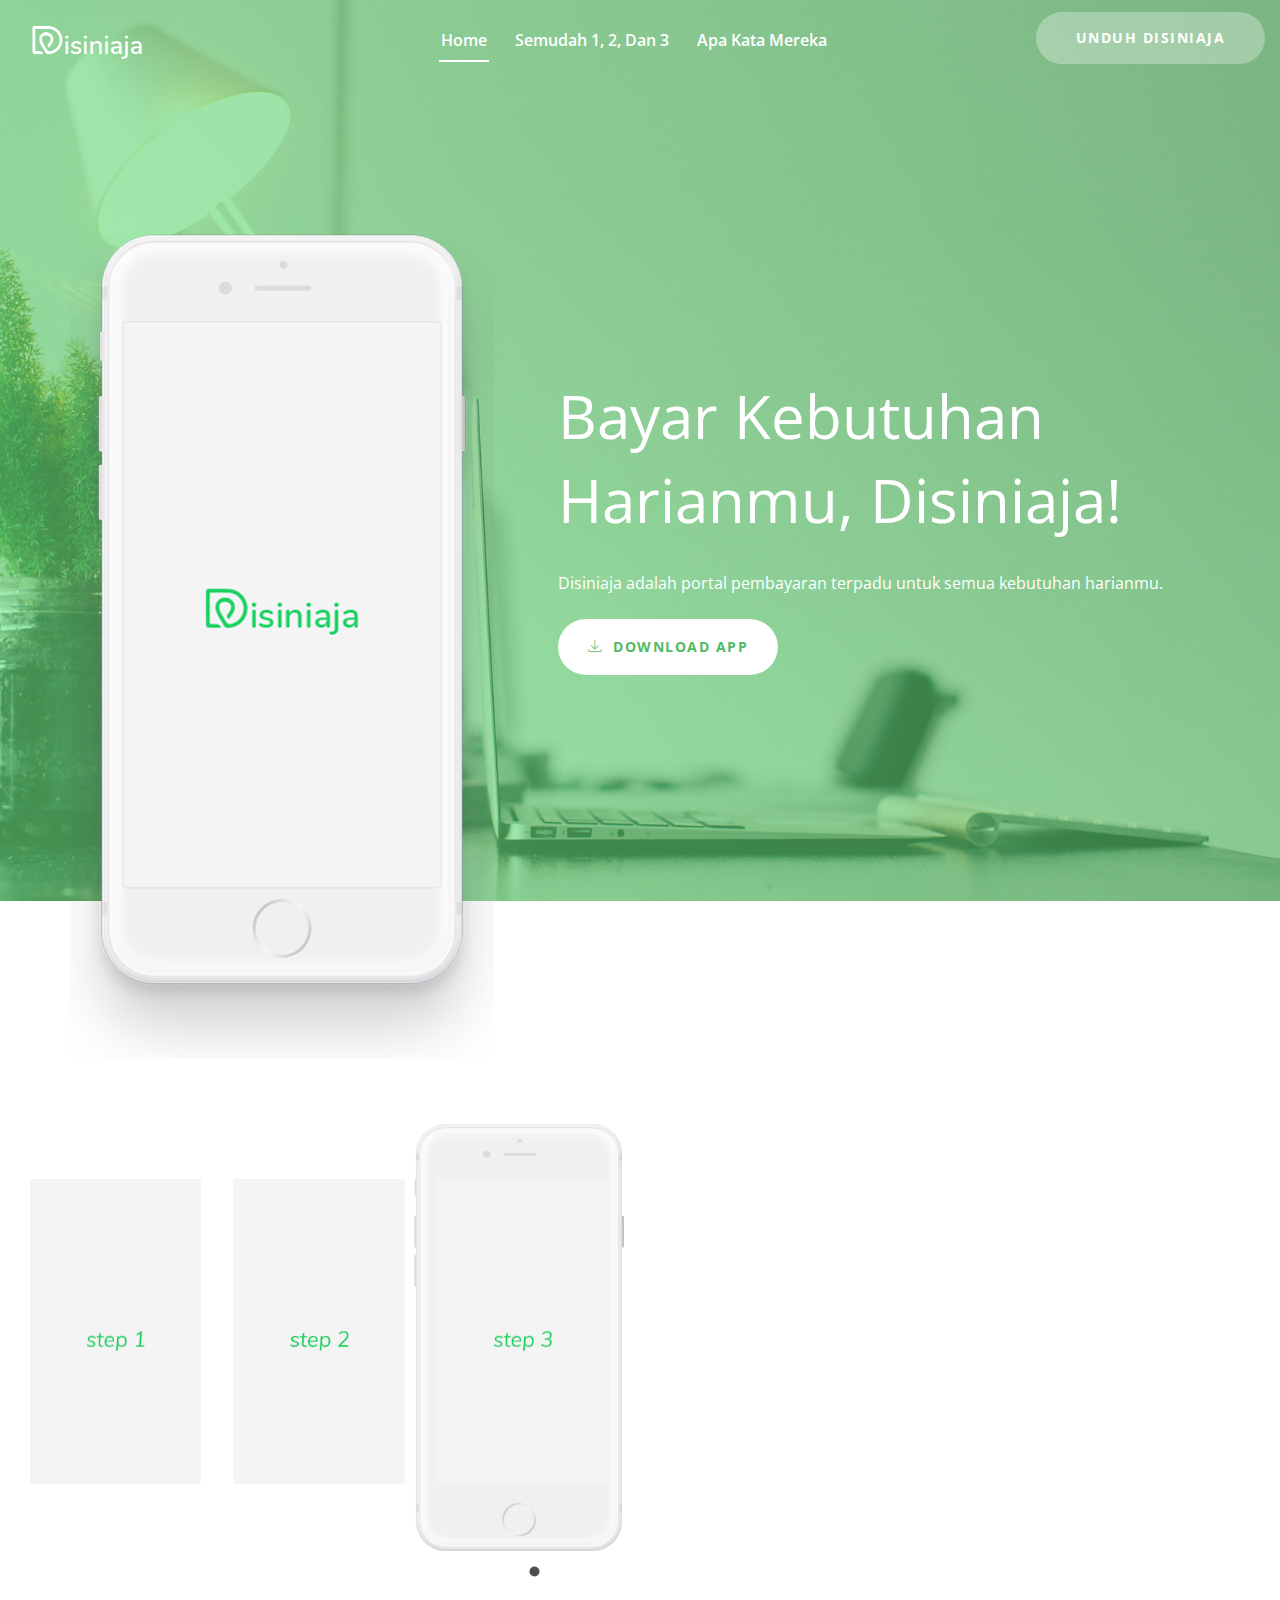
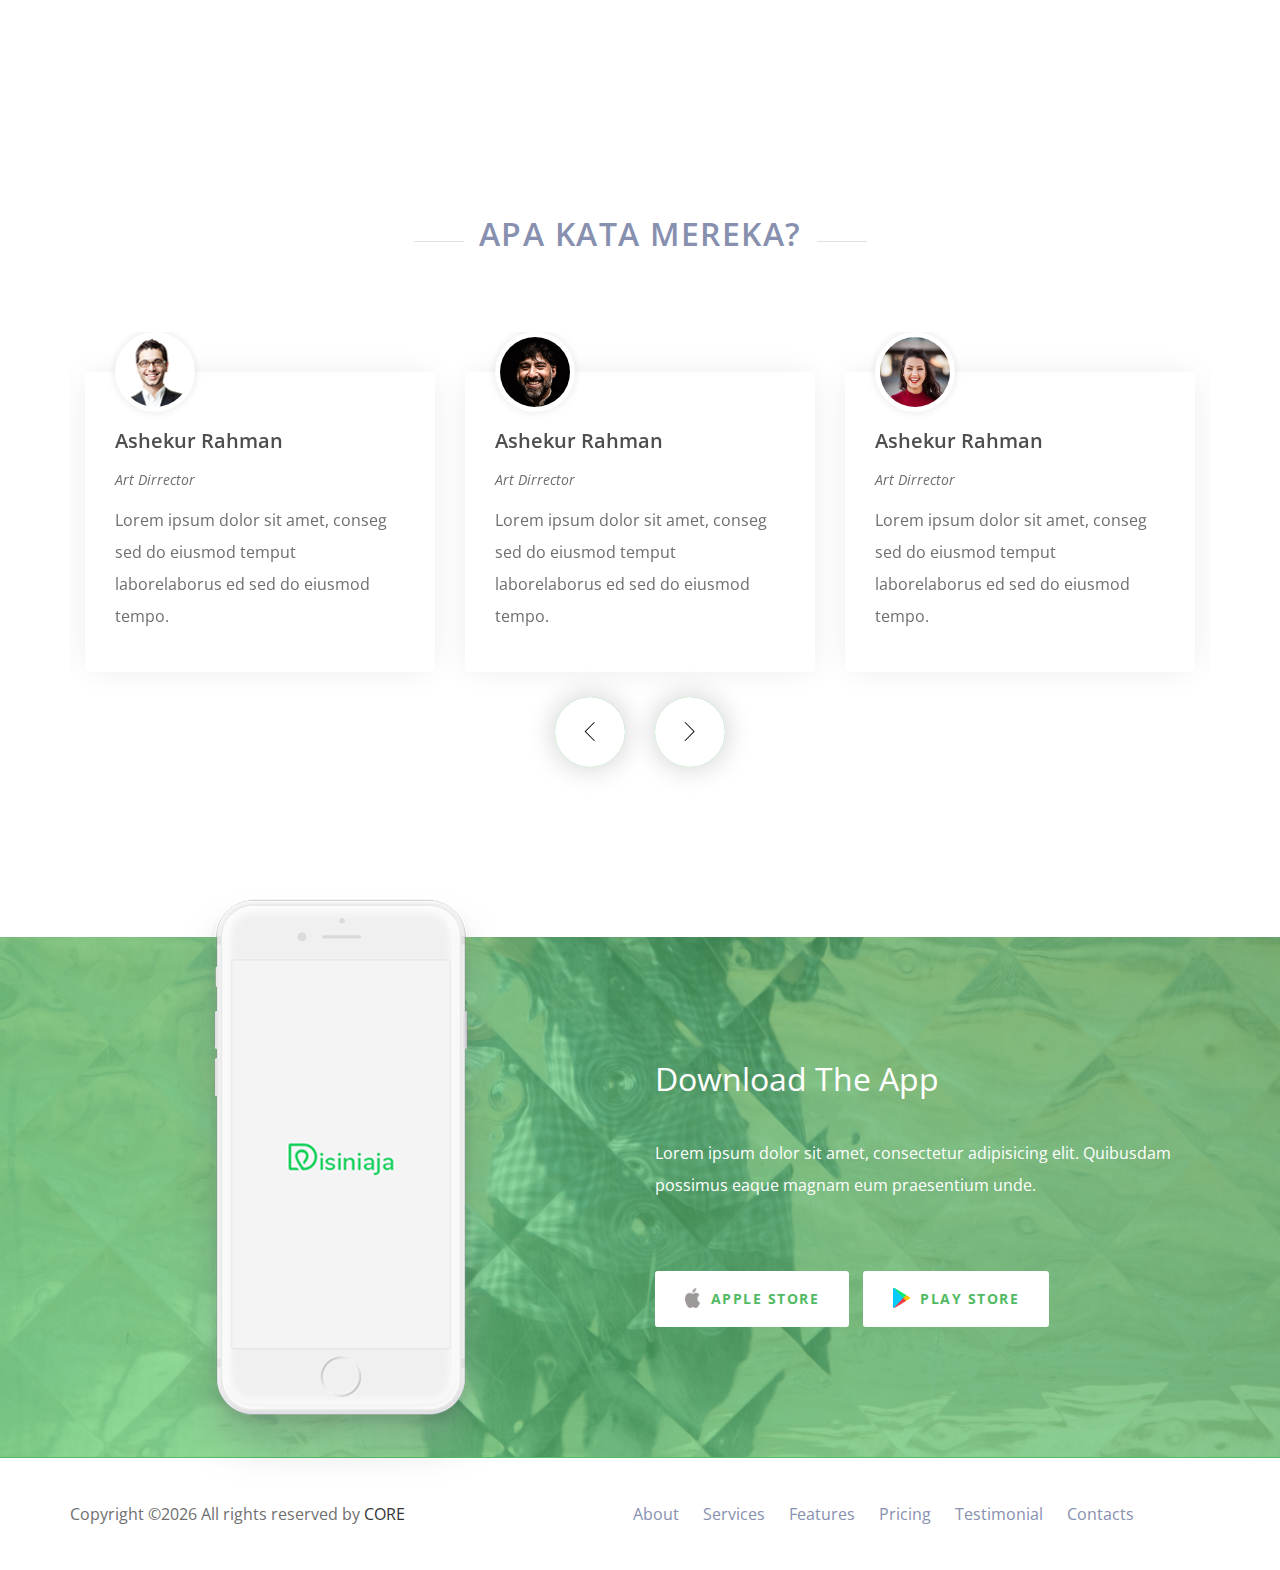
<file: index.html>
<!doctype html>
<html class="no-js" lang="zxx">

<head>
    <meta charset="utf-8">
    <meta name="author" content="Sumon Rahman">
    <meta name="description" content="">
    <meta name="keywords" content="HTML,CSS,XML,JavaScript">
    <meta http-equiv="x-ua-compatible" content="ie=edge">
    <meta name="viewport" content="width=device-width, initial-scale=1.0">
    <!-- Title -->
    <title>Bayar Apapun, Disiniaja!</title>
    <!-- Place favicon.ico in the root directory -->
    <link rel="apple-touch-icon" href="images/apple-touch-icon.png">
    <link rel="shortcut icon" href="images/favicon.png" />
    <!-- Plugin-CSS -->
    <link rel="stylesheet" href="css/bootstrap.min.css">
    <link rel="stylesheet" href="css/owl.carousel.min.css">
    <link rel="stylesheet" href="css/linearicons.css">
    <link rel="stylesheet" href="css/magnific-popup.css">
    <link rel="stylesheet" href="css/animate.css">
    <!-- Main-Stylesheets -->
    <link rel="stylesheet" href="css/normalize.css">
    <link rel="stylesheet" href="style.css">
    <link rel="stylesheet" href="css/responsive.css">
    <script src="js/vendor/modernizr-2.8.3.min.js"></script>
    <!--[if lt IE 9]>
        <script src="//oss.maxcdn.com/html5shiv/3.7.2/html5shiv.min.js"></script>
        <script src="//oss.maxcdn.com/respond/1.4.2/respond.min.js"></script>
    <![endif]-->
</head>

<body data-spy="scroll" data-target=".mainmenu-area">
    <!-- Preloader-content -->
    <div class="preloader">
        <span><i class="lnr lnr-sun"></i></span>
    </div>
    <!-- MainMenu-Area -->
    <nav class="mainmenu-area" data-spy="affix" data-offset-top="200">
        <div class="container-fluid">
            <div class="navbar-header">
                <button type="button" class="navbar-toggle" data-toggle="collapse" data-target="#primary_menu">
                    <span class="icon-bar"></span>
                    <span class="icon-bar"></span>
                    <span class="icon-bar"></span>
                </button>
                <a class="navbar-brand" href="#"><img src="images/logo.png" alt="Logo"></a>
            </div>
            <div class="collapse navbar-collapse" id="primary_menu">
                <ul class="nav navbar-nav mainmenu">
                    <li class="active"><a href="#home_page">Home</a></li>
                    <li><a href="#gallery_page">Semudah 1, 2, dan 3</a></li>
					<li><a href="#testimonial_page">Apa Kata Mereka</a></li>
                </ul>
                <div class="right-button hidden-xs">
                    <a href="download-area overlay">Unduh Disiniaja</a>
                </div>
            </div>
        </div>
    </nav>
    <!-- MainMenu-Area-End -->
    <!-- Home-Area -->
    <header class="home-area overlay" id="home_page">
        <div class="container">
            <div class="row">
                <div class="col-xs-12 hidden-sm col-md-5">
                    <figure class="mobile-image wow fadeInUp" data-wow-delay="0.2s">
                        <img src="images/header-apps.png" alt="">
                    </figure>
                </div>
                <div class="col-xs-12 col-md-7">
                    <div class="space-140 hidden-xs"></div>
                    <h1 class="wow fadeInUp" data-wow-delay="0.4s">Bayar Kebutuhan Harianmu, Disiniaja!</h1>
                    <div class="space-10"></div>
                    <div class="desc wow fadeInUp" data-wow-delay="0.6s">
                        <p>Disiniaja adalah portal pembayaran terpadu untuk semua kebutuhan harianmu.</p>
                    </div>
                    <div class="space-10"></div>
                    <a href="#" class="bttn-white wow fadeInUp" data-wow-delay="0.8s"><i class="lnr lnr-download"></i>Download App</a>
                </div>
            </div>
        </div>
    </header>
    <!-- Home-Area-End -->
    <!-- About-Area -->
    <!-- <section class="section-padding" id="about_page">
        <div class="container">
            <div class="row">
                <div class="col-xs-12 col-md-10 col-md-offset-1">
                    <div class="page-title text-center">
                        <img src="images/about-logo.png" alt="About Logo">
                        <div class="space-20"></div>
                        <h5 class="title">About Appy</h5>
                        <div class="space-30"></div>
                        <h3 class="blue-color">A beautiful app for consectetur adipisicing elit, sed do eiusmod tempor incididunt ut mollit anim id est laborum. Sedut perspiciatis unde omnis. </h3>
                        <div class="space-20"></div>
                        <p>Lorem ipsum dolor sit amet, consectetur adipiing elit, sed do eiusmod tempor incididunt ut labore et laborused sed do eiusmod tempor incididunt ut labore et laborused.</p>
                    </div>
                </div>
            </div>
        </div>
    </section> -->
    <!-- About-Area-End -->
	<!-- Gallery-Area -->
    <section class="gallery-area section-padding" id="gallery_page">
        <div class="container-fluid">
            <div class="row">
                <div class="col-xs-12 col-sm-6 gallery-slider">
                    <div class="gallery-slide">
                        <div class="item"><img src="images/gallery-1.png" alt=""></div>
                        <div class="item"><img src="images/gallery-2.png" alt=""></div>
                        <div class="item"><img src="images/gallery-3.png" alt=""></div>
                        <!-- <div class="item"><img src="images/gallery-4.png" alt=""></div>
                        <div class="item"><img src="images/gallery-1.jpg" alt=""></div>
                        <div class="item"><img src="images/gallery-2.jpg" alt=""></div>
                        <div class="item"><img src="images/gallery-3.jpg" alt=""></div>
                        <div class="item"><img src="images/gallery-1.jpg" alt=""></div>
                        <div class="item"><img src="images/gallery-2.jpg" alt=""></div>
                        <div class="item"><img src="images/gallery-3.jpg" alt=""></div>
                        <div class="item"><img src="images/gallery-4.jpg" alt=""></div>
                        <div class="item"><img src="images/gallery-1.jpg" alt=""></div>
                        <div class="item"><img src="images/gallery-2.jpg" alt=""></div>
                        <div class="item"><img src="images/gallery-3.jpg" alt=""></div>-->
                    </div>
                </div>
                <div class="col-xs-12 col-sm-5 col-lg-3">
                    <div class="page-title">
                        <h5 class="gray-color title wow fadeInUp" data-wow-delay="0.2s">Disiniaja ada untukmu</h5>
                        <div class="space-10"></div>
                        <h3 class="gray-color wow fadeInUp" data-wow-delay="0.4s">Semudah Berhitung 1, 2, dan 3</h3>
                    </div>
                    <div class="space-20"></div>
                    <div class="desc wow fadeInUp" data-wow-delay="0.6s">
                        <p>Kami mengerti waktu kalian berharga, maka dari itu kami membuat semua prosesnya mudah semudah berhitung 1, 2 dan 3</p>
                    </div>
                    <!-- <div class="space-50"></div>
                    <a href="#" class="bttn-default wow fadeInUp" data-wow-delay="0.8s">Learn More</a> -->
                </div>
            </div>
        </div>
    </section>
    <!-- Gallery-Area-End -->
    <!-- Testimonial-Area -->
    <section class="testimonial-area" id="testimonial_page">
        <div class="container">
            <div class="row">
                <div class="col-xs-12">
                    <div class="page-title text-center">
                        <h3 class="title">Apa Kata Mereka?</h3>
                        <div class="space-60"></div>
                    </div>
                </div>
            </div>
            <div class="row">
                <div class="col-xs-12">
                    <div class="team-slide">
                        <div class="team-box">
                            <div class="team-image">
                                <img src="images/team-1.png" alt="">
                            </div>
                            <h4>Ashekur Rahman</h4>
                            <h6 class="position">Art Dirrector</h6>
                            <p>Lorem ipsum dolor sit amet, conseg sed do eiusmod temput laborelaborus ed sed do eiusmod tempo.</p>
                        </div>
                        <div class="team-box">
                            <div class="team-image">
                                <img src="images/team-2.jpg" alt="">
                            </div>
                            <h4>Ashekur Rahman</h4>
                            <h6 class="position">Art Dirrector</h6>
                            <p>Lorem ipsum dolor sit amet, conseg sed do eiusmod temput laborelaborus ed sed do eiusmod tempo.</p>
                        </div>
                        <div class="team-box">
                            <div class="team-image">
                                <img src="images/team-3.jpg" alt="">
                            </div>
                            <h4>Ashekur Rahman</h4>
                            <h6 class="position">Art Dirrector</h6>
                            <p>Lorem ipsum dolor sit amet, conseg sed do eiusmod temput laborelaborus ed sed do eiusmod tempo.</p>
                        </div>
                        <div class="team-box">
                            <div class="team-image">
                                <img src="images/team-1.png" alt="">
                            </div>
                            <h4>Ashekur Rahman</h4>
                            <h6 class="position">Art Dirrector</h6>
                            <p>Lorem ipsum dolor sit amet, conseg sed do eiusmod temput laborelaborus ed sed do eiusmod tempo.</p>
                        </div>
                        <div class="team-box">
                            <div class="team-image">
                                <img src="images/team-2.jpg" alt="">
                            </div>
                            <h4>Ashekur Rahman</h4>
                            <h6 class="position">Art Dirrector</h6>
                            <p>Lorem ipsum dolor sit amet, conseg sed do eiusmod temput laborelaborus ed sed do eiusmod tempo.</p>
                        </div>
                        <div class="team-box">
                            <div class="team-image">
                                <img src="images/team-3.jpg" alt="">
                            </div>
                            <h4>Ashekur Rahman</h4>
                            <h6 class="position">Art Dirrector</h6>
                            <p>Lorem ipsum dolor sit amet, conseg sed do eiusmod temput laborelaborus ed sed do eiusmod tempo.</p>
                        </div>
                    </div>
                </div>
            </div>
        </div>
    </section>
    <!-- Testimonial-Area-End -->
	<!-- Subscribe-Form -->
    <!-- <div class="subscribe-area section-padding">
        <div class="container">
            <div class="row">
                <div class="col-xs-12 col-sm-8 col-sm-offset-2">
                    <div class="subscribe-form text-center">
                        <h3 class="blue-color">Subscribe for More Features</h3>
                        <div class="space-20"></div>
                        <form id="mc-form">
                            <input type="email" class="control" placeholder="Enter your email" required="required" id="mc-email">
                            <button class="bttn-white active" type="submit"><span class="lnr lnr-location"></span> Subscribe</button>
                            <label class="mt10" for="mc-email"></label>
                        </form>
                    </div>
                </div>
            </div>
        </div>
    </div> -->
    <!-- Subscribe-Form-Area -->
    <!-- Download-Area -->
    <div class="download-area overlay">
        <div class="container">
            <div class="row">
                <div class="col-xs-12 col-sm-6 hidden-sm">
                    <figure class="mobile-image">
                        <img src="images/mobile.png" alt="">
                    </figure>
                </div>
                <div class="col-xs-12 col-md-6 section-padding">
                    <h3 class="white-color">Download The App</h3>
                    <div class="space-20"></div>
                    <p>Lorem ipsum dolor sit amet, consectetur adipisicing elit. Quibusdam possimus eaque magnam eum praesentium unde.</p>
                    <div class="space-60"></div>
                    <a href="#" class="bttn-white sq"><img src="images/apple-icon.png" alt="apple icon"> Apple Store</a>
                    <a href="#" class="bttn-white sq"><img src="images/play-store-icon.png" alt="Play Store Icon"> Play Store</a>
                </div>
            </div>
        </div>
    </div>
    <!-- Download-Area-End -->
    <!-- Footer-Area -->
    <!-- <footer class="footer-area" id="contact_page">
        <div class="section-padding">
            <div class="container">
                <div class="row">
                    <div class="col-xs-12">
                        <div class="page-title text-center">
                            <h5 class="title">Contact US</h5>
                            <h3 class="dark-color">Find Us By Bellow Details</h3>
                            <div class="space-60"></div>
                        </div>
                    </div>
                </div>
                <div class="row">
                    <div class="col-xs-12 col-sm-4">
                        <div class="footer-box">
                            <div class="box-icon">
                                <span class="lnr lnr-map-marker"></span>
                            </div>
                            <p>8-54 Paya Lebar Square <br /> 60 Paya Lebar Roa SG, Singapore</p>
                        </div>
                        <div class="space-30 hidden visible-xs"></div>
                    </div>
                    <div class="col-xs-12 col-sm-4">
                        <div class="footer-box">
                            <div class="box-icon">
                                <span class="lnr lnr-phone-handset"></span>
                            </div>
                            <p>+65 93901336 <br /> +65 93901337</p>
                        </div>
                        <div class="space-30 hidden visible-xs"></div>
                    </div>
                    <div class="col-xs-12 col-sm-4">
                        <div class="footer-box">
                            <div class="box-icon">
                                <span class="lnr lnr-envelope"></span>
                            </div>
                            <p>yourmail@gmail.com <br /> backpiper.com@gmail.com
                            </p>
                        </div>
                    </div>
                </div>
            </div>
        </div> -->
        <!-- Footer-Bootom -->
        <div class="footer-bottom">
            <div class="container">
                <div class="row">
                    <div class="col-xs-12 col-md-5">
                        <!-- Link back to Colorlib can't be removed. Template is licensed under CC BY 3.0. -->
            <span>Copyright &copy;<script>document.write(new Date().getFullYear());</script> All rights reserved by <a href="https://coreds.github.io/Design/" target="_blank">CORE</a></span>
            <!-- Link back to Colorlib can't be removed. Template is licensed under CC BY 3.0. -->
                        <div class="space-30 hidden visible-xs"></div>
                    </div>
                    <div class="col-xs-12 col-md-7">
                        <div class="footer-menu">
                            <ul>
                                <li><a href="#">About</a></li>
                                <li><a href="#">Services</a></li>
                                <li><a href="#">Features</a></li>
                                <li><a href="#">Pricing</a></li>
                                <li><a href="#">Testimonial</a></li>
                                <li><a href="#">Contacts</a></li>
                            </ul>
                        </div>
                    </div>
                </div>
            </div>
        </div>
        <!-- Footer-Bootom-End -->
    </footer>
    <!-- Footer-Area-End -->
    <!--Vendor-JS-->
    <script src="js/vendor/jquery-1.12.4.min.js"></script>
    <script src="js/vendor/jquery-ui.js"></script>
    <script src="js/vendor/bootstrap.min.js"></script>
    <!--Plugin-JS-->
    <script src="js/owl.carousel.min.js"></script>
    <script src="js/contact-form.js"></script>
    <script src="js/ajaxchimp.js"></script>
    <script src="js/scrollUp.min.js"></script>
    <script src="js/magnific-popup.min.js"></script>
    <script src="js/wow.min.js"></script>
    <!--Main-active-JS-->
    <script src="js/main.js"></script>
</body>

</html>
</file>
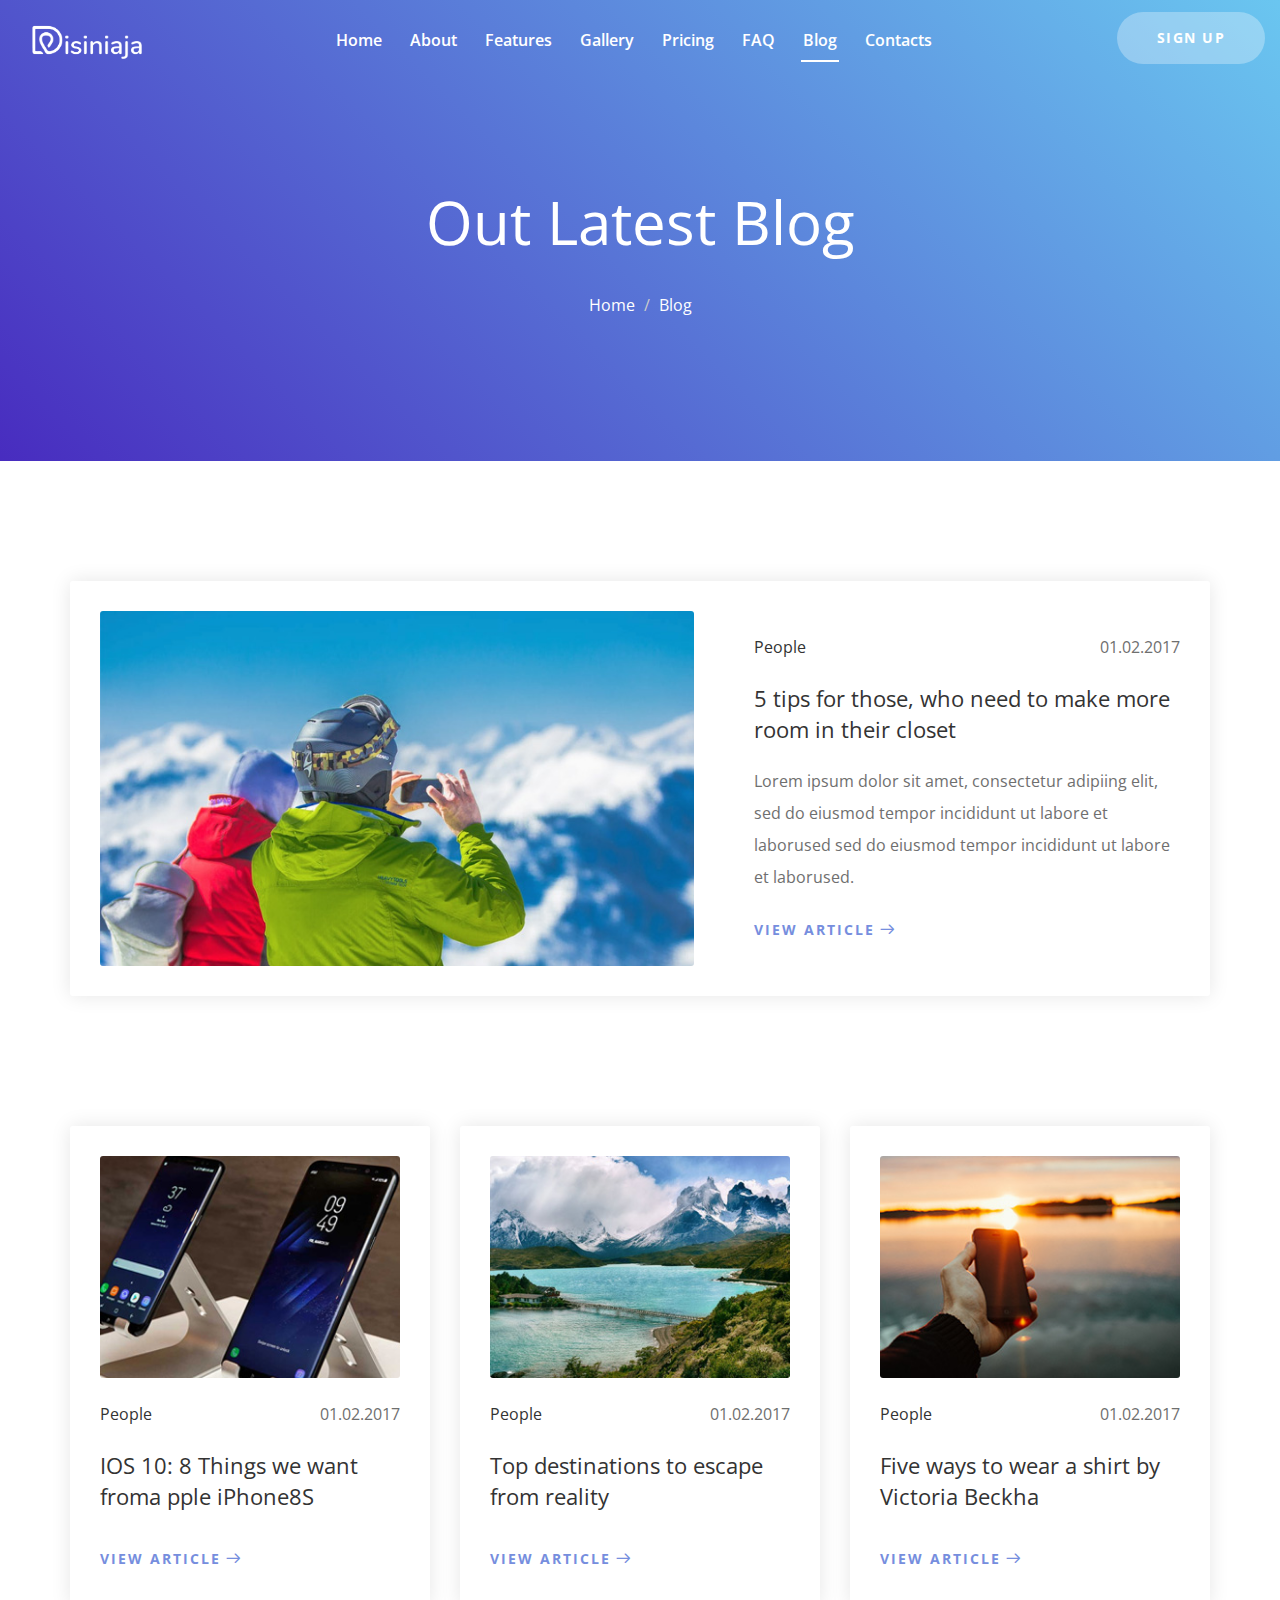
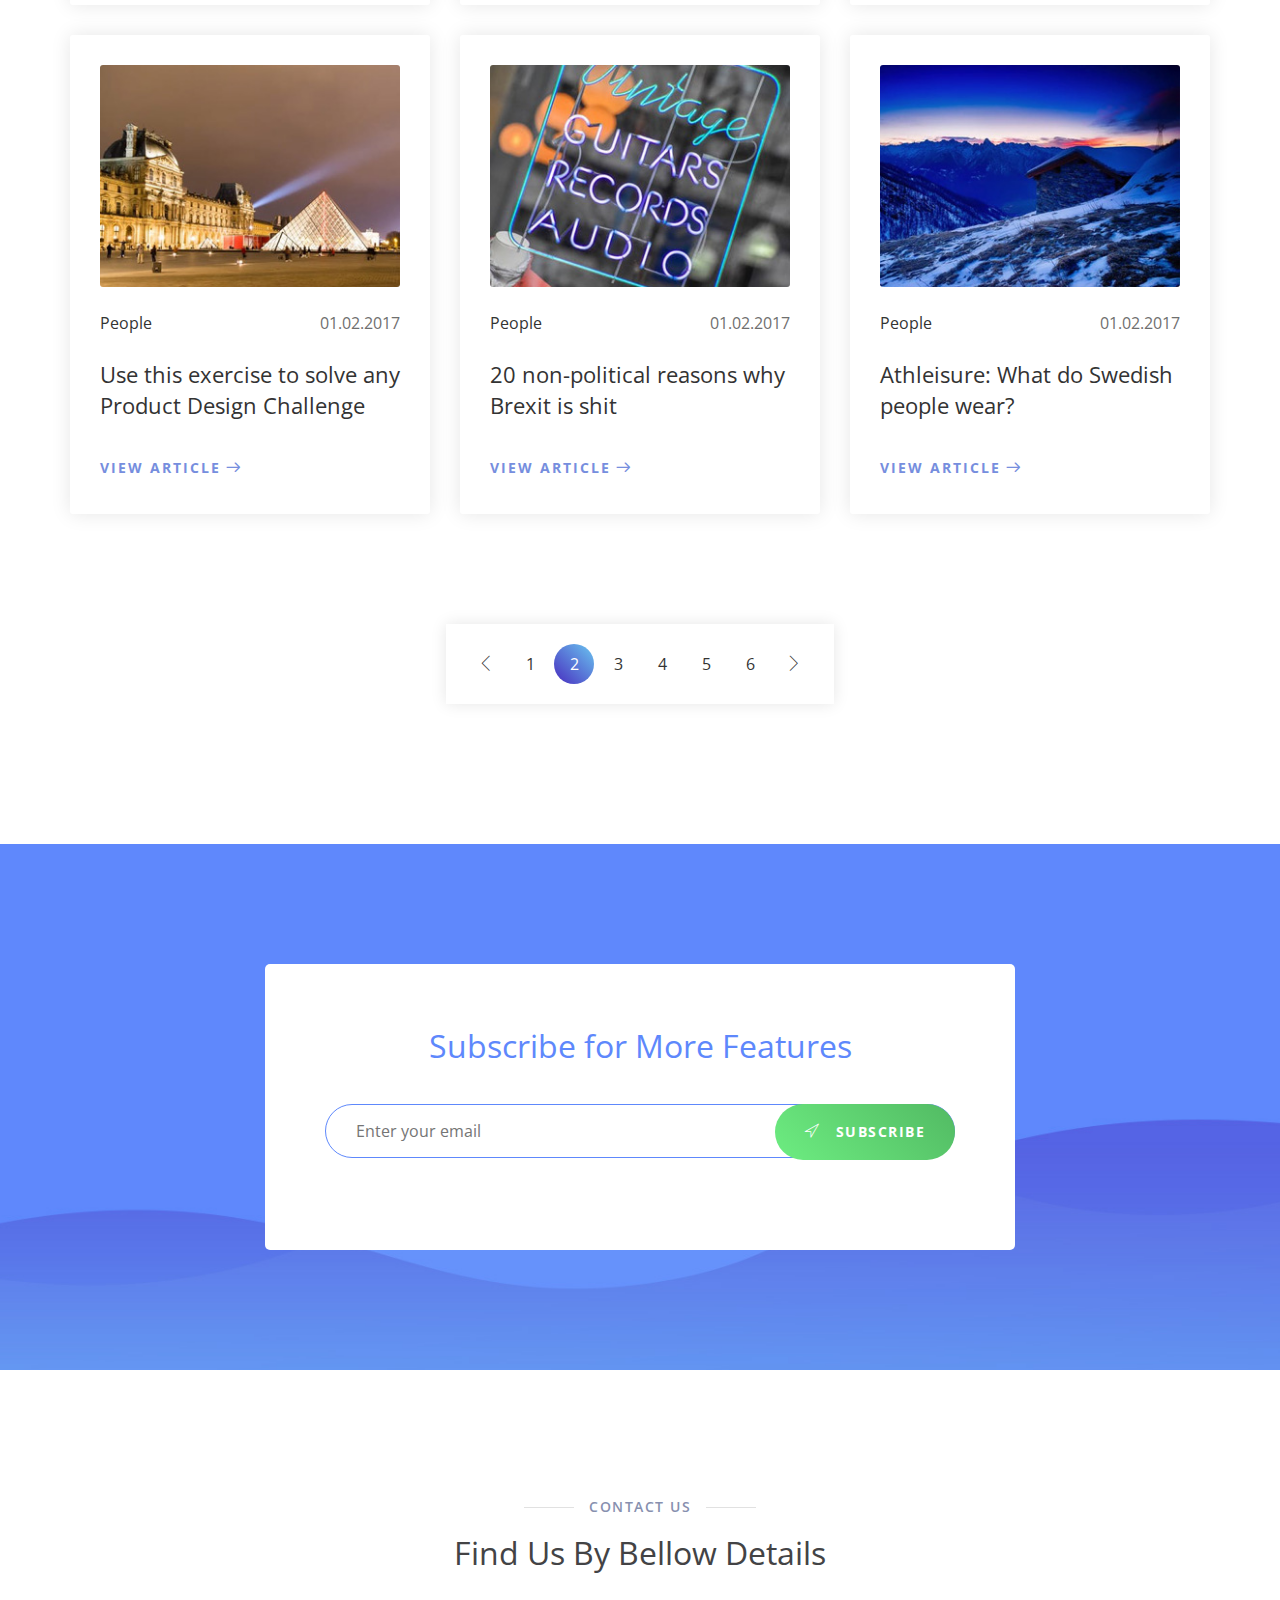
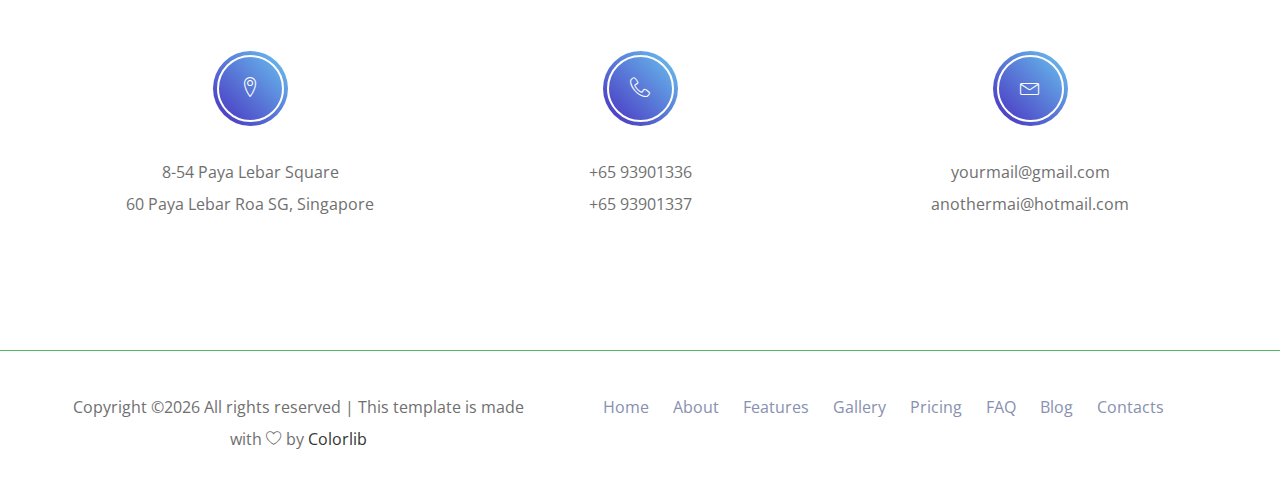
<file: blog.html>
<!doctype html>
<html class="no-js" lang="zxx">

<head>
    <meta charset="utf-8">
    <meta name="author" content="Ashekur Rahman">
    <meta name="description" content="">
    <meta name="keywords" content="HTML,CSS,XML,JavaScript">
    <meta http-equiv="x-ua-compatible" content="ie=edge">
    <meta name="viewport" content="width=device-width, initial-scale=1.0">
    <!-- Title -->
    <title>Appy App Landing Template.</title>
    <!-- Place favicon.ico in the root directory -->
    <link rel="apple-touch-icon" href="images/apple-touch-icon.png">
    <link rel="shortcut icon" type="image/ico" href="images/favicon.ico" />
    <!-- Plugin-CSS -->
    <link rel="stylesheet" href="css/bootstrap.min.css">
    <link rel="stylesheet" href="css/owl.carousel.min.css">
    <link rel="stylesheet" href="css/linearicons.css">
    <link rel="stylesheet" href="css/magnific-popup.css">
    <link rel="stylesheet" href="css/animate.css">
    <!-- Main-Stylesheets -->
    <link rel="stylesheet" href="css/normalize.css">
    <link rel="stylesheet" href="style.css">
    <link rel="stylesheet" href="css/responsive.css">
    <script src="js/vendor/modernizr-2.8.3.min.js"></script>
    <!--[if lt IE 9]>
        <script src="//oss.maxcdn.com/html5shiv/3.7.2/html5shiv.min.js"></script>
        <script src="//oss.maxcdn.com/respond/1.4.2/respond.min.js"></script>
    <![endif]-->
</head>

<body data-spy="scroll" data-target=".mainmenu-area">
    <!-- Preloader-content -->
    <div class="preloader">
        <span><i class="lnr lnr-sun"></i></span>
    </div>
    <!-- MainMenu-Area -->
    <nav class="mainmenu-area" data-spy="affix" data-offset-top="200">
        <div class="container-fluid">
            <div class="navbar-header">
                <button type="button" class="navbar-toggle" data-toggle="collapse" data-target="#primary_menu">
                    <span class="icon-bar"></span>
                    <span class="icon-bar"></span>
                    <span class="icon-bar"></span>
                </button>
                <a class="navbar-brand" href="#"><img src="images/logo.png" alt="Logo"></a>
            </div>
            <div class="collapse navbar-collapse" id="primary_menu">
                <ul class="nav navbar-nav mainmenu">
                    <li><a href="index.html#home_page">Home</a></li>
                    <li><a href="index.html#about_page">About</a></li>
                    <li><a href="index.html#features_page">Features</a></li>
                    <li><a href="index.html#gallery_page">Gallery</a></li>
                    <li><a href="index.html#price_page">Pricing</a></li>
                    <li><a href="index.html#questions_page">FAQ</a></li>
                    <li class="active"><a href="blog.html">Blog</a></li>
                    <li><a href="index.html#contact_page">Contacts</a></li>
                </ul>
                <div class="right-button hidden-xs">
                    <a href="#">Sign Up</a>
                </div>
            </div>
        </div>
    </nav>
    <!-- MainMenu-Area-End -->

    <header class="site-header">
        <div class="container">
            <div class="row">
                <div class="col-xs-12 text-center">
                    <h1 class="white-color">Out Latest Blog</h1>
                    <ul class="breadcrumb">
                        <li><a href="index.html">Home</a></li>
                        <li>Blog</li>
                    </ul>
                </div>
            </div>
        </div>
    </header>
    <div class="section-padding">
        <div class="container">
            <div class="row">
                <div class="col-xs-12">
                    <article class="post-single sticky">
                        <figure class="post-media">
                            <img src="images/sticky-image.jpg" alt="">
                        </figure>
                        <div class="post-body">
                            <div class="post-meta">
                                <div class="post-tags"><a href="#">People</a></div>
                                <div class="post-date">01.02.2017</div>
                            </div>
                            <h4 class="dark-color"><a href="single.html">5 tips for those, who need to make more room in their closet</a></h4>
                            <p>Lorem ipsum dolor sit amet, consectetur adipiing elit, sed do eiusmod tempor incididunt ut labore et laborused sed do eiusmod tempor incididunt ut labore et laborused.</p>
                            <a href="single.html" class="read-more">View Article</a>
                        </div>
                    </article>
                    <div class="space-100"></div>
                </div>
            </div>
            <div class="row">
                <div class="col-xs-12 col-sm-6 col-md-4">
                    <article class="post-single">
                        <figure class="post-media">
                            <img src="images/blog-1.jpg" alt="">
                        </figure>
                        <div class="post-body">
                            <div class="post-meta">
                                <div class="post-tags"><a href="#">People</a></div>
                                <div class="post-date">01.02.2017</div>
                            </div>
                            <h4 class="dark-color"><a href="single.html">IOS 10: 8 Things we want froma pple iPhone8S</a></h4>
                            <a href="single.html" class="read-more">View Article</a>
                        </div>
                    </article>
                </div>
                <div class="col-xs-12 col-sm-6 col-md-4">
                    <article class="post-single">
                        <figure class="post-media">
                            <img src="images/blog-2.jpg" alt="">
                        </figure>
                        <div class="post-body">
                            <div class="post-meta">
                                <div class="post-tags"><a href="#">People</a></div>
                                <div class="post-date">01.02.2017</div>
                            </div>
                            <h4 class="dark-color"><a href="single.html">Top destinations to escape from reality</a></h4>
                            <a href="single.html" class="read-more">View Article</a>
                        </div>
                    </article>
                </div>
                <div class="col-xs-12 col-sm-6 col-md-4">
                    <article class="post-single">
                        <figure class="post-media">
                            <img src="images/blog-3.jpg" alt="">
                        </figure>
                        <div class="post-body">
                            <div class="post-meta">
                                <div class="post-tags"><a href="#">People</a></div>
                                <div class="post-date">01.02.2017</div>
                            </div>
                            <h4 class="dark-color"><a href="single.html">Five ways to wear a shirt by Victoria Beckha</a></h4>
                            <a href="single.html" class="read-more">View Article</a>
                        </div>
                    </article>
                </div>
                <div class="col-xs-12 col-sm-6 col-md-4">
                    <article class="post-single">
                        <figure class="post-media">
                            <img src="images/blog-4.jpg" alt="">
                        </figure>
                        <div class="post-body">
                            <div class="post-meta">
                                <div class="post-tags"><a href="#">People</a></div>
                                <div class="post-date">01.02.2017</div>
                            </div>
                            <h4 class="dark-color"><a href="single.html">Use this exercise to solve any Product Design Challenge</a></h4>
                            <a href="single.html" class="read-more">View Article</a>
                        </div>
                    </article>
                </div>
                <div class="col-xs-12 col-sm-6 col-md-4">
                    <article class="post-single">
                        <figure class="post-media">
                            <img src="images/blog-5.jpg" alt="">
                        </figure>
                        <div class="post-body">
                            <div class="post-meta">
                                <div class="post-tags"><a href="#">People</a></div>
                                <div class="post-date">01.02.2017</div>
                            </div>
                            <h4 class="dark-color"><a href="single.html">20 non-political reasons why Brexit is shit</a></h4>
                            <a href="single.html" class="read-more">View Article</a>
                        </div>
                    </article>
                </div>
                <div class="col-xs-12 col-sm-6 col-md-4">
                    <article class="post-single">
                        <figure class="post-media">
                            <img src="images/blog-6.jpg" alt="">
                        </figure>
                        <div class="post-body">
                            <div class="post-meta">
                                <div class="post-tags"><a href="#">People</a></div>
                                <div class="post-date">01.02.2017</div>
                            </div>
                            <h4 class="dark-color"><a href="single.html">Athleisure: What do Swedish people wear?</a></h4>
                            <a href="single.html" class="read-more">View Article</a>
                        </div>
                    </article>
                </div>
            </div>
            <div class="row">
                <div class="col-xs-12">
                    <div class="pagination">
                        <div class="nav-links">
                            <a href="#" class="prev page-numbers"><i class="lnr lnr-chevron-left"></i></a>
                            <a href="#" class="page-numbers">1</a>
                            <span class="page-numbers current">2</span>
                            <a href="#" class="page-numbers">3</a>
                            <a href="#" class="page-numbers">4</a>
                            <a href="#" class="page-numbers">5</a>
                            <a href="#" class="page-numbers">6</a>
                            <a href="#" class="next page-numbers"><i class="lnr lnr-chevron-right"></i></a>
                        </div>
                    </div>
                </div>
            </div>
        </div>
    </div>
    <!-- Subscribe-Form -->
    <div class="subscribe-area section-padding">
        <div class="container">
            <div class="row">
                <div class="col-xs-12 col-sm-8 col-sm-offset-2">
                    <div class="subscribe-form text-center">
                        <h3 class="blue-color">Subscribe for More Features</h3>
                        <div class="space-20"></div>
                        <form id="mc-form">
                            <input type="email" class="control" placeholder="Enter your email" required="required" id="mc-email">
                            <button class="bttn-white active" type="submit"><span class="lnr lnr-location"></span> Subscribe</button>
                            <label class="mt10" for="mc-email"></label>
                        </form>
                    </div>
                </div>
            </div>
        </div>
    </div>
    <!-- Subscribe-Form-Area -->
    <!-- Footer-Area -->
    <footer class="footer-area" id="contact_page">
        <div class="section-padding">
            <div class="container">
                <div class="row">
                    <div class="col-xs-12">
                        <div class="page-title text-center">
                            <h5 class="title">Contact US</h5>
                            <h3 class="dark-color">Find Us By Bellow Details</h3>
                            <div class="space-60"></div>
                        </div>
                    </div>
                </div>
                <div class="row">
                    <div class="col-xs-12 col-sm-4">
                        <div class="footer-box">
                            <div class="box-icon">
                                <span class="lnr lnr-map-marker"></span>
                            </div>
                            <p>8-54 Paya Lebar Square <br /> 60 Paya Lebar Roa SG, Singapore</p>
                        </div>
                        <div class="space-30 hidden visible-xs"></div>
                    </div>
                    <div class="col-xs-12 col-sm-4">
                        <div class="footer-box">
                            <div class="box-icon">
                                <span class="lnr lnr-phone-handset"></span>
                            </div>
                            <p>+65 93901336 <br /> +65 93901337</p>
                        </div>
                        <div class="space-30 hidden visible-xs"></div>
                    </div>
                    <div class="col-xs-12 col-sm-4">
                        <div class="footer-box">
                            <div class="box-icon">
                                <span class="lnr lnr-envelope"></span>
                            </div>
                            <p>yourmail@gmail.com <br /> anothermai@hotmail.com
                            </p>
                        </div>
                    </div>
                </div>
            </div>
        </div>
        <!-- Footer-Bootom -->
        <div class="footer-bottom">
            <div class="container">
                <div class="row">
                    <div class="col-xs-12 col-md-5">

                        <!-- Link back to Colorlib can't be removed. Template is licensed under CC BY 3.0. -->
            <span>Copyright &copy;<script>document.write(new Date().getFullYear());</script> All rights reserved | This template is made with <i class="lnr lnr-heart" aria-hidden="true"></i> by <a href="https://colorlib.com" target="_blank">Colorlib</a></span>
            <!-- Link back to Colorlib can't be removed. Template is licensed under CC BY 3.0. -->
                        <div class="space-30 hidden visible-xs"></div>
                    </div>
                    <div class="col-xs-12 col-md-7">
                        <div class="footer-menu">
                            <ul>
                                <li class="active"><a href="index.html#home_page">Home</a></li>
                                <li><a href="index.html#about_page">About</a></li>
                                <li><a href="index.html#features_page">Features</a></li>
                                <li><a href="index.html#gallery_page">Gallery</a></li>
                                <li><a href="index.html#price_page">Pricing</a></li>
                                <li><a href="index.html#questions_page">FAQ</a></li>
                                <li><a href="blog.html">Blog</a></li>
                                <li><a href="index.html#contact_page">Contacts</a></li>
                            </ul>
                        </div>
                    </div>
                </div>
            </div>
        </div>
        <!-- Footer-Bootom-End -->
    </footer>
    <!-- Footer-Area-End -->
    <!--Vendor-JS-->
    <script src="js/vendor/jquery-1.12.4.min.js"></script>
    <script src="js/vendor/jquery-ui.js"></script>
    <script src="js/vendor/bootstrap.min.js"></script>
    <!--Plugin-JS-->
    <script src="js/owl.carousel.min.js"></script>
    <script src="js/contact-form.js"></script>
    <script src="js/ajaxchimp.js"></script>
    <script src="js/scrollUp.min.js"></script>
    <script src="js/magnific-popup.min.js"></script>
    <script src="js/wow.min.js"></script>
    <!--Main-active-JS-->
    <script src="js/main.js"></script>
</body>

</html>
</file>
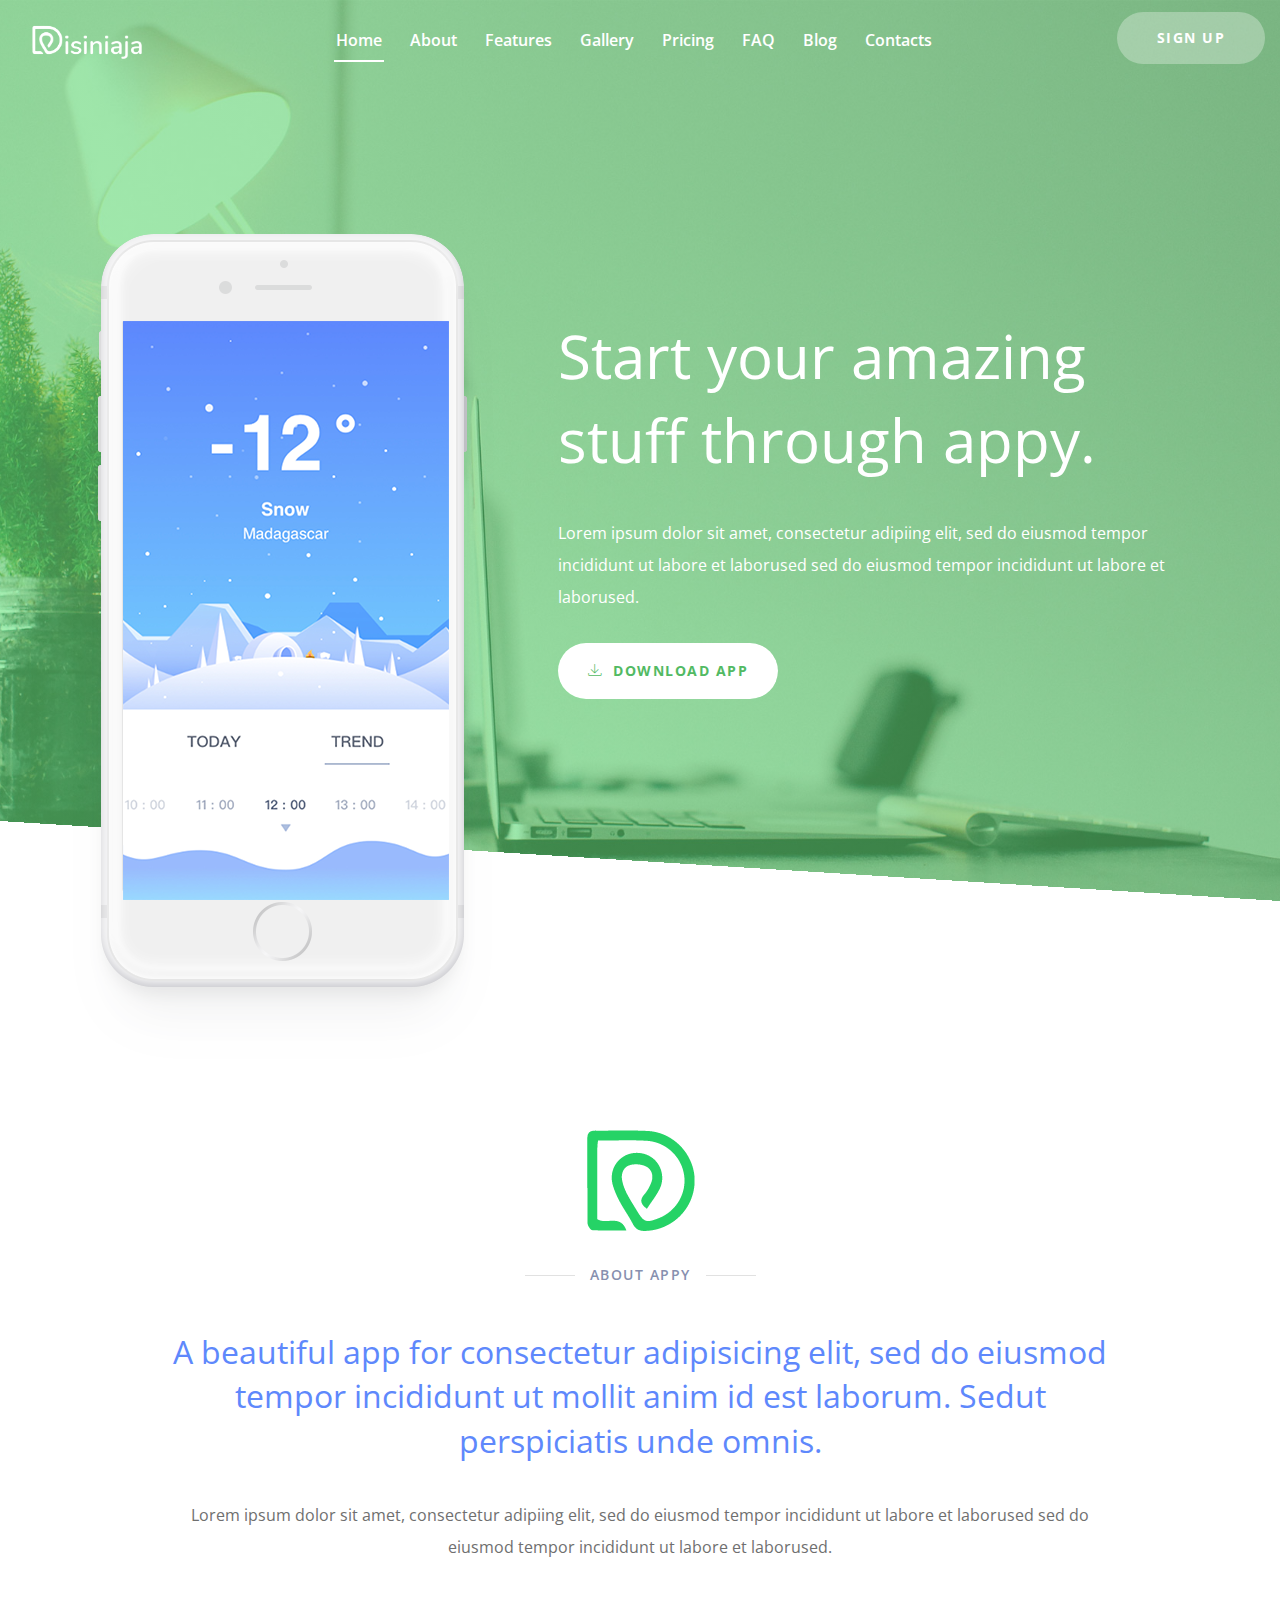
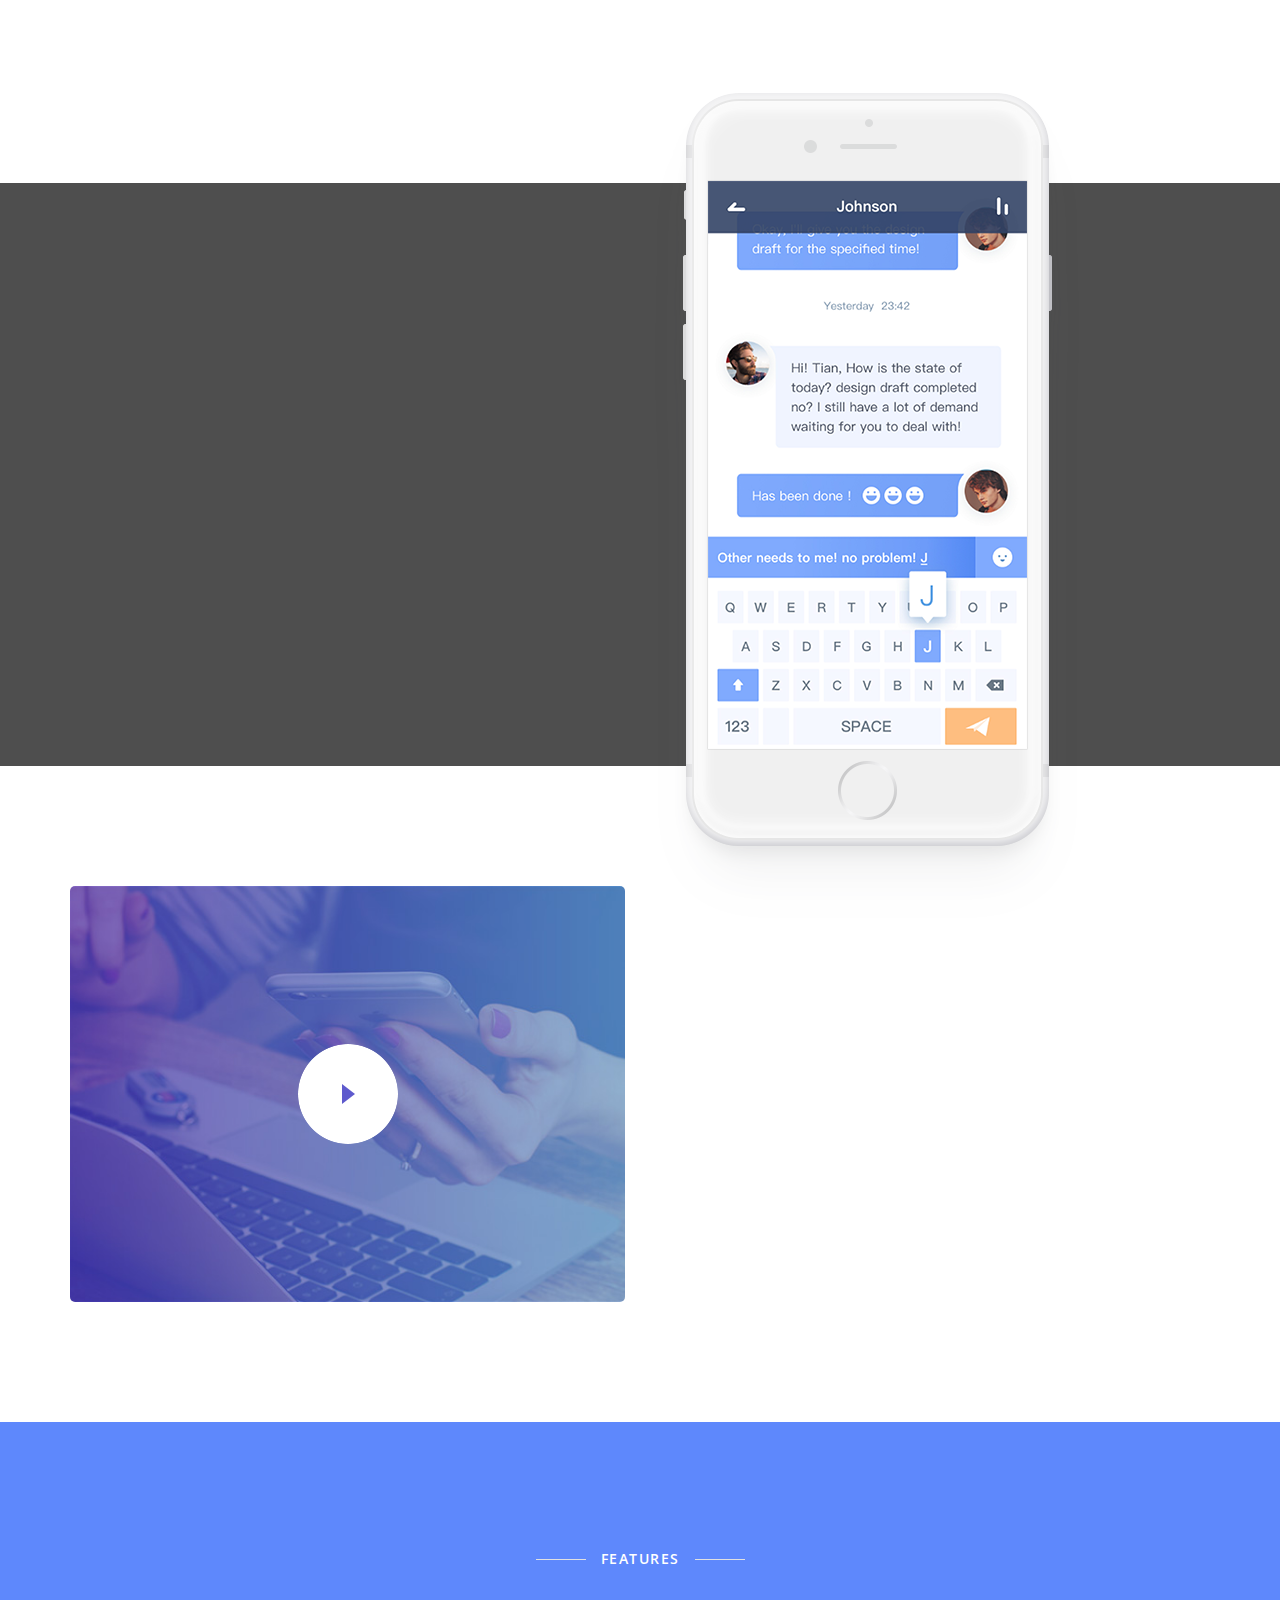
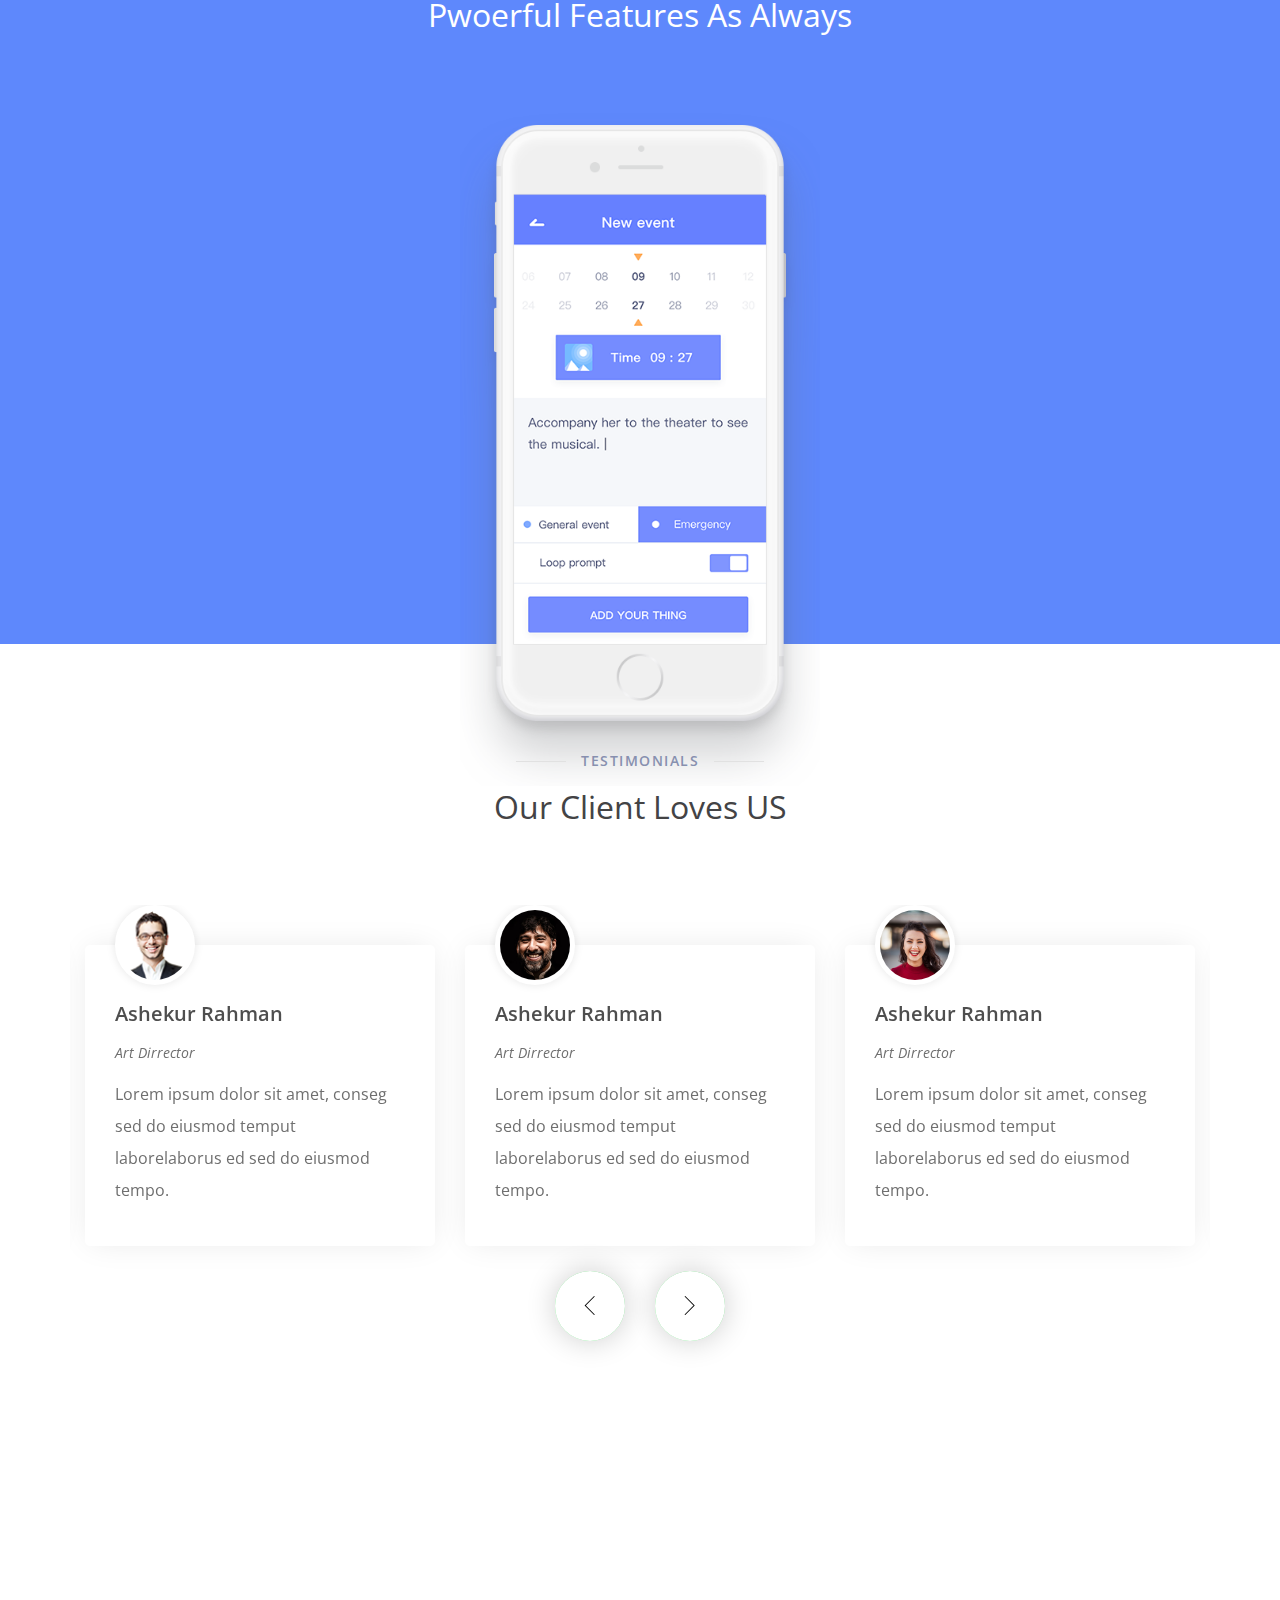
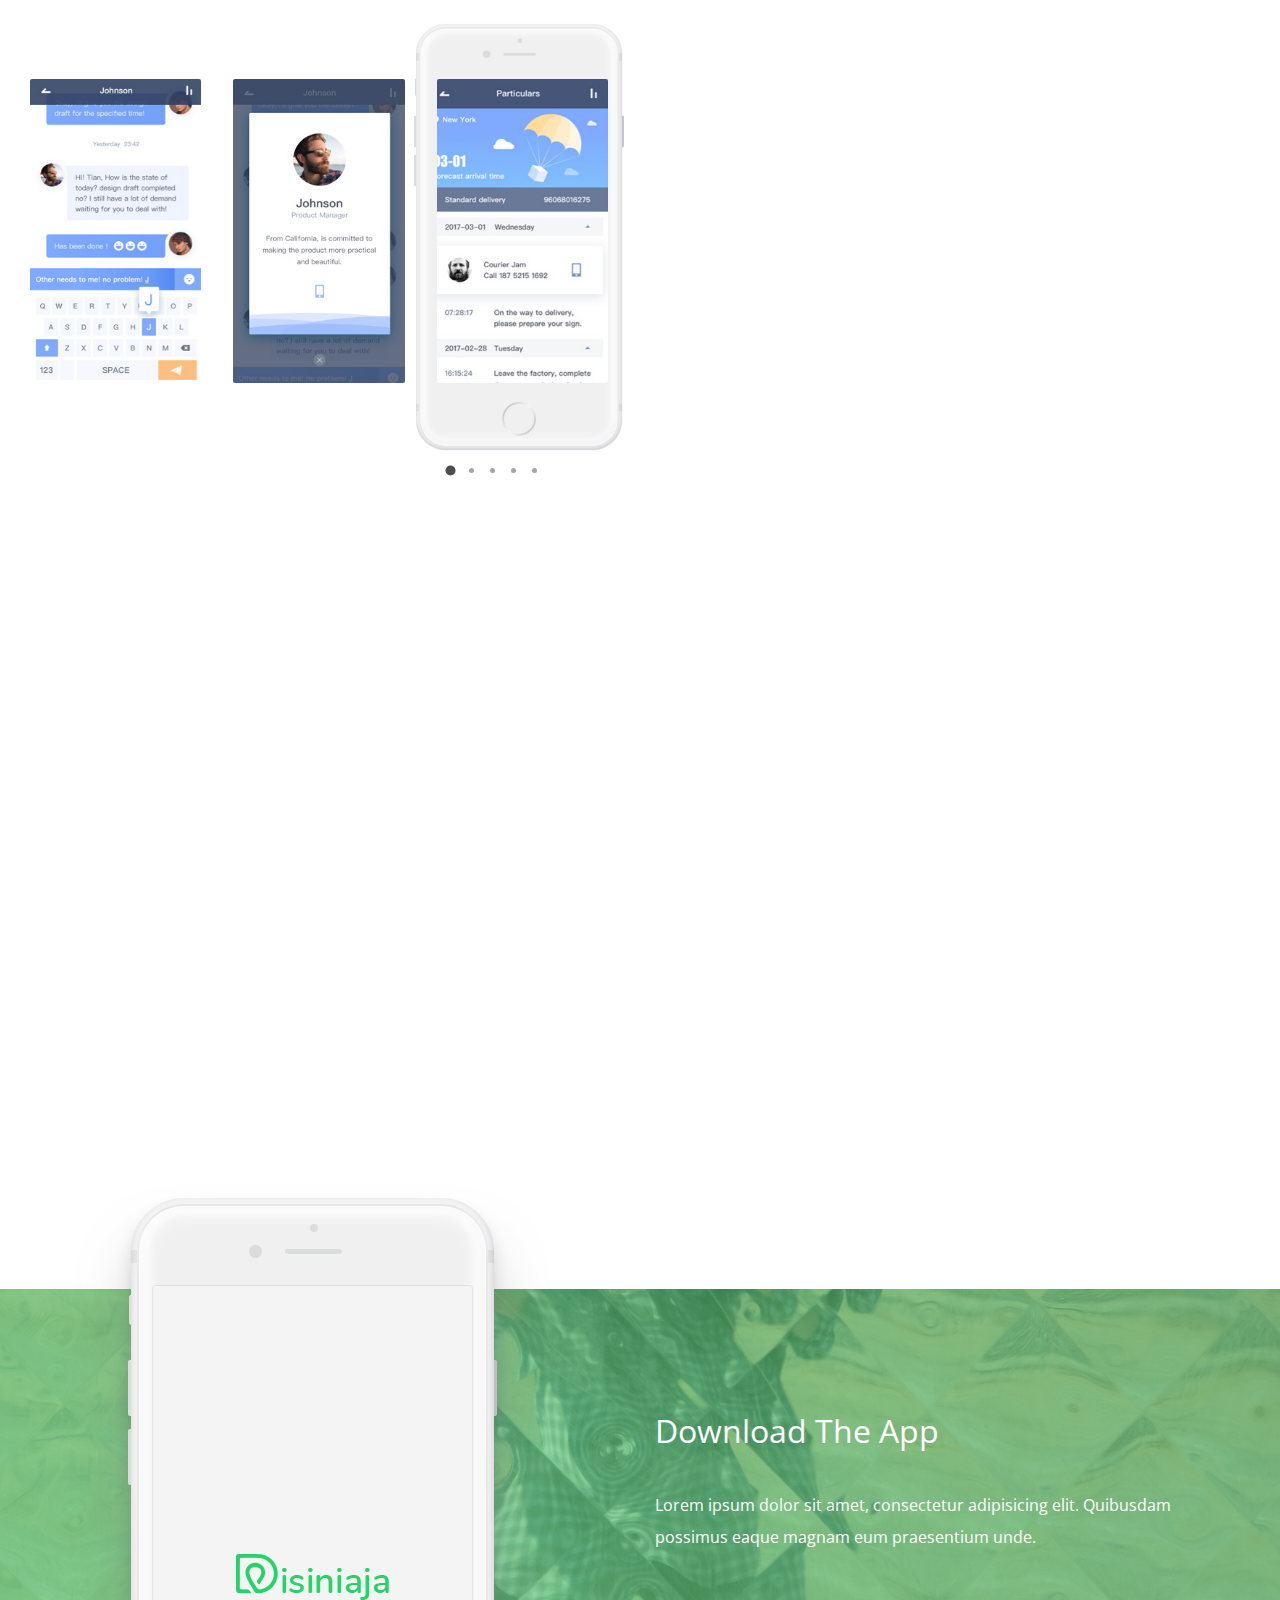
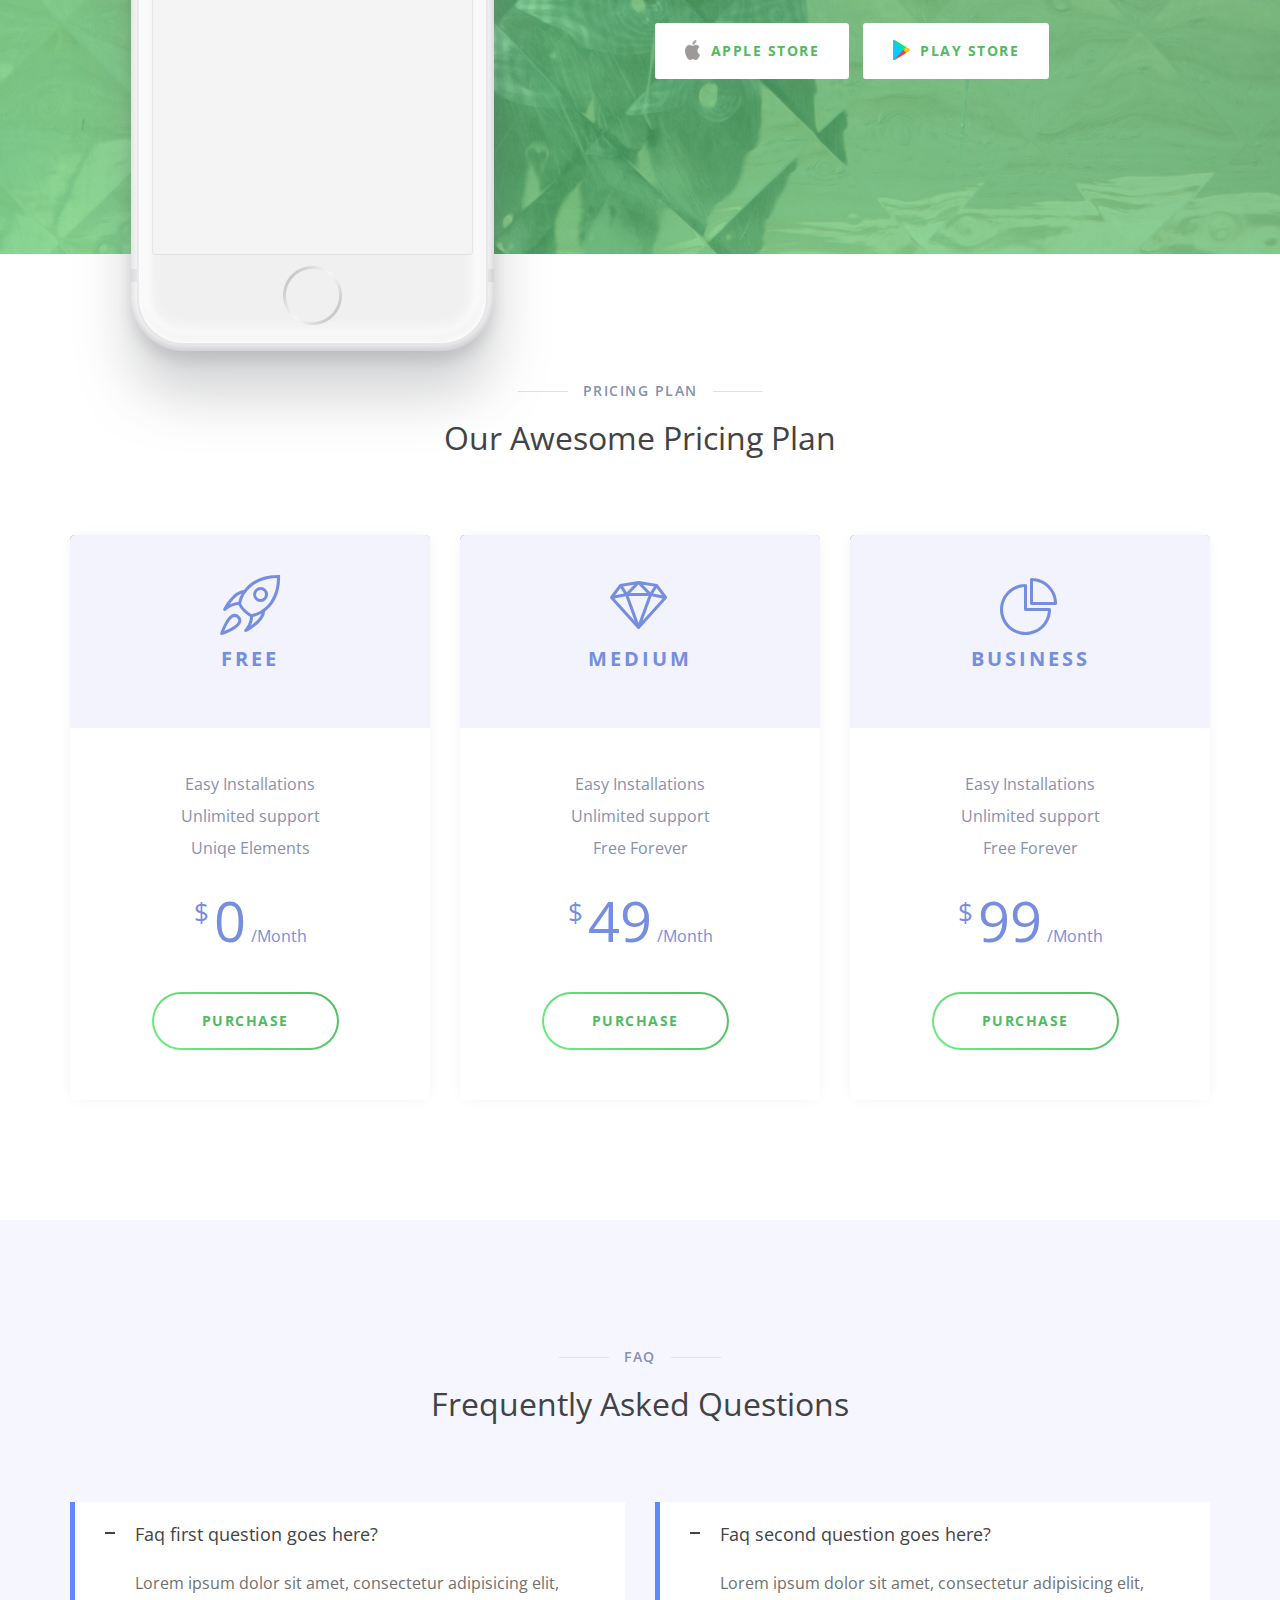
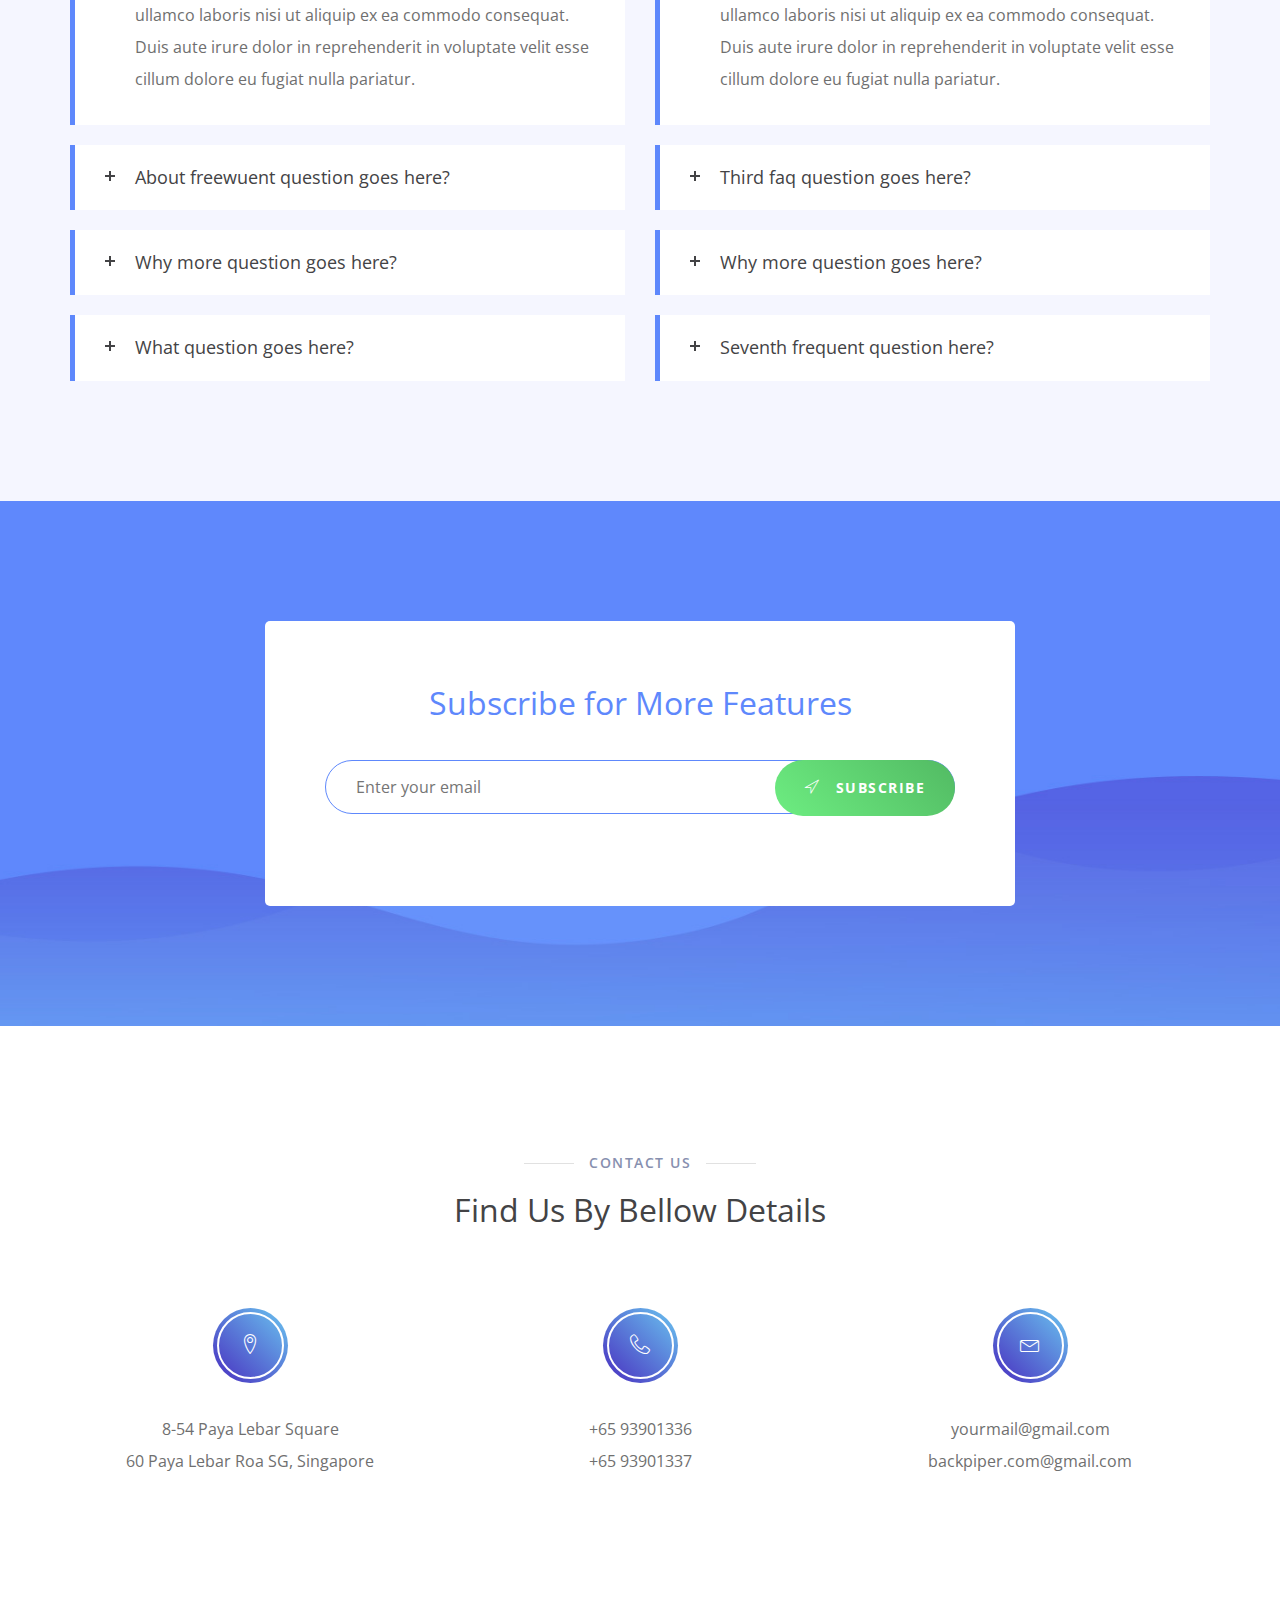
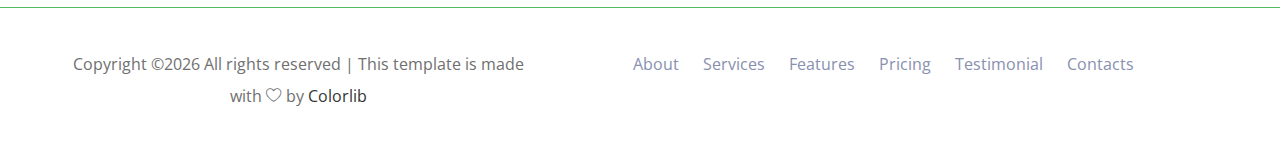
<file: index2.html>
<!doctype html>
<html class="no-js" lang="zxx">

<head>
    <meta charset="utf-8">
    <meta name="author" content="Sumon Rahman">
    <meta name="description" content="">
    <meta name="keywords" content="HTML,CSS,XML,JavaScript">
    <meta http-equiv="x-ua-compatible" content="ie=edge">
    <meta name="viewport" content="width=device-width, initial-scale=1.0">
    <!-- Title -->
    <title>Appy App Landing Template.</title>
    <!-- Place favicon.ico in the root directory -->
    <link rel="apple-touch-icon" href="images/apple-touch-icon.png">
    <link rel="shortcut icon" type="image/ico" href="images/favicon.ico" />
    <!-- Plugin-CSS -->
    <link rel="stylesheet" href="css/bootstrap.min.css">
    <link rel="stylesheet" href="css/owl.carousel.min.css">
    <link rel="stylesheet" href="css/linearicons.css">
    <link rel="stylesheet" href="css/magnific-popup.css">
    <link rel="stylesheet" href="css/animate.css">
    <!-- Main-Stylesheets -->
    <link rel="stylesheet" href="css/normalize.css">
    <link rel="stylesheet" href="style.css">
    <link rel="stylesheet" href="css/responsive.css">
    <script src="js/vendor/modernizr-2.8.3.min.js"></script>
    <!--[if lt IE 9]>
        <script src="//oss.maxcdn.com/html5shiv/3.7.2/html5shiv.min.js"></script>
        <script src="//oss.maxcdn.com/respond/1.4.2/respond.min.js"></script>
    <![endif]-->
</head>

<body data-spy="scroll" data-target=".mainmenu-area">
    <!-- Preloader-content -->
    <div class="preloader">
        <span><i class="lnr lnr-sun"></i></span>
    </div>
    <!-- MainMenu-Area -->
    <nav class="mainmenu-area" data-spy="affix" data-offset-top="200">
        <div class="container-fluid">
            <div class="navbar-header">
                <button type="button" class="navbar-toggle" data-toggle="collapse" data-target="#primary_menu">
                    <span class="icon-bar"></span>
                    <span class="icon-bar"></span>
                    <span class="icon-bar"></span>
                </button>
                <a class="navbar-brand" href="#"><img src="images/logo.png" alt="Logo"></a>
            </div>
            <div class="collapse navbar-collapse" id="primary_menu">
                <ul class="nav navbar-nav mainmenu">
                    <li class="active"><a href="#home_page">Home</a></li>
                    <li><a href="#about_page">About</a></li>
                    <li><a href="#features_page">Features</a></li>
                    <li><a href="#gallery_page">Gallery</a></li>
                    <li><a href="#price_page">Pricing</a></li>
                    <li><a href="#questions_page">FAQ</a></li>
                    <li><a href="blog.html">Blog</a></li>
                    <li><a href="#contact_page">Contacts</a></li>
                </ul>
                <div class="right-button hidden-xs">
                    <a href="#">Sign Up</a>
                </div>
            </div>
        </div>
    </nav>
    <!-- MainMenu-Area-End -->
    <!-- Home-Area -->
    <header class="home-area overlay angle" id="home_page">
        <div class="container">
            <div class="row">
                <div class="col-xs-12 hidden-sm col-md-5">
                    <figure class="mobile-image wow fadeInUp" data-wow-delay="0.2s">
                        <img src="images/header-mobile.png" alt="">
                    </figure>
                </div>
                <div class="col-xs-12 col-md-7">
                    <div class="space-80 hidden-xs"></div>
                    <h1 class="wow fadeInUp" data-wow-delay="0.4s">Start your amazing stuff through appy.</h1>
                    <div class="space-20"></div>
                    <div class="desc wow fadeInUp" data-wow-delay="0.6s">
                        <p>Lorem ipsum dolor sit amet, consectetur adipiing elit, sed do eiusmod tempor incididunt ut labore et laborused sed do eiusmod tempor incididunt ut labore et laborused.</p>
                    </div>
                    <div class="space-20"></div>
                    <a href="#" class="bttn-white wow fadeInUp" data-wow-delay="0.8s"><i class="lnr lnr-download"></i>Download App</a>
                </div>
            </div>
        </div>
    </header>
    <!-- Home-Area-End -->
    <!-- About-Area -->
    <section class="section-padding" id="about_page">
        <div class="container">
            <div class="row">
                <div class="col-xs-12 col-md-10 col-md-offset-1">
                    <div class="page-title text-center">
                        <img src="images/about-logo.png" alt="About Logo">
                        <div class="space-20"></div>
                        <h5 class="title">About Appy</h5>
                        <div class="space-30"></div>
                        <h3 class="blue-color">A beautiful app for consectetur adipisicing elit, sed do eiusmod tempor incididunt ut mollit anim id est laborum. Sedut perspiciatis unde omnis. </h3>
                        <div class="space-20"></div>
                        <p>Lorem ipsum dolor sit amet, consectetur adipiing elit, sed do eiusmod tempor incididunt ut labore et laborused sed do eiusmod tempor incididunt ut labore et laborused.</p>
                    </div>
                </div>
            </div>
        </div>
    </section>
    <!-- About-Area-End -->
    <!-- Progress-Area -->
    <section class="progress-area gray-bg" id="progress_page">
        <div class="container">
            <div class="row">
                <div class="col-xs-12 col-md-6">
                    <div class="page-title section-padding">
                        <h5 class="title wow fadeInUp" data-wow-delay="0.2s">Our Progress</h5>
                        <div class="space-10"></div>
                        <h3 class="dark-color wow fadeInUp" data-wow-delay="0.4s">Grat Application Ever</h3>
                        <div class="space-20"></div>
                        <div class="desc wow fadeInUp" data-wow-delay="0.6s">
                            <p>Lorem ipsum dolor sit amet, consectetur adipiing elit, sed do eiusmod tempor incididunt ut labore et laborused sed do eiusmod tempor incididunt ut labore et laborused.</p>
                        </div>
                        <div class="space-50"></div>
                        <a href="#" class="bttn-default wow fadeInUp" data-wow-delay="0.8s">Learn More</a>
                    </div>
                </div>
                <div class="col-xs-12 col-md-6">
                    <figure class="mobile-image">
                        <img src="images/progress-phone.png" alt="">
                    </figure>
                </div>
            </div>
        </div>
    </section>
    <!-- Progress-Area-End -->
    <!-- Video-Area -->
    <section class="video-area section-padding">
        <div class="container">
            <div class="row">
                <div class="col-xs-12 col-md-6">
                    <div class="video-photo">
                        <img src="images/video-image.jpg" alt="">
                        <a href="https://www.youtube.com/watch?v=ScrDhTsX0EQ" class="popup video-button">
                            <img src="images/play-button.png" alt="">
                        </a>
                    </div>
                </div>
                <div class="col-xs-12 col-md-5 col-md-offset-1">
                    <div class="space-60 hidden visible-xs"></div>
                    <div class="page-title">
                        <h5 class="title wow fadeInUp" data-wow-delay="0.2s">VIDEO FEATURES</h5>
                        <div class="space-10"></div>
                        <h3 class="dark-color wow fadeInUp" data-wow-delay="0.4s">Grat Application Ever</h3>
                        <div class="space-20"></div>
                        <div class="desc wow fadeInUp" data-wow-delay="0.6s">
                            <p>Lorem ipsum dolor sit amet, consectetur adipiing elit, sed do eiusmod tempor incididunt ut labore et laborused sed do eiusmod tempor incididunt ut labore et laborused.</p>
                        </div>
                        <div class="space-50"></div>
                        <a href="#" class="bttn-default wow fadeInUp" data-wow-delay="0.8s">Learn More</a>
                    </div>
                </div>
            </div>
        </div>
    </section>
    <!-- Video-Area-End -->
    <!-- Feature-Area -->
    <section class="feature-area section-padding-top" id="features_page">
        <div class="container">
            <div class="row">
                <div class="col-xs-12 col-sm-8 col-sm-offset-2">
                    <div class="page-title text-center">
                        <h5 class="title">Features</h5>
                        <div class="space-10"></div>
                        <h3>Pwoerful Features As Always</h3>
                        <div class="space-60"></div>
                    </div>
                </div>
            </div>
            <div class="row">
                <div class="col-xs-12 col-sm-6 col-md-4">
                    <div class="service-box wow fadeInUp" data-wow-delay="0.2s">
                        <div class="box-icon">
                            <i class="lnr lnr-rocket"></i>
                        </div>
                        <h4>Fast &amp; Powerful</h4>
                        <p>Lorem ipsum dolor sit amet, consectetur adipisicing elit.</p>
                    </div>
                    <div class="space-60"></div>
                    <div class="service-box wow fadeInUp" data-wow-delay="0.4s">
                        <div class="box-icon">
                            <i class="lnr lnr-paperclip"></i>
                        </div>
                        <h4>Easily Editable</h4>
                        <p>Lorem ipsum dolor sit amet, consectetur adipisicing elit.</p>
                    </div>
                    <div class="space-60"></div>
                    <div class="service-box wow fadeInUp" data-wow-delay="0.6s">
                        <div class="box-icon">
                            <i class="lnr lnr-cloud-download"></i>
                        </div>
                        <h4>Cloud Storage</h4>
                        <p>Lorem ipsum dolor sit amet, consectetur adipisicing elit.</p>
                    </div>
                    <div class="space-60"></div>
                </div>
                <div class="hidden-xs hidden-sm col-md-4">
                    <figure class="mobile-image">
                        <img src="images/feature-image.png" alt="Feature Photo">
                    </figure>
                </div>
                <div class="col-xs-12 col-sm-6 col-md-4">
                    <div class="service-box wow fadeInUp" data-wow-delay="0.2s">
                        <div class="box-icon">
                            <i class="lnr lnr-clock"></i>
                        </div>
                        <h4>Easy Notifications</h4>
                        <p>Lorem ipsum dolor sit amet, consectetur adipisicing elit.</p>
                    </div>
                    <div class="space-60"></div>
                    <div class="service-box wow fadeInUp" data-wow-delay="0.4s">
                        <div class="box-icon">
                            <i class="lnr lnr-laptop-phone"></i>
                        </div>
                        <h4>Fully Responsive</h4>
                        <p>Lorem ipsum dolor sit amet, consectetur adipisicing elit.</p>
                    </div>
                    <div class="space-60"></div>
                    <div class="service-box wow fadeInUp" data-wow-delay="0.6s">
                        <div class="box-icon">
                            <i class="lnr lnr-cog"></i>
                        </div>
                        <h4>Editable Layout</h4>
                        <p>Lorem ipsum dolor sit amet, consectetur adipisicing elit.</p>
                    </div>
                    <div class="space-60"></div>
                </div>
            </div>
        </div>
    </section>
    <!-- Feature-Area-End -->
    <!-- Testimonial-Area -->
    <section class="testimonial-area" id="testimonial_page">
        <div class="container">
            <div class="row">
                <div class="col-xs-12">
                    <div class="page-title text-center">
                        <h5 class="title">Testimonials</h5>
                        <h3 class="dark-color">Our Client Loves US</h3>
                        <div class="space-60"></div>
                    </div>
                </div>
            </div>
            <div class="row">
                <div class="col-xs-12">
                    <div class="team-slide">
                        <div class="team-box">
                            <div class="team-image">
                                <img src="images/team-1.png" alt="">
                            </div>
                            <h4>Ashekur Rahman</h4>
                            <h6 class="position">Art Dirrector</h6>
                            <p>Lorem ipsum dolor sit amet, conseg sed do eiusmod temput laborelaborus ed sed do eiusmod tempo.</p>
                        </div>
                        <div class="team-box">
                            <div class="team-image">
                                <img src="images/team-2.jpg" alt="">
                            </div>
                            <h4>Ashekur Rahman</h4>
                            <h6 class="position">Art Dirrector</h6>
                            <p>Lorem ipsum dolor sit amet, conseg sed do eiusmod temput laborelaborus ed sed do eiusmod tempo.</p>
                        </div>
                        <div class="team-box">
                            <div class="team-image">
                                <img src="images/team-3.jpg" alt="">
                            </div>
                            <h4>Ashekur Rahman</h4>
                            <h6 class="position">Art Dirrector</h6>
                            <p>Lorem ipsum dolor sit amet, conseg sed do eiusmod temput laborelaborus ed sed do eiusmod tempo.</p>
                        </div>
                        <div class="team-box">
                            <div class="team-image">
                                <img src="images/team-1.png" alt="">
                            </div>
                            <h4>Ashekur Rahman</h4>
                            <h6 class="position">Art Dirrector</h6>
                            <p>Lorem ipsum dolor sit amet, conseg sed do eiusmod temput laborelaborus ed sed do eiusmod tempo.</p>
                        </div>
                        <div class="team-box">
                            <div class="team-image">
                                <img src="images/team-2.jpg" alt="">
                            </div>
                            <h4>Ashekur Rahman</h4>
                            <h6 class="position">Art Dirrector</h6>
                            <p>Lorem ipsum dolor sit amet, conseg sed do eiusmod temput laborelaborus ed sed do eiusmod tempo.</p>
                        </div>
                        <div class="team-box">
                            <div class="team-image">
                                <img src="images/team-3.jpg" alt="">
                            </div>
                            <h4>Ashekur Rahman</h4>
                            <h6 class="position">Art Dirrector</h6>
                            <p>Lorem ipsum dolor sit amet, conseg sed do eiusmod temput laborelaborus ed sed do eiusmod tempo.</p>
                        </div>
                    </div>
                </div>
            </div>
        </div>
    </section>
    <!-- Testimonial-Area-End -->
    <!-- Gallery-Area -->
    <section class="gallery-area section-padding angle" id="gallery_page">
        <div class="container-fluid">
            <div class="row">
                <div class="col-xs-12 col-sm-6 gallery-slider">
                    <div class="gallery-slide">
                        <div class="item"><img src="images/gallery-1.jpg" alt=""></div>
                        <div class="item"><img src="images/gallery-2.jpg" alt=""></div>
                        <div class="item"><img src="images/gallery-3.jpg" alt=""></div>
                        <div class="item"><img src="images/gallery-4.jpg" alt=""></div>
                        <div class="item"><img src="images/gallery-1.jpg" alt=""></div>
                        <div class="item"><img src="images/gallery-2.jpg" alt=""></div>
                        <div class="item"><img src="images/gallery-3.jpg" alt=""></div>
                        <div class="item"><img src="images/gallery-1.jpg" alt=""></div>
                        <div class="item"><img src="images/gallery-2.jpg" alt=""></div>
                        <div class="item"><img src="images/gallery-3.jpg" alt=""></div>
                        <div class="item"><img src="images/gallery-4.jpg" alt=""></div>
                        <div class="item"><img src="images/gallery-1.jpg" alt=""></div>
                        <div class="item"><img src="images/gallery-2.jpg" alt=""></div>
                        <div class="item"><img src="images/gallery-3.jpg" alt=""></div>
                    </div>
                </div>
                <div class="col-xs-12 col-sm-5 col-lg-3">
                    <div class="page-title">
                        <h5 class="white-color title wow fadeInUp" data-wow-delay="0.2s">Screenshots</h5>
                        <div class="space-10"></div>
                        <h3 class="white-color wow fadeInUp" data-wow-delay="0.4s">Screenshot 01</h3>
                    </div>
                    <div class="space-20"></div>
                    <div class="desc wow fadeInUp" data-wow-delay="0.6s">
                        <p>Lorem ipsum dolor sit amet, consectetur adipiing elit, sed do eiusmod tempor incididunt ut labore et laborused sed do eiusmod tempor incididunt ut labore et laborused.</p>
                    </div>
                    <div class="space-50"></div>
                    <a href="#" class="bttn-default wow fadeInUp" data-wow-delay="0.8s">Learn More</a>
                </div>
            </div>
        </div>
    </section>
    <!-- Gallery-Area-End -->
    <!-- How-To-Use -->
    <section class="section-padding">
        <div class="container">
            <div class="row">
                <div class="col-xs-12 col-sm-6">
                    <div class="page-title">
                        <h5 class="title wow fadeInUp" data-wow-delay="0.2s">Our features</h5>
                        <div class="space-10"></div>
                        <h3 class="dark-color wow fadeInUp" data-wow-delay="0.4s">Aour Approach of Design is Prety Simple and Clear</h3>
                    </div>
                    <div class="space-20"></div>
                    <div class="desc wow fadeInUp" data-wow-delay="0.6s">
                        <p>Lorem ipsum dolor sit amet, consectetur adipiing elit, sed do eiusmod tempor incididunt ut labore et laborused sed do eiusmod tempor incididunt ut labore et laborused.</p>
                    </div>
                    <div class="space-50"></div>
                    <a href="#" class="bttn-default wow fadeInUp" data-wow-delay="0.8s">Learn More</a>
                </div>
                <div class="col-xs-12 col-sm-6 col-md-5 col-md-offset-1">
                    <div class="space-60 hidden visible-xs"></div>
                    <div class="service-box wow fadeInUp" data-wow-delay="0.2s">
                        <div class="box-icon">
                            <i class="lnr lnr-clock"></i>
                        </div>
                        <h4>Easy Notifications</h4>
                        <p>Lorem ipsum dolor sit amet, consectetur adipisicing elit, sed do eiusmod tempor.</p>
                    </div>
                    <div class="space-50"></div>
                    <div class="service-box wow fadeInUp" data-wow-delay="0.2s">
                        <div class="box-icon">
                            <i class="lnr lnr-laptop-phone"></i>
                        </div>
                        <h4>Fully Responsive</h4>
                        <p>Lorem ipsum dolor sit amet, consectetur adipisicing elit, sed do eiusmod tempor.</p>
                    </div>
                    <div class="space-50"></div>
                    <div class="service-box wow fadeInUp" data-wow-delay="0.2s">
                        <div class="box-icon">
                            <i class="lnr lnr-cog"></i>
                        </div>
                        <h4>Editable Layout</h4>
                        <p>Lorem ipsum dolor sit amet, consectetur adipisicing elit, sed do eiusmod tempor.</p>
                    </div>
                </div>
            </div>
        </div>
    </section>
    <!-- How-To-Use-End -->
    <!-- Download-Area -->
    <div class="download-area overlay">
        <div class="container">
            <div class="row">
                <div class="col-xs-12 col-sm-6 hidden-sm">
                    <figure class="mobile-image">
                        <img src="images/download-image.png" alt="">
                    </figure>
                </div>
                <div class="col-xs-12 col-md-6 section-padding">
                    <h3 class="white-color">Download The App</h3>
                    <div class="space-20"></div>
                    <p>Lorem ipsum dolor sit amet, consectetur adipisicing elit. Quibusdam possimus eaque magnam eum praesentium unde.</p>
                    <div class="space-60"></div>
                    <a href="#" class="bttn-white sq"><img src="images/apple-icon.png" alt="apple icon"> Apple Store</a>
                    <a href="#" class="bttn-white sq"><img src="images/play-store-icon.png" alt="Play Store Icon"> Play Store</a>
                </div>
            </div>
        </div>
    </div>
    <!-- Download-Area-End -->
    <!--Price-Area -->
    <section class="section-padding price-area" id="price_page">
        <div class="container">
            <div class="row">
                <div class="col-xs-12">
                    <div class="page-title text-center">
                        <h5 class="title">Pricing Plan</h5>
                        <h3 class="dark-color">Our Awesome Pricing Plan</h3>
                        <div class="space-60"></div>
                    </div>
                </div>
            </div>
            <div class="row">
                <div class="col-xs-12 col-sm-4">
                    <div class="price-box">
                        <div class="price-header">
                            <div class="price-icon">
                                <span class="lnr lnr-rocket"></span>
                            </div>
                            <h4 class="upper">Free</h4>
                        </div>
                        <div class="price-body">
                            <ul>
                                <li>Easy Installations</li>
                                <li>Unlimited support</li>
                                <li>Uniqe Elements</li>
                            </ul>
                        </div>
                        <div class="price-rate">
                            <sup>&#36;</sup> <span class="rate">0</span> <small>/Month</small>
                        </div>
                        <div class="price-footer">
                            <a href="#" class="bttn-white">Purchase</a>
                        </div>
                    </div>
                    <div class="space-30 hidden visible-xs"></div>
                </div>
                <div class="col-xs-12 col-sm-4">
                    <div class="price-box">
                        <div class="price-header">
                            <div class="price-icon">
                                <span class="lnr lnr-diamond"></span>
                            </div>
                            <h4 class="upper">Medium</h4>
                        </div>
                        <div class="price-body">
                            <ul>
                                <li>Easy Installations</li>
                                <li>Unlimited support</li>
                                <li>Free Forever</li>
                            </ul>
                        </div>
                        <div class="price-rate">
                            <sup>&#36;</sup> <span class="rate">49</span> <small>/Month</small>
                        </div>
                        <div class="price-footer">
                            <a href="#" class="bttn-white">Purchase</a>
                        </div>
                    </div>
                    <div class="space-30 hidden visible-xs"></div>
                </div>
                <div class="col-xs-12 col-sm-4">
                    <div class="price-box">
                        <div class="price-header">
                            <div class="price-icon">
                                <span class="lnr lnr-pie-chart"></span>
                            </div>
                            <h4 class="upper">Business</h4>
                        </div>
                        <div class="price-body">
                            <ul>
                                <li>Easy Installations</li>
                                <li>Unlimited support</li>
                                <li>Free Forever</li>
                            </ul>
                        </div>
                        <div class="price-rate">
                            <sup>&#36;</sup> <span class="rate">99</span> <small>/Month</small>
                        </div>
                        <div class="price-footer">
                            <a href="#" class="bttn-white">Purchase</a>
                        </div>
                    </div>
                </div>
            </div>
        </div>
    </section>
    <!--Price-Area-End -->
    <!--Questions-Area -->
    <section id="questions_page" class="questions-area section-padding">
        <div class="container">
            <div class="row">
                <div class="col-xs-12">
                    <div class="page-title text-center">
                        <h5 class="title">FAQ</h5>
                        <h3 class="dark-color">Frequently Asked Questions</h3>
                        <div class="space-60"></div>
                    </div>
                </div>
            </div>
            <div class="row">
                <div class="col-xs-12 col-sm-6">
                    <div class="toggole-boxs">
                        <h3>Faq first question goes here? </h3>
                        <div>
                            <p>Lorem ipsum dolor sit amet, consectetur adipisicing elit, ullamco laboris nisi ut aliquip ex ea commodo consequat. Duis aute irure dolor in reprehenderit in voluptate velit esse cillum dolore eu fugiat nulla pariatur.</p>
                        </div>
                        <h3>About freewuent question goes here? </h3>
                        <div>
                            <p>Lorem ipsum dolor sit amet, consectetur adipisicing elit, ullamco laboris nisi ut aliquip ex ea commodo consequat. Duis aute irure dolor in reprehenderit in voluptate velit esse cillum dolore eu fugiat nulla pariatur.</p>
                        </div>
                        <h3>Why more question goes here? </h3>
                        <div>
                            <p>Lorem ipsum dolor sit amet, consectetur adipisicing elit, ullamco laboris nisi ut aliquip ex ea commodo consequat. Duis aute irure dolor in reprehenderit in voluptate velit esse cillum dolore eu fugiat nulla pariatur.</p>
                        </div>
                        <h3>What question goes here? </h3>
                        <div>
                            <p>Lorem ipsum dolor sit amet, consectetur adipisicing elit, ullamco laboris nisi ut aliquip ex ea commodo consequat. Duis aute irure dolor in reprehenderit in voluptate velit esse cillum dolore eu fugiat nulla pariatur.</p>
                        </div>
                    </div>
                </div>
                <div class="col-xs-12 col-sm-6">
                    <div class="space-20 hidden visible-xs"></div>
                    <div class="toggole-boxs">
                        <h3>Faq second question goes here? </h3>
                        <div>
                            <p>Lorem ipsum dolor sit amet, consectetur adipisicing elit, ullamco laboris nisi ut aliquip ex ea commodo consequat. Duis aute irure dolor in reprehenderit in voluptate velit esse cillum dolore eu fugiat nulla pariatur.</p>
                        </div>
                        <h3>Third faq question goes here? </h3>
                        <div>
                            <p>Lorem ipsum dolor sit amet, consectetur adipisicing elit, ullamco laboris nisi ut aliquip ex ea commodo consequat. Duis aute irure dolor in reprehenderit in voluptate velit esse cillum dolore eu fugiat nulla pariatur.</p>
                        </div>
                        <h3>Why more question goes here? </h3>
                        <div>
                            <p>Lorem ipsum dolor sit amet, consectetur adipisicing elit, ullamco laboris nisi ut aliquip ex ea commodo consequat. Duis aute irure dolor in reprehenderit in voluptate velit esse cillum dolore eu fugiat nulla pariatur.</p>
                        </div>
                        <h3>Seventh frequent question here? </h3>
                        <div>
                            <p>Lorem ipsum dolor sit amet, consectetur adipisicing elit, ullamco laboris nisi ut aliquip ex ea commodo consequat. Duis aute irure dolor in reprehenderit in voluptate velit esse cillum dolore eu fugiat nulla pariatur.</p>
                        </div>
                    </div>
                </div>
            </div>
        </div>
    </section>
    <!--Questions-Area-End -->
    <!-- Subscribe-Form -->
    <div class="subscribe-area section-padding">
        <div class="container">
            <div class="row">
                <div class="col-xs-12 col-sm-8 col-sm-offset-2">
                    <div class="subscribe-form text-center">
                        <h3 class="blue-color">Subscribe for More Features</h3>
                        <div class="space-20"></div>
                        <form id="mc-form">
                            <input type="email" class="control" placeholder="Enter your email" required="required" id="mc-email">
                            <button class="bttn-white active" type="submit"><span class="lnr lnr-location"></span> Subscribe</button>
                            <label class="mt10" for="mc-email"></label>
                        </form>
                    </div>
                </div>
            </div>
        </div>
    </div>
    <!-- Subscribe-Form-Area -->
    <!-- Footer-Area -->
    <footer class="footer-area" id="contact_page">
        <div class="section-padding">
            <div class="container">
                <div class="row">
                    <div class="col-xs-12">
                        <div class="page-title text-center">
                            <h5 class="title">Contact US</h5>
                            <h3 class="dark-color">Find Us By Bellow Details</h3>
                            <div class="space-60"></div>
                        </div>
                    </div>
                </div>
                <div class="row">
                    <div class="col-xs-12 col-sm-4">
                        <div class="footer-box">
                            <div class="box-icon">
                                <span class="lnr lnr-map-marker"></span>
                            </div>
                            <p>8-54 Paya Lebar Square <br /> 60 Paya Lebar Roa SG, Singapore</p>
                        </div>
                        <div class="space-30 hidden visible-xs"></div>
                    </div>
                    <div class="col-xs-12 col-sm-4">
                        <div class="footer-box">
                            <div class="box-icon">
                                <span class="lnr lnr-phone-handset"></span>
                            </div>
                            <p>+65 93901336 <br /> +65 93901337</p>
                        </div>
                        <div class="space-30 hidden visible-xs"></div>
                    </div>
                    <div class="col-xs-12 col-sm-4">
                        <div class="footer-box">
                            <div class="box-icon">
                                <span class="lnr lnr-envelope"></span>
                            </div>
                            <p>yourmail@gmail.com <br /> backpiper.com@gmail.com
                            </p>
                        </div>
                    </div>
                </div>
            </div>
        </div>
        <!-- Footer-Bootom -->
        <div class="footer-bottom">
            <div class="container">
                <div class="row">
                    <div class="col-xs-12 col-md-5">
                        <!-- Link back to Colorlib can't be removed. Template is licensed under CC BY 3.0. -->
            <span>Copyright &copy;<script>document.write(new Date().getFullYear());</script> All rights reserved | This template is made with <i class="lnr lnr-heart" aria-hidden="true"></i> by <a href="https://colorlib.com" target="_blank">Colorlib</a></span>
            <!-- Link back to Colorlib can't be removed. Template is licensed under CC BY 3.0. -->
                        <div class="space-30 hidden visible-xs"></div>
                    </div>
                    <div class="col-xs-12 col-md-7">
                        <div class="footer-menu">
                            <ul>
                                <li><a href="#">About</a></li>
                                <li><a href="#">Services</a></li>
                                <li><a href="#">Features</a></li>
                                <li><a href="#">Pricing</a></li>
                                <li><a href="#">Testimonial</a></li>
                                <li><a href="#">Contacts</a></li>
                            </ul>
                        </div>
                    </div>
                </div>
            </div>
        </div>
        <!-- Footer-Bootom-End -->
    </footer>
    <!-- Footer-Area-End -->
    <!--Vendor-JS-->
    <script src="js/vendor/jquery-1.12.4.min.js"></script>
    <script src="js/vendor/jquery-ui.js"></script>
    <script src="js/vendor/bootstrap.min.js"></script>
    <!--Plugin-JS-->
    <script src="js/owl.carousel.min.js"></script>
    <script src="js/contact-form.js"></script>
    <script src="js/ajaxchimp.js"></script>
    <script src="js/scrollUp.min.js"></script>
    <script src="js/magnific-popup.min.js"></script>
    <script src="js/wow.min.js"></script>
    <!--Main-active-JS-->
    <script src="js/main.js"></script>
</body>

</html>
</file>
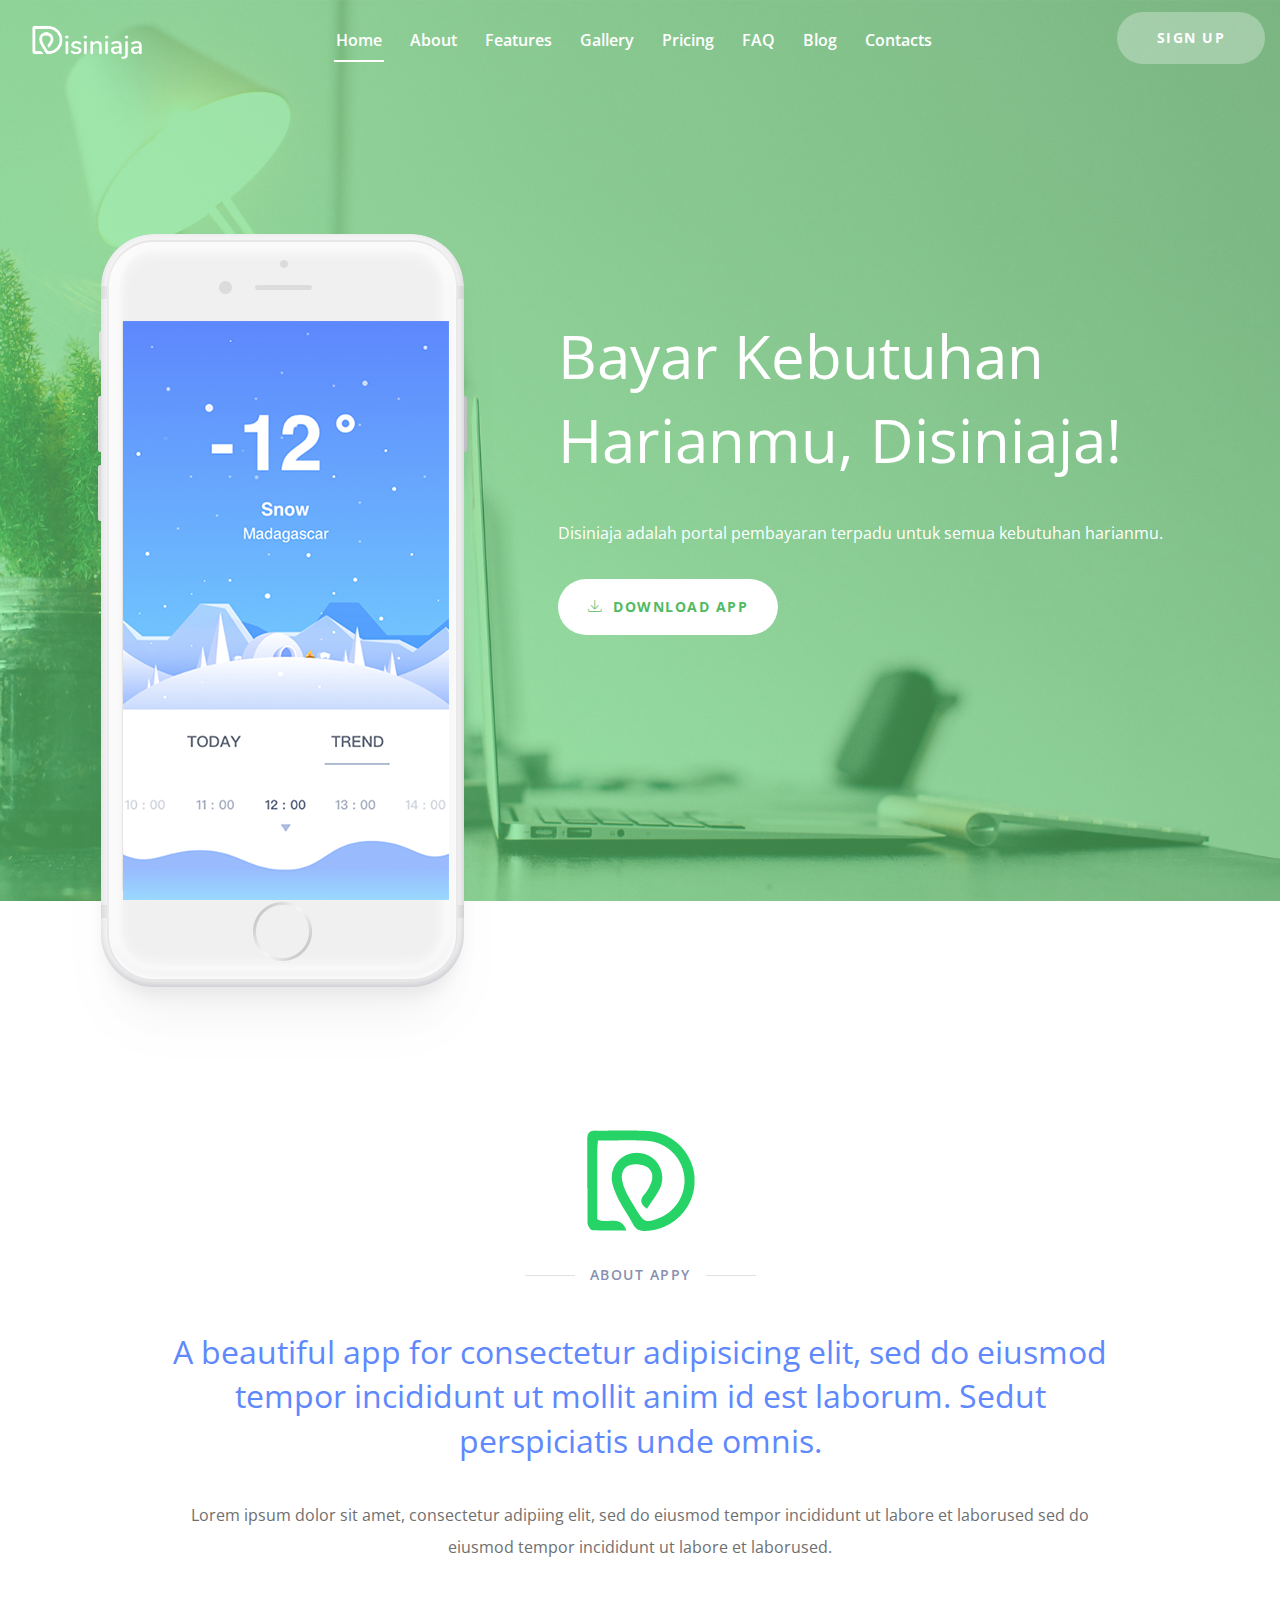
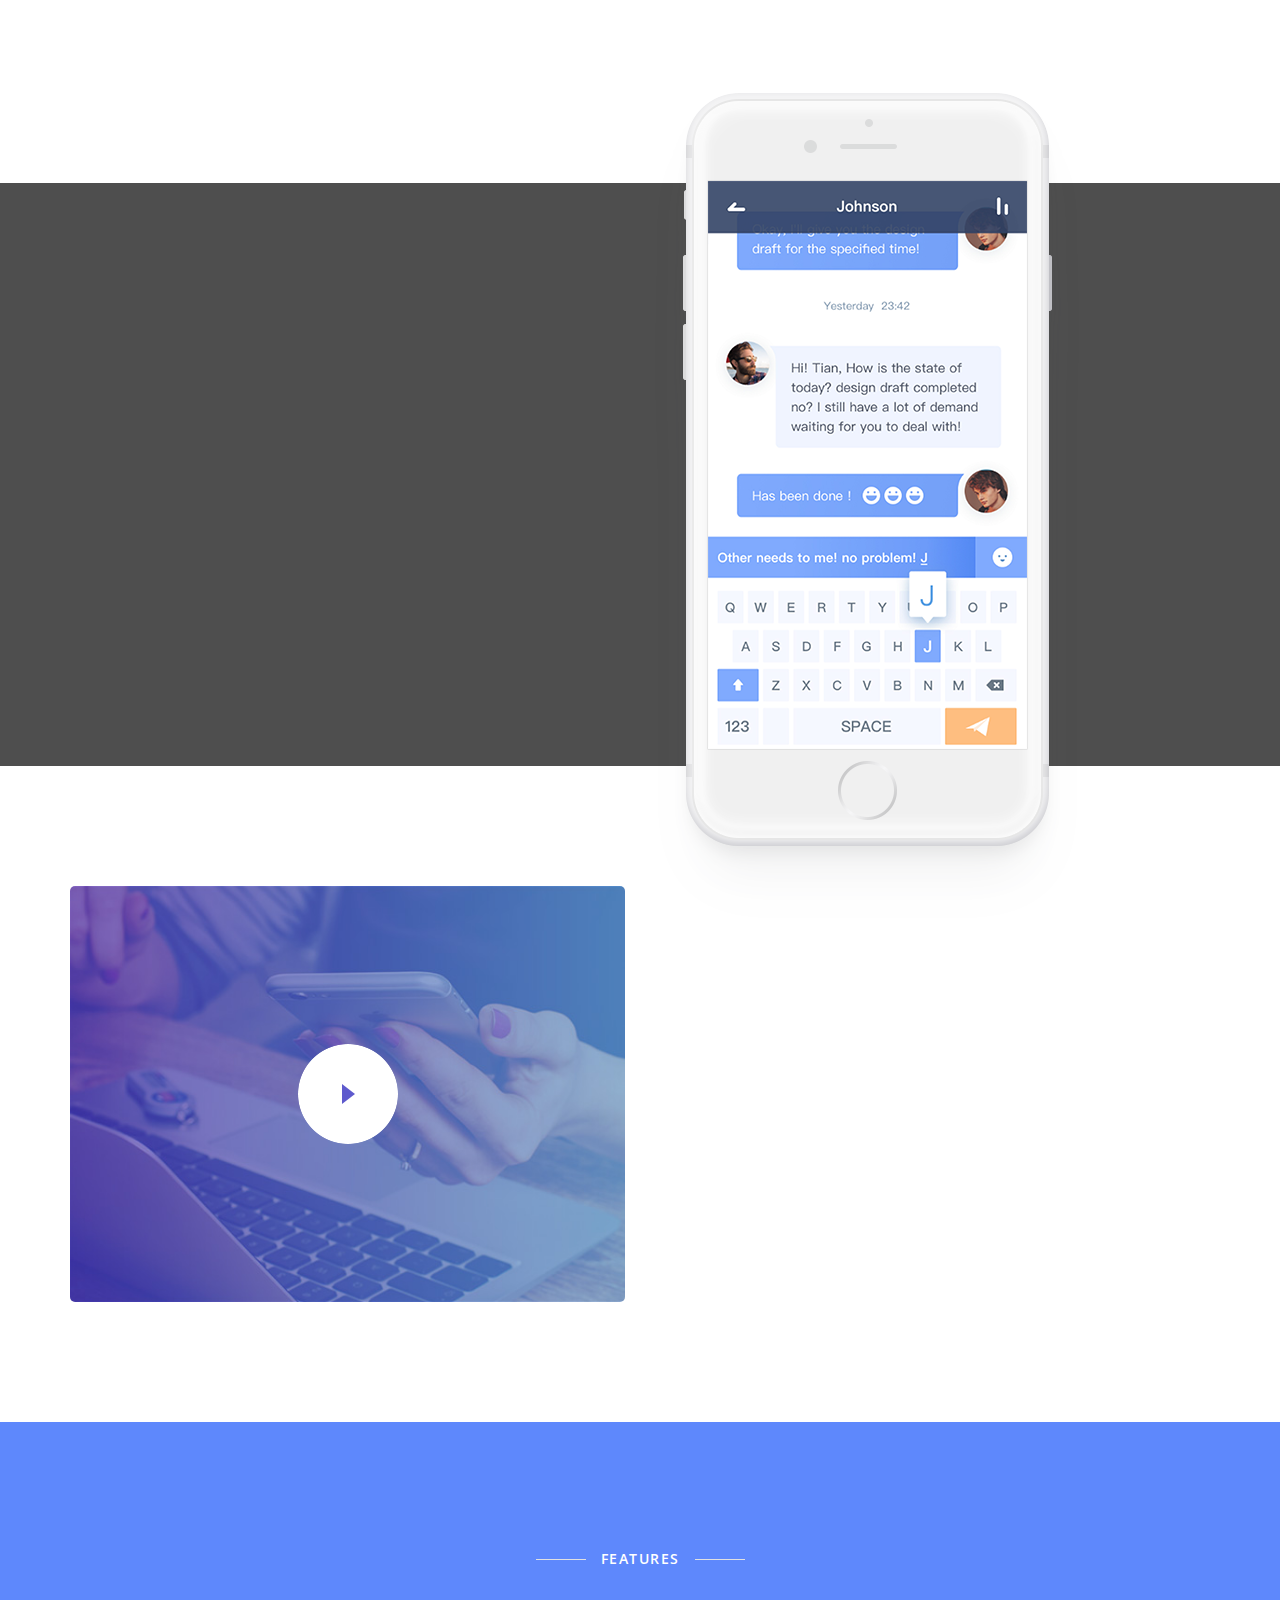
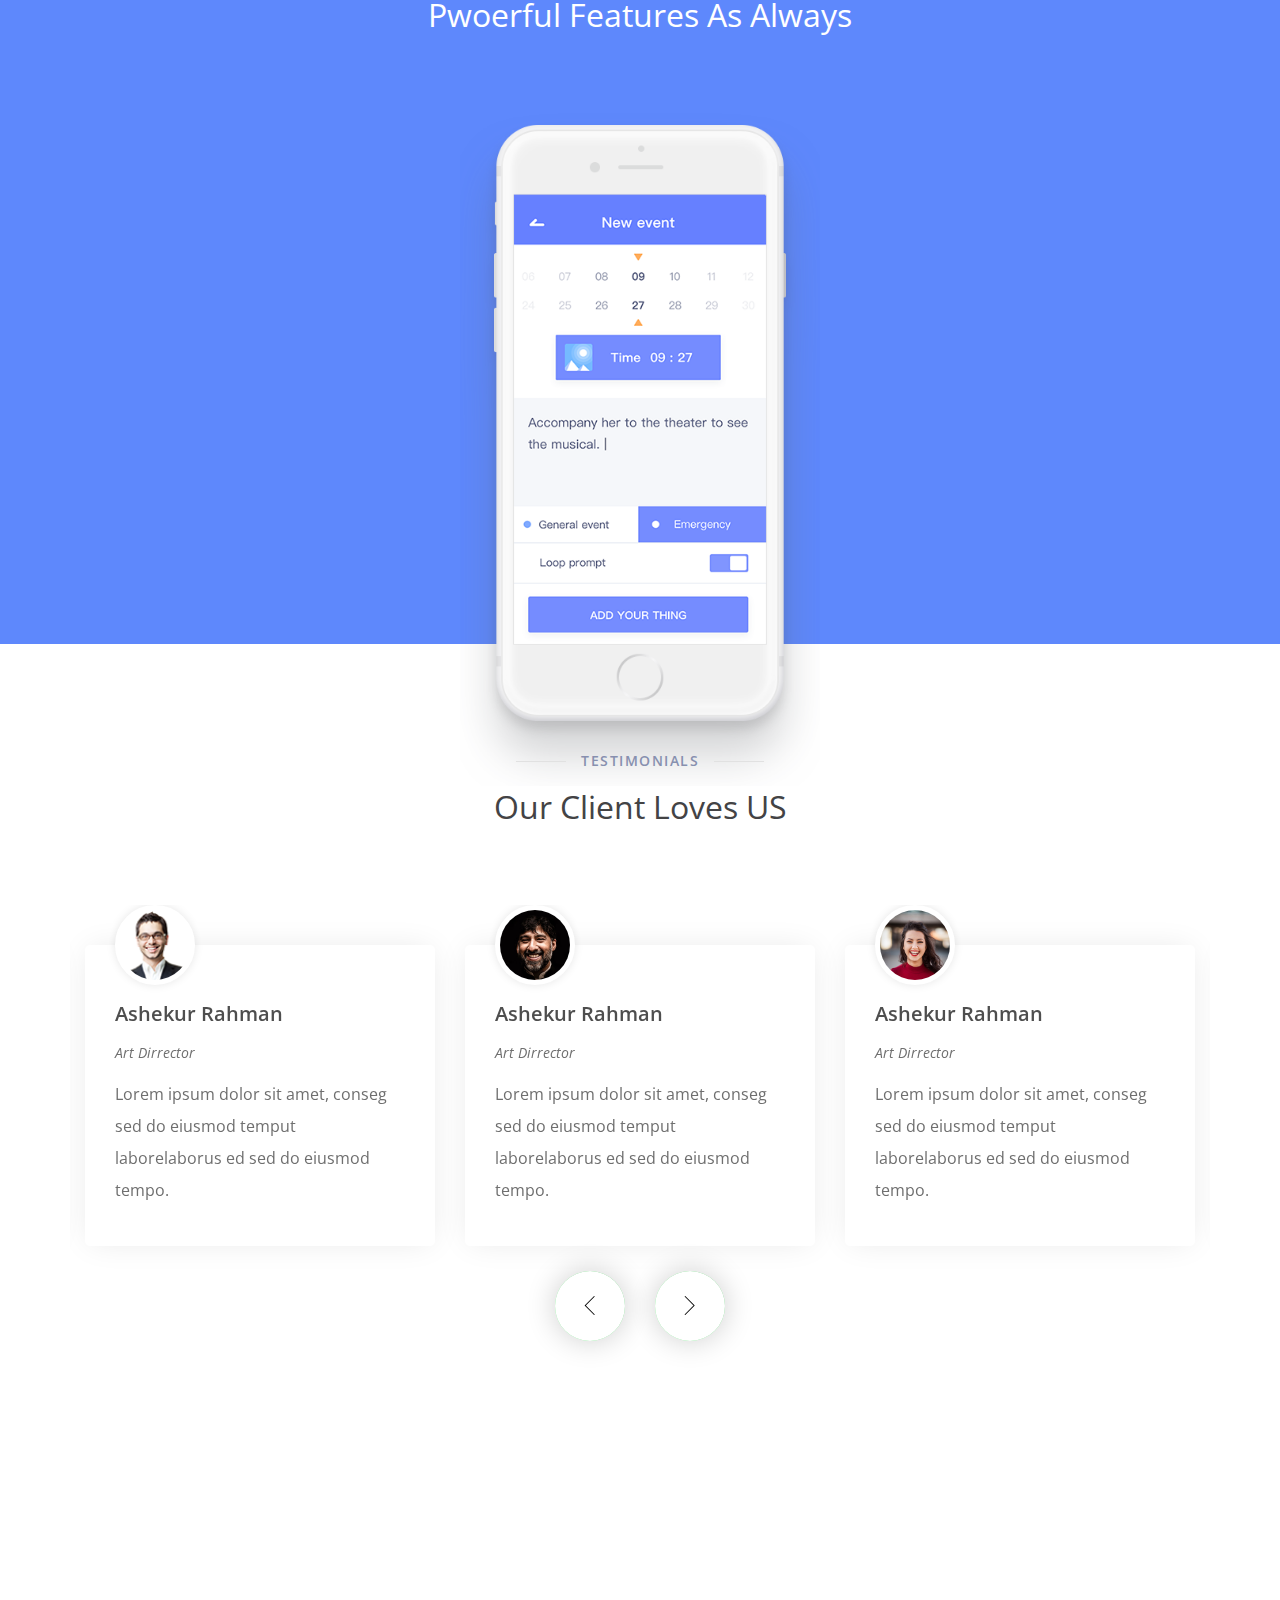
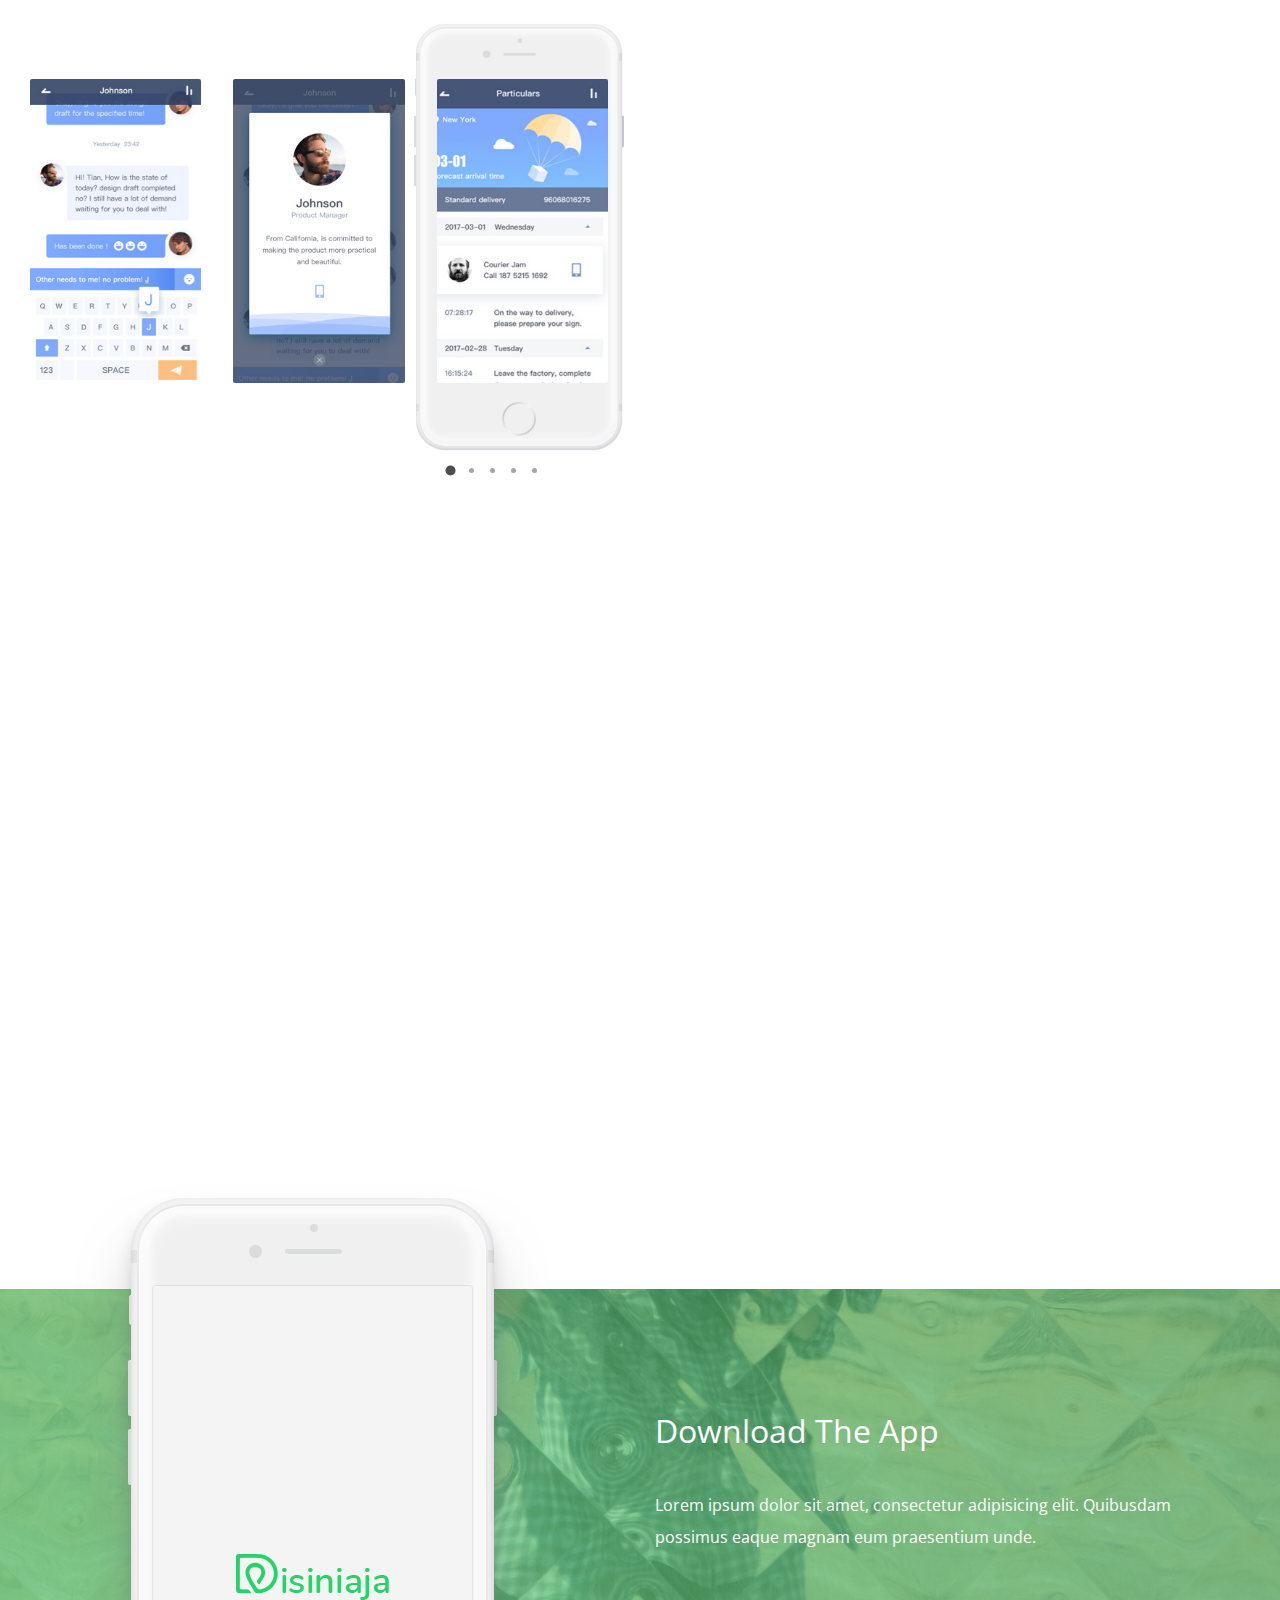
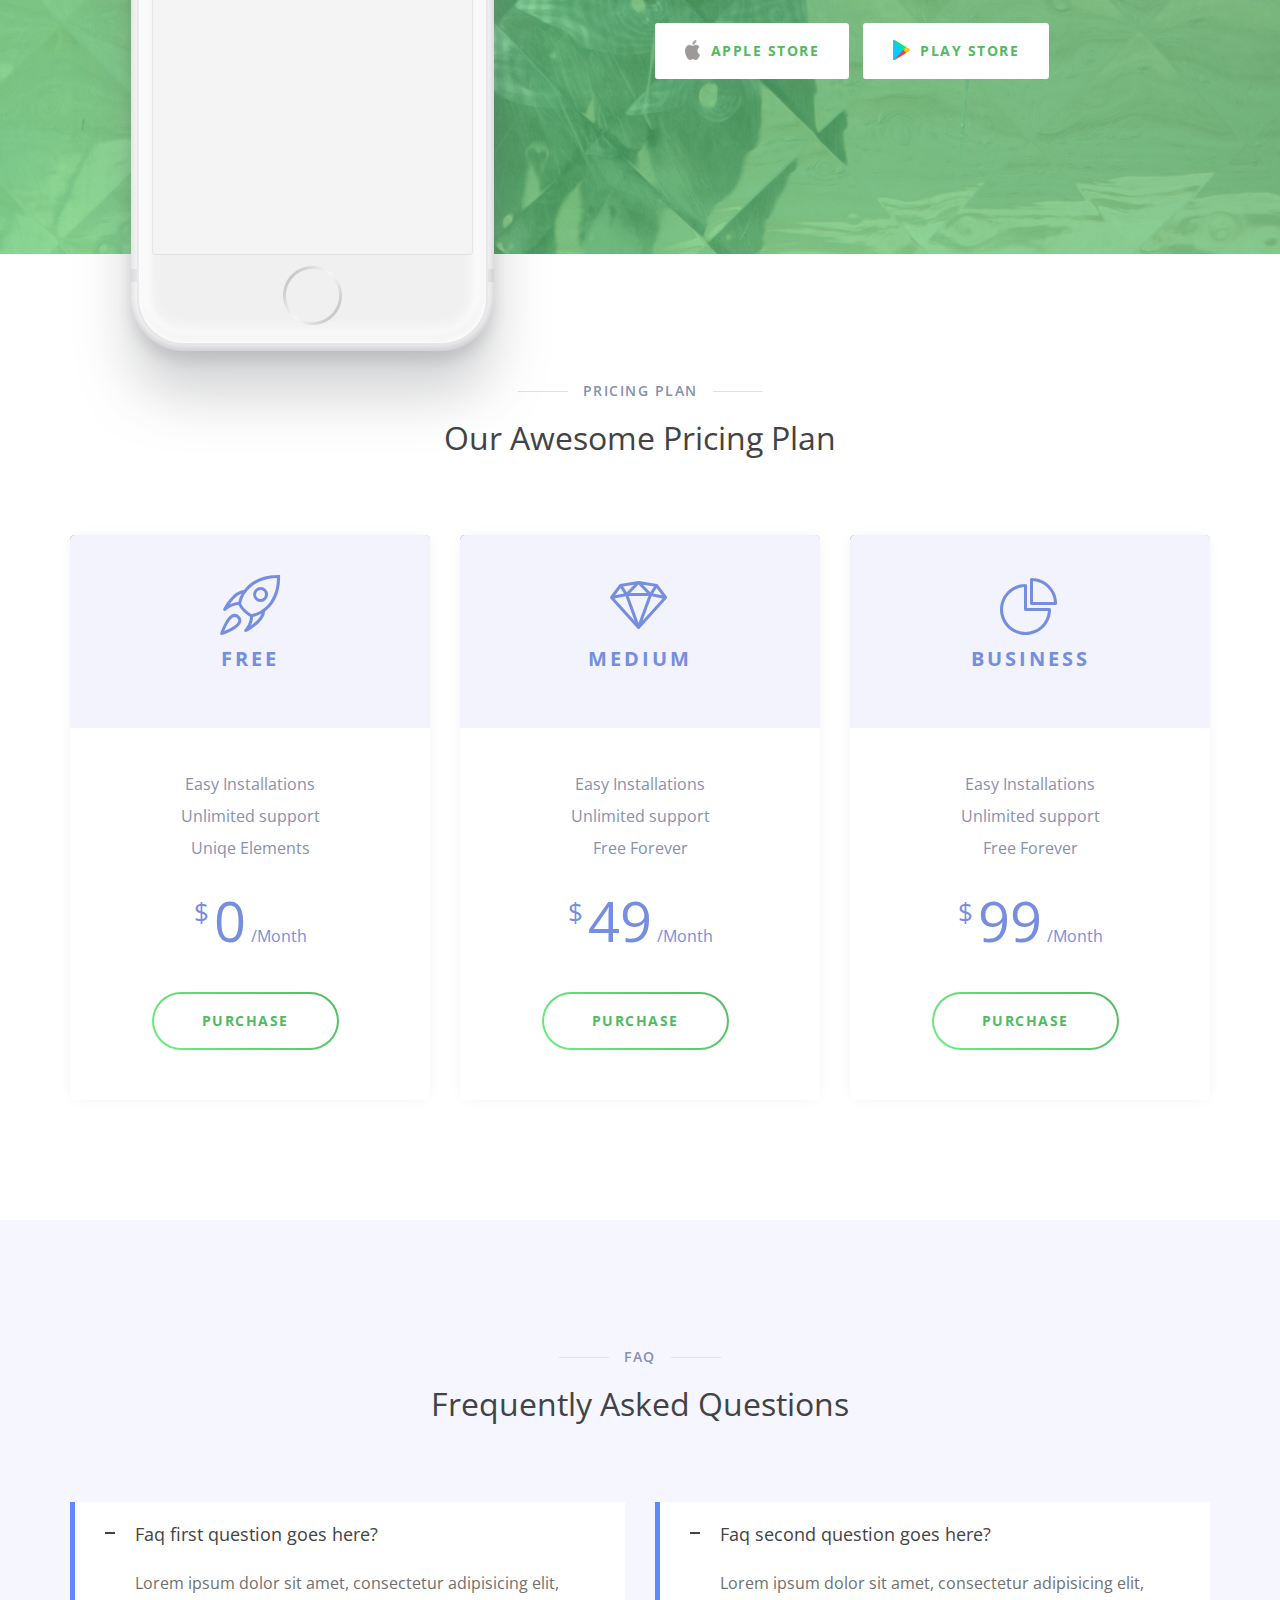
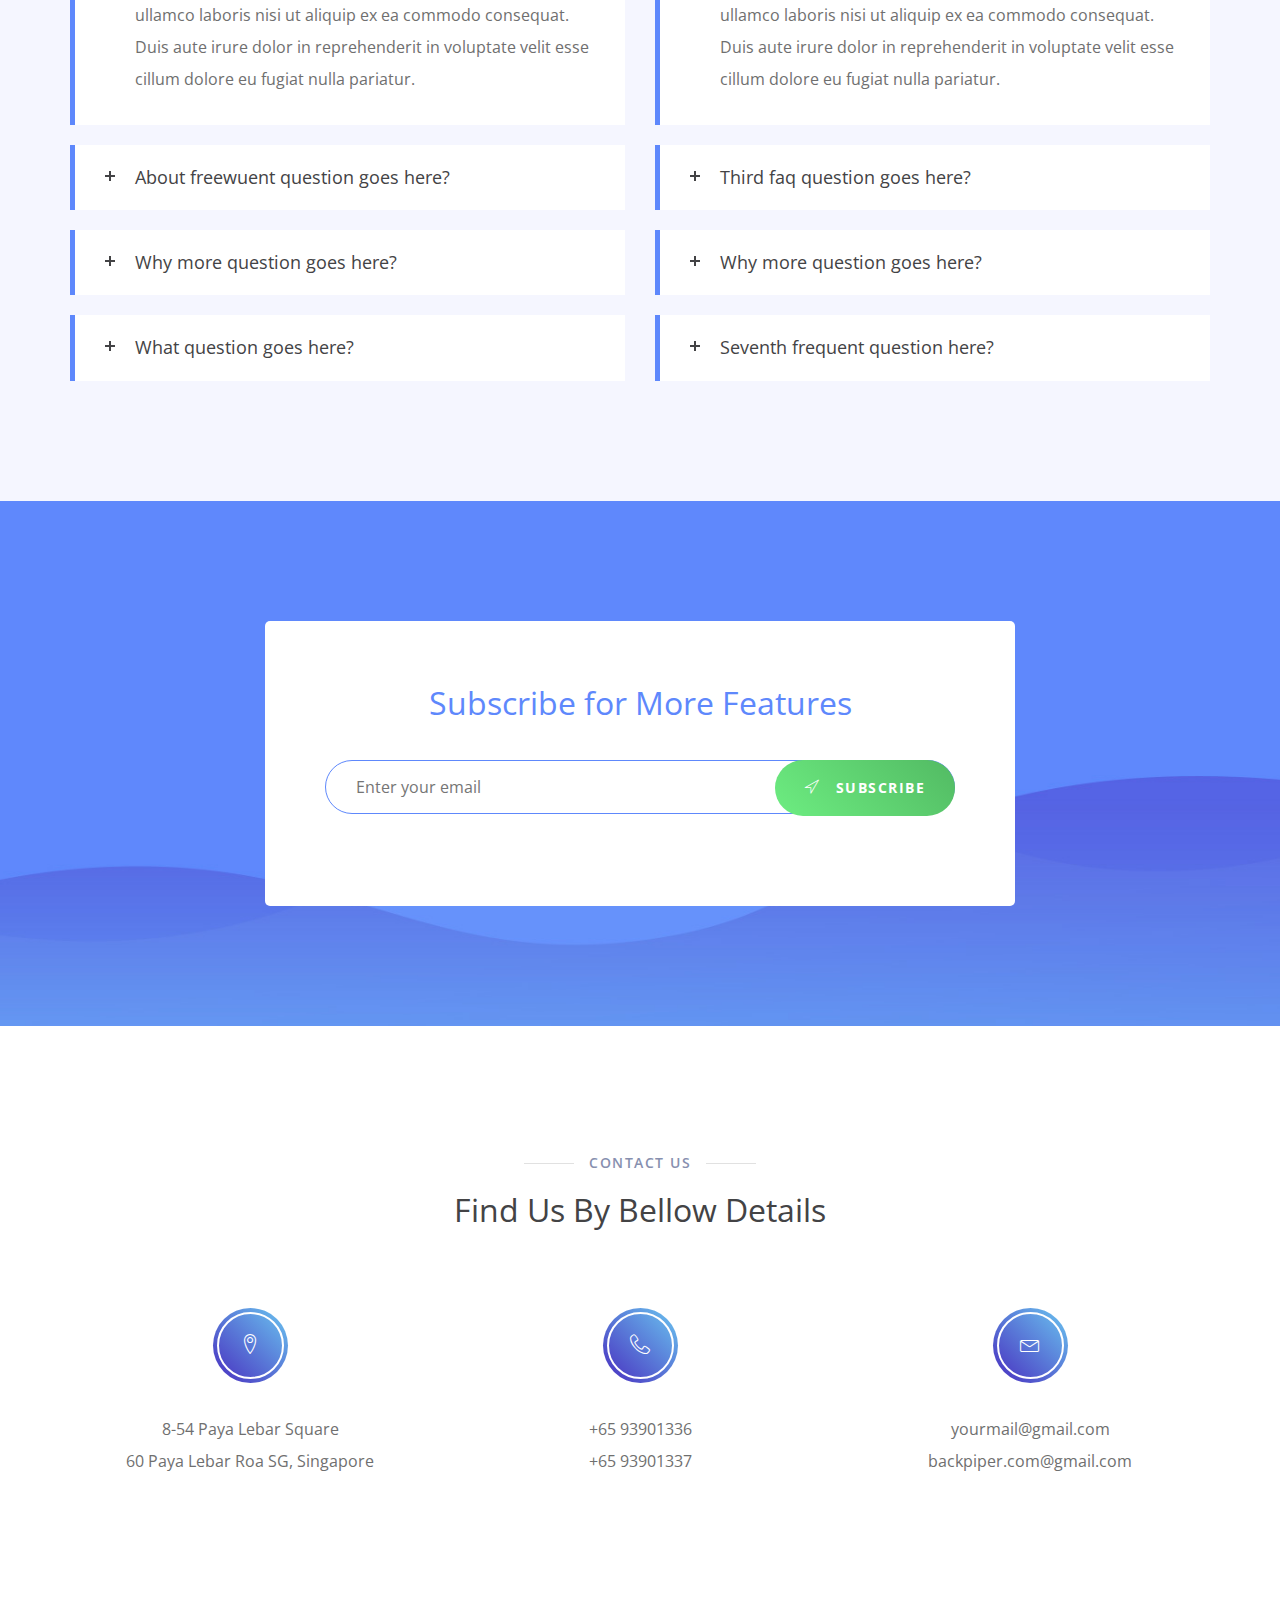
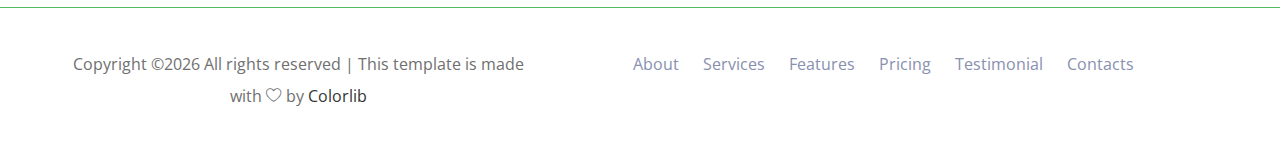
<file: index_backup.html>
<!doctype html>
<html class="no-js" lang="zxx">

<head>
    <meta charset="utf-8">
    <meta name="author" content="Sumon Rahman">
    <meta name="description" content="">
    <meta name="keywords" content="HTML,CSS,XML,JavaScript">
    <meta http-equiv="x-ua-compatible" content="ie=edge">
    <meta name="viewport" content="width=device-width, initial-scale=1.0">
    <!-- Title -->
    <title>Bayar Apapun, Disiniaja!</title>
    <!-- Place favicon.ico in the root directory -->
    <link rel="apple-touch-icon" href="images/apple-touch-icon.png">
    <link rel="shortcut icon" href="images/favicon.png" />
    <!-- Plugin-CSS -->
    <link rel="stylesheet" href="css/bootstrap.min.css">
    <link rel="stylesheet" href="css/owl.carousel.min.css">
    <link rel="stylesheet" href="css/linearicons.css">
    <link rel="stylesheet" href="css/magnific-popup.css">
    <link rel="stylesheet" href="css/animate.css">
    <!-- Main-Stylesheets -->
    <link rel="stylesheet" href="css/normalize.css">
    <link rel="stylesheet" href="style.css">
    <link rel="stylesheet" href="css/responsive.css">
    <script src="js/vendor/modernizr-2.8.3.min.js"></script>
    <!--[if lt IE 9]>
        <script src="//oss.maxcdn.com/html5shiv/3.7.2/html5shiv.min.js"></script>
        <script src="//oss.maxcdn.com/respond/1.4.2/respond.min.js"></script>
    <![endif]-->
</head>

<body data-spy="scroll" data-target=".mainmenu-area">
    <!-- Preloader-content -->
    <div class="preloader">
        <span><i class="lnr lnr-sun"></i></span>
    </div>
    <!-- MainMenu-Area -->
    <nav class="mainmenu-area" data-spy="affix" data-offset-top="200">
        <div class="container-fluid">
            <div class="navbar-header">
                <button type="button" class="navbar-toggle" data-toggle="collapse" data-target="#primary_menu">
                    <span class="icon-bar"></span>
                    <span class="icon-bar"></span>
                    <span class="icon-bar"></span>
                </button>
                <a class="navbar-brand" href="#"><img src="images/logo.png" alt="Logo"></a>
            </div>
            <div class="collapse navbar-collapse" id="primary_menu">
                <ul class="nav navbar-nav mainmenu">
                    <li class="active"><a href="#home_page">Home</a></li>
                    <li><a href="#about_page">About</a></li>
                    <li><a href="#features_page">Features</a></li>
                    <li><a href="#gallery_page">Gallery</a></li>
                    <li><a href="#price_page">Pricing</a></li>
                    <li><a href="#questions_page">FAQ</a></li>
                    <li><a href="blog.html">Blog</a></li>
                    <li><a href="#contact_page">Contacts</a></li>
                </ul>
                <div class="right-button hidden-xs">
                    <a href="#">Sign Up</a>
                </div>
            </div>
        </div>
    </nav>
    <!-- MainMenu-Area-End -->
    <!-- Home-Area -->
    <header class="home-area overlay" id="home_page">
        <div class="container">
            <div class="row">
                <div class="col-xs-12 hidden-sm col-md-5">
                    <figure class="mobile-image wow fadeInUp" data-wow-delay="0.2s">
                        <img src="images/header-mobile.png" alt="">
                    </figure>
                </div>
                <div class="col-xs-12 col-md-7">
                    <div class="space-80 hidden-xs"></div>
                    <h1 class="wow fadeInUp" data-wow-delay="0.4s">Bayar Kebutuhan Harianmu, Disiniaja!</h1>
                    <div class="space-20"></div>
                    <div class="desc wow fadeInUp" data-wow-delay="0.6s">
                        <p>Disiniaja adalah portal pembayaran terpadu untuk semua kebutuhan harianmu.</p>
                    </div>
                    <div class="space-20"></div>
                    <a href="#" class="bttn-white wow fadeInUp" data-wow-delay="0.8s"><i class="lnr lnr-download"></i>Download App</a>
                </div>
            </div>
        </div>
    </header>
    <!-- Home-Area-End -->
    <!-- About-Area -->
    <section class="section-padding" id="about_page">
        <div class="container">
            <div class="row">
                <div class="col-xs-12 col-md-10 col-md-offset-1">
                    <div class="page-title text-center">
                        <img src="images/about-logo.png" alt="About Logo">
                        <div class="space-20"></div>
                        <h5 class="title">About Appy</h5>
                        <div class="space-30"></div>
                        <h3 class="blue-color">A beautiful app for consectetur adipisicing elit, sed do eiusmod tempor incididunt ut mollit anim id est laborum. Sedut perspiciatis unde omnis. </h3>
                        <div class="space-20"></div>
                        <p>Lorem ipsum dolor sit amet, consectetur adipiing elit, sed do eiusmod tempor incididunt ut labore et laborused sed do eiusmod tempor incididunt ut labore et laborused.</p>
                    </div>
                </div>
            </div>
        </div>
    </section>
    <!-- About-Area-End -->
    <!-- Progress-Area -->
    <section class="progress-area gray-bg" id="progress_page">
        <div class="container">
            <div class="row">
                <div class="col-xs-12 col-md-6">
                    <div class="page-title section-padding">
                        <h5 class="title wow fadeInUp" data-wow-delay="0.2s">Our Progress</h5>
                        <div class="space-10"></div>
                        <h3 class="dark-color wow fadeInUp" data-wow-delay="0.4s">Grat Application Ever</h3>
                        <div class="space-20"></div>
                        <div class="desc wow fadeInUp" data-wow-delay="0.6s">
                            <p>Lorem ipsum dolor sit amet, consectetur adipiing elit, sed do eiusmod tempor incididunt ut labore et laborused sed do eiusmod tempor incididunt ut labore et laborused.</p>
                        </div>
                        <div class="space-50"></div>
                        <a href="#" class="bttn-default wow fadeInUp" data-wow-delay="0.8s">Learn More</a>
                    </div>
                </div>
                <div class="col-xs-12 col-md-6">
                    <figure class="mobile-image">
                        <img src="images/progress-phone.png" alt="">
                    </figure>
                </div>
            </div>
        </div>
    </section>
    <!-- Progress-Area-End -->
    <!-- Video-Area -->
    <section class="video-area section-padding">
        <div class="container">
            <div class="row">
                <div class="col-xs-12 col-md-6">
                    <div class="video-photo">
                        <img src="images/video-image.jpg" alt="">
                        <a href="https://www.youtube.com/watch?v=ScrDhTsX0EQ" class="popup video-button">
                            <img src="images/play-button.png" alt="">
                        </a>
                    </div>
                </div>
                <div class="col-xs-12 col-md-5 col-md-offset-1">
                    <div class="space-60 hidden visible-xs"></div>
                    <div class="page-title">
                        <h5 class="title wow fadeInUp" data-wow-delay="0.2s">VIDEO FEATURES</h5>
                        <div class="space-10"></div>
                        <h3 class="dark-color wow fadeInUp" data-wow-delay="0.4s">Grat Application Ever</h3>
                        <div class="space-20"></div>
                        <div class="desc wow fadeInUp" data-wow-delay="0.6s">
                            <p>Lorem ipsum dolor sit amet, consectetur adipiing elit, sed do eiusmod tempor incididunt ut labore et laborused sed do eiusmod tempor incididunt ut labore et laborused.</p>
                        </div>
                        <div class="space-50"></div>
                        <a href="#" class="bttn-default wow fadeInUp" data-wow-delay="0.8s">Learn More</a>
                    </div>
                </div>
            </div>
        </div>
    </section>
    <!-- Video-Area-End -->
    <!-- Feature-Area -->
    <section class="feature-area section-padding-top" id="features_page">
        <div class="container">
            <div class="row">
                <div class="col-xs-12 col-sm-8 col-sm-offset-2">
                    <div class="page-title text-center">
                        <h5 class="title">Features</h5>
                        <div class="space-10"></div>
                        <h3>Pwoerful Features As Always</h3>
                        <div class="space-60"></div>
                    </div>
                </div>
            </div>
            <div class="row">
                <div class="col-xs-12 col-sm-6 col-md-4">
                    <div class="service-box wow fadeInUp" data-wow-delay="0.2s">
                        <div class="box-icon">
                            <i class="lnr lnr-rocket"></i>
                        </div>
                        <h4>Fast &amp; Powerful</h4>
                        <p>Lorem ipsum dolor sit amet, consectetur adipisicing elit.</p>
                    </div>
                    <div class="space-60"></div>
                    <div class="service-box wow fadeInUp" data-wow-delay="0.4s">
                        <div class="box-icon">
                            <i class="lnr lnr-paperclip"></i>
                        </div>
                        <h4>Easily Editable</h4>
                        <p>Lorem ipsum dolor sit amet, consectetur adipisicing elit.</p>
                    </div>
                    <div class="space-60"></div>
                    <div class="service-box wow fadeInUp" data-wow-delay="0.6s">
                        <div class="box-icon">
                            <i class="lnr lnr-cloud-download"></i>
                        </div>
                        <h4>Cloud Storage</h4>
                        <p>Lorem ipsum dolor sit amet, consectetur adipisicing elit.</p>
                    </div>
                    <div class="space-60"></div>
                </div>
                <div class="hidden-xs hidden-sm col-md-4">
                    <figure class="mobile-image">
                        <img src="images/feature-image.png" alt="Feature Photo">
                    </figure>
                </div>
                <div class="col-xs-12 col-sm-6 col-md-4">
                    <div class="service-box wow fadeInUp" data-wow-delay="0.2s">
                        <div class="box-icon">
                            <i class="lnr lnr-clock"></i>
                        </div>
                        <h4>Easy Notifications</h4>
                        <p>Lorem ipsum dolor sit amet, consectetur adipisicing elit.</p>
                    </div>
                    <div class="space-60"></div>
                    <div class="service-box wow fadeInUp" data-wow-delay="0.4s">
                        <div class="box-icon">
                            <i class="lnr lnr-laptop-phone"></i>
                        </div>
                        <h4>Fully Responsive</h4>
                        <p>Lorem ipsum dolor sit amet, consectetur adipisicing elit.</p>
                    </div>
                    <div class="space-60"></div>
                    <div class="service-box wow fadeInUp" data-wow-delay="0.6s">
                        <div class="box-icon">
                            <i class="lnr lnr-cog"></i>
                        </div>
                        <h4>Editable Layout</h4>
                        <p>Lorem ipsum dolor sit amet, consectetur adipisicing elit.</p>
                    </div>
                    <div class="space-60"></div>
                </div>
            </div>
        </div>
    </section>
    <!-- Feature-Area-End -->
    <!-- Testimonial-Area -->
    <section class="testimonial-area" id="testimonial_page">
        <div class="container">
            <div class="row">
                <div class="col-xs-12">
                    <div class="page-title text-center">
                        <h5 class="title">Testimonials</h5>
                        <h3 class="dark-color">Our Client Loves US</h3>
                        <div class="space-60"></div>
                    </div>
                </div>
            </div>
            <div class="row">
                <div class="col-xs-12">
                    <div class="team-slide">
                        <div class="team-box">
                            <div class="team-image">
                                <img src="images/team-1.png" alt="">
                            </div>
                            <h4>Ashekur Rahman</h4>
                            <h6 class="position">Art Dirrector</h6>
                            <p>Lorem ipsum dolor sit amet, conseg sed do eiusmod temput laborelaborus ed sed do eiusmod tempo.</p>
                        </div>
                        <div class="team-box">
                            <div class="team-image">
                                <img src="images/team-2.jpg" alt="">
                            </div>
                            <h4>Ashekur Rahman</h4>
                            <h6 class="position">Art Dirrector</h6>
                            <p>Lorem ipsum dolor sit amet, conseg sed do eiusmod temput laborelaborus ed sed do eiusmod tempo.</p>
                        </div>
                        <div class="team-box">
                            <div class="team-image">
                                <img src="images/team-3.jpg" alt="">
                            </div>
                            <h4>Ashekur Rahman</h4>
                            <h6 class="position">Art Dirrector</h6>
                            <p>Lorem ipsum dolor sit amet, conseg sed do eiusmod temput laborelaborus ed sed do eiusmod tempo.</p>
                        </div>
                        <div class="team-box">
                            <div class="team-image">
                                <img src="images/team-1.png" alt="">
                            </div>
                            <h4>Ashekur Rahman</h4>
                            <h6 class="position">Art Dirrector</h6>
                            <p>Lorem ipsum dolor sit amet, conseg sed do eiusmod temput laborelaborus ed sed do eiusmod tempo.</p>
                        </div>
                        <div class="team-box">
                            <div class="team-image">
                                <img src="images/team-2.jpg" alt="">
                            </div>
                            <h4>Ashekur Rahman</h4>
                            <h6 class="position">Art Dirrector</h6>
                            <p>Lorem ipsum dolor sit amet, conseg sed do eiusmod temput laborelaborus ed sed do eiusmod tempo.</p>
                        </div>
                        <div class="team-box">
                            <div class="team-image">
                                <img src="images/team-3.jpg" alt="">
                            </div>
                            <h4>Ashekur Rahman</h4>
                            <h6 class="position">Art Dirrector</h6>
                            <p>Lorem ipsum dolor sit amet, conseg sed do eiusmod temput laborelaborus ed sed do eiusmod tempo.</p>
                        </div>
                    </div>
                </div>
            </div>
        </div>
    </section>
    <!-- Testimonial-Area-End -->
    <!-- Gallery-Area -->
    <section class="gallery-area section-padding" id="gallery_page">
        <div class="container-fluid">
            <div class="row">
                <div class="col-xs-12 col-sm-6 gallery-slider">
                    <div class="gallery-slide">
                        <div class="item"><img src="images/gallery-1.jpg" alt=""></div>
                        <div class="item"><img src="images/gallery-2.jpg" alt=""></div>
                        <div class="item"><img src="images/gallery-3.jpg" alt=""></div>
                        <div class="item"><img src="images/gallery-4.jpg" alt=""></div>
                        <div class="item"><img src="images/gallery-1.jpg" alt=""></div>
                        <div class="item"><img src="images/gallery-2.jpg" alt=""></div>
                        <div class="item"><img src="images/gallery-3.jpg" alt=""></div>
                        <div class="item"><img src="images/gallery-1.jpg" alt=""></div>
                        <div class="item"><img src="images/gallery-2.jpg" alt=""></div>
                        <div class="item"><img src="images/gallery-3.jpg" alt=""></div>
                        <div class="item"><img src="images/gallery-4.jpg" alt=""></div>
                        <div class="item"><img src="images/gallery-1.jpg" alt=""></div>
                        <div class="item"><img src="images/gallery-2.jpg" alt=""></div>
                        <div class="item"><img src="images/gallery-3.jpg" alt=""></div>
                    </div>
                </div>
                <div class="col-xs-12 col-sm-5 col-lg-3">
                    <div class="page-title">
                        <h5 class="white-color title wow fadeInUp" data-wow-delay="0.2s">Screenshots</h5>
                        <div class="space-10"></div>
                        <h3 class="white-color wow fadeInUp" data-wow-delay="0.4s">Screenshot 01</h3>
                    </div>
                    <div class="space-20"></div>
                    <div class="desc wow fadeInUp" data-wow-delay="0.6s">
                        <p>Lorem ipsum dolor sit amet, consectetur adipiing elit, sed do eiusmod tempor incididunt ut labore et laborused sed do eiusmod tempor incididunt ut labore et laborused.</p>
                    </div>
                    <div class="space-50"></div>
                    <a href="#" class="bttn-default wow fadeInUp" data-wow-delay="0.8s">Learn More</a>
                </div>
            </div>
        </div>
    </section>
    <!-- Gallery-Area-End -->
    <!-- How-To-Use -->
    <section class="section-padding">
        <div class="container">
            <div class="row">
                <div class="col-xs-12 col-sm-6">
                    <div class="page-title">
                        <h5 class="title wow fadeInUp" data-wow-delay="0.2s">Our features</h5>
                        <div class="space-10"></div>
                        <h3 class="dark-color wow fadeInUp" data-wow-delay="0.4s">Aour Approach of Design is Prety Simple and Clear</h3>
                    </div>
                    <div class="space-20"></div>
                    <div class="desc wow fadeInUp" data-wow-delay="0.6s">
                        <p>Lorem ipsum dolor sit amet, consectetur adipiing elit, sed do eiusmod tempor incididunt ut labore et laborused sed do eiusmod tempor incididunt ut labore et laborused.</p>
                    </div>
                    <div class="space-50"></div>
                    <a href="#" class="bttn-default wow fadeInUp" data-wow-delay="0.8s">Learn More</a>
                </div>
                <div class="col-xs-12 col-sm-6 col-md-5 col-md-offset-1">
                    <div class="space-60 hidden visible-xs"></div>
                    <div class="service-box wow fadeInUp" data-wow-delay="0.2s">
                        <div class="box-icon">
                            <i class="lnr lnr-clock"></i>
                        </div>
                        <h4>Easy Notifications</h4>
                        <p>Lorem ipsum dolor sit amet, consectetur adipisicing elit, sed do eiusmod tempor.</p>
                    </div>
                    <div class="space-50"></div>
                    <div class="service-box wow fadeInUp" data-wow-delay="0.2s">
                        <div class="box-icon">
                            <i class="lnr lnr-laptop-phone"></i>
                        </div>
                        <h4>Fully Responsive</h4>
                        <p>Lorem ipsum dolor sit amet, consectetur adipisicing elit, sed do eiusmod tempor.</p>
                    </div>
                    <div class="space-50"></div>
                    <div class="service-box wow fadeInUp" data-wow-delay="0.2s">
                        <div class="box-icon">
                            <i class="lnr lnr-cog"></i>
                        </div>
                        <h4>Editable Layout</h4>
                        <p>Lorem ipsum dolor sit amet, consectetur adipisicing elit, sed do eiusmod tempor.</p>
                    </div>
                </div>
            </div>
        </div>
    </section>
    <!-- How-To-Use-End -->
    <!-- Download-Area -->
    <div class="download-area overlay">
        <div class="container">
            <div class="row">
                <div class="col-xs-12 col-sm-6 hidden-sm">
                    <figure class="mobile-image">
                        <img src="images/download-image.png" alt="">
                    </figure>
                </div>
                <div class="col-xs-12 col-md-6 section-padding">
                    <h3 class="white-color">Download The App</h3>
                    <div class="space-20"></div>
                    <p>Lorem ipsum dolor sit amet, consectetur adipisicing elit. Quibusdam possimus eaque magnam eum praesentium unde.</p>
                    <div class="space-60"></div>
                    <a href="#" class="bttn-white sq"><img src="images/apple-icon.png" alt="apple icon"> Apple Store</a>
                    <a href="#" class="bttn-white sq"><img src="images/play-store-icon.png" alt="Play Store Icon"> Play Store</a>
                </div>
            </div>
        </div>
    </div>
    <!-- Download-Area-End -->
    <!--Price-Area -->
    <section class="section-padding price-area" id="price_page">
        <div class="container">
            <div class="row">
                <div class="col-xs-12">
                    <div class="page-title text-center">
                        <h5 class="title">Pricing Plan</h5>
                        <h3 class="dark-color">Our Awesome Pricing Plan</h3>
                        <div class="space-60"></div>
                    </div>
                </div>
            </div>
            <div class="row">
                <div class="col-xs-12 col-sm-4">
                    <div class="price-box">
                        <div class="price-header">
                            <div class="price-icon">
                                <span class="lnr lnr-rocket"></span>
                            </div>
                            <h4 class="upper">Free</h4>
                        </div>
                        <div class="price-body">
                            <ul>
                                <li>Easy Installations</li>
                                <li>Unlimited support</li>
                                <li>Uniqe Elements</li>
                            </ul>
                        </div>
                        <div class="price-rate">
                            <sup>&#36;</sup> <span class="rate">0</span> <small>/Month</small>
                        </div>
                        <div class="price-footer">
                            <a href="#" class="bttn-white">Purchase</a>
                        </div>
                    </div>
                    <div class="space-30 hidden visible-xs"></div>
                </div>
                <div class="col-xs-12 col-sm-4">
                    <div class="price-box">
                        <div class="price-header">
                            <div class="price-icon">
                                <span class="lnr lnr-diamond"></span>
                            </div>
                            <h4 class="upper">Medium</h4>
                        </div>
                        <div class="price-body">
                            <ul>
                                <li>Easy Installations</li>
                                <li>Unlimited support</li>
                                <li>Free Forever</li>
                            </ul>
                        </div>
                        <div class="price-rate">
                            <sup>&#36;</sup> <span class="rate">49</span> <small>/Month</small>
                        </div>
                        <div class="price-footer">
                            <a href="#" class="bttn-white">Purchase</a>
                        </div>
                    </div>
                    <div class="space-30 hidden visible-xs"></div>
                </div>
                <div class="col-xs-12 col-sm-4">
                    <div class="price-box">
                        <div class="price-header">
                            <div class="price-icon">
                                <span class="lnr lnr-pie-chart"></span>
                            </div>
                            <h4 class="upper">Business</h4>
                        </div>
                        <div class="price-body">
                            <ul>
                                <li>Easy Installations</li>
                                <li>Unlimited support</li>
                                <li>Free Forever</li>
                            </ul>
                        </div>
                        <div class="price-rate">
                            <sup>&#36;</sup> <span class="rate">99</span> <small>/Month</small>
                        </div>
                        <div class="price-footer">
                            <a href="#" class="bttn-white">Purchase</a>
                        </div>
                    </div>
                </div>
            </div>
        </div>
    </section>
    <!--Price-Area-End -->
    <!--Questions-Area -->
    <section id="questions_page" class="questions-area section-padding">
        <div class="container">
            <div class="row">
                <div class="col-xs-12">
                    <div class="page-title text-center">
                        <h5 class="title">FAQ</h5>
                        <h3 class="dark-color">Frequently Asked Questions</h3>
                        <div class="space-60"></div>
                    </div>
                </div>
            </div>
            <div class="row">
                <div class="col-xs-12 col-sm-6">
                    <div class="toggole-boxs">
                        <h3>Faq first question goes here? </h3>
                        <div>
                            <p>Lorem ipsum dolor sit amet, consectetur adipisicing elit, ullamco laboris nisi ut aliquip ex ea commodo consequat. Duis aute irure dolor in reprehenderit in voluptate velit esse cillum dolore eu fugiat nulla pariatur.</p>
                        </div>
                        <h3>About freewuent question goes here? </h3>
                        <div>
                            <p>Lorem ipsum dolor sit amet, consectetur adipisicing elit, ullamco laboris nisi ut aliquip ex ea commodo consequat. Duis aute irure dolor in reprehenderit in voluptate velit esse cillum dolore eu fugiat nulla pariatur.</p>
                        </div>
                        <h3>Why more question goes here? </h3>
                        <div>
                            <p>Lorem ipsum dolor sit amet, consectetur adipisicing elit, ullamco laboris nisi ut aliquip ex ea commodo consequat. Duis aute irure dolor in reprehenderit in voluptate velit esse cillum dolore eu fugiat nulla pariatur.</p>
                        </div>
                        <h3>What question goes here? </h3>
                        <div>
                            <p>Lorem ipsum dolor sit amet, consectetur adipisicing elit, ullamco laboris nisi ut aliquip ex ea commodo consequat. Duis aute irure dolor in reprehenderit in voluptate velit esse cillum dolore eu fugiat nulla pariatur.</p>
                        </div>
                    </div>
                </div>
                <div class="col-xs-12 col-sm-6">
                    <div class="space-20 hidden visible-xs"></div>
                    <div class="toggole-boxs">
                        <h3>Faq second question goes here? </h3>
                        <div>
                            <p>Lorem ipsum dolor sit amet, consectetur adipisicing elit, ullamco laboris nisi ut aliquip ex ea commodo consequat. Duis aute irure dolor in reprehenderit in voluptate velit esse cillum dolore eu fugiat nulla pariatur.</p>
                        </div>
                        <h3>Third faq question goes here? </h3>
                        <div>
                            <p>Lorem ipsum dolor sit amet, consectetur adipisicing elit, ullamco laboris nisi ut aliquip ex ea commodo consequat. Duis aute irure dolor in reprehenderit in voluptate velit esse cillum dolore eu fugiat nulla pariatur.</p>
                        </div>
                        <h3>Why more question goes here? </h3>
                        <div>
                            <p>Lorem ipsum dolor sit amet, consectetur adipisicing elit, ullamco laboris nisi ut aliquip ex ea commodo consequat. Duis aute irure dolor in reprehenderit in voluptate velit esse cillum dolore eu fugiat nulla pariatur.</p>
                        </div>
                        <h3>Seventh frequent question here? </h3>
                        <div>
                            <p>Lorem ipsum dolor sit amet, consectetur adipisicing elit, ullamco laboris nisi ut aliquip ex ea commodo consequat. Duis aute irure dolor in reprehenderit in voluptate velit esse cillum dolore eu fugiat nulla pariatur.</p>
                        </div>
                    </div>
                </div>
            </div>
        </div>
    </section>
    <!--Questions-Area-End -->
    <!-- Subscribe-Form -->
    <div class="subscribe-area section-padding">
        <div class="container">
            <div class="row">
                <div class="col-xs-12 col-sm-8 col-sm-offset-2">
                    <div class="subscribe-form text-center">
                        <h3 class="blue-color">Subscribe for More Features</h3>
                        <div class="space-20"></div>
                        <form id="mc-form">
                            <input type="email" class="control" placeholder="Enter your email" required="required" id="mc-email">
                            <button class="bttn-white active" type="submit"><span class="lnr lnr-location"></span> Subscribe</button>
                            <label class="mt10" for="mc-email"></label>
                        </form>
                    </div>
                </div>
            </div>
        </div>
    </div>
    <!-- Subscribe-Form-Area -->
    <!-- Footer-Area -->
    <footer class="footer-area" id="contact_page">
        <div class="section-padding">
            <div class="container">
                <div class="row">
                    <div class="col-xs-12">
                        <div class="page-title text-center">
                            <h5 class="title">Contact US</h5>
                            <h3 class="dark-color">Find Us By Bellow Details</h3>
                            <div class="space-60"></div>
                        </div>
                    </div>
                </div>
                <div class="row">
                    <div class="col-xs-12 col-sm-4">
                        <div class="footer-box">
                            <div class="box-icon">
                                <span class="lnr lnr-map-marker"></span>
                            </div>
                            <p>8-54 Paya Lebar Square <br /> 60 Paya Lebar Roa SG, Singapore</p>
                        </div>
                        <div class="space-30 hidden visible-xs"></div>
                    </div>
                    <div class="col-xs-12 col-sm-4">
                        <div class="footer-box">
                            <div class="box-icon">
                                <span class="lnr lnr-phone-handset"></span>
                            </div>
                            <p>+65 93901336 <br /> +65 93901337</p>
                        </div>
                        <div class="space-30 hidden visible-xs"></div>
                    </div>
                    <div class="col-xs-12 col-sm-4">
                        <div class="footer-box">
                            <div class="box-icon">
                                <span class="lnr lnr-envelope"></span>
                            </div>
                            <p>yourmail@gmail.com <br /> backpiper.com@gmail.com
                            </p>
                        </div>
                    </div>
                </div>
            </div>
        </div>
        <!-- Footer-Bootom -->
        <div class="footer-bottom">
            <div class="container">
                <div class="row">
                    <div class="col-xs-12 col-md-5">
                        <!-- Link back to Colorlib can't be removed. Template is licensed under CC BY 3.0. -->
            <span>Copyright &copy;<script>document.write(new Date().getFullYear());</script> All rights reserved | This template is made with <i class="lnr lnr-heart" aria-hidden="true"></i> by <a href="https://colorlib.com" target="_blank">Colorlib</a></span>
            <!-- Link back to Colorlib can't be removed. Template is licensed under CC BY 3.0. -->
                        <div class="space-30 hidden visible-xs"></div>
                    </div>
                    <div class="col-xs-12 col-md-7">
                        <div class="footer-menu">
                            <ul>
                                <li><a href="#">About</a></li>
                                <li><a href="#">Services</a></li>
                                <li><a href="#">Features</a></li>
                                <li><a href="#">Pricing</a></li>
                                <li><a href="#">Testimonial</a></li>
                                <li><a href="#">Contacts</a></li>
                            </ul>
                        </div>
                    </div>
                </div>
            </div>
        </div>
        <!-- Footer-Bootom-End -->
    </footer>
    <!-- Footer-Area-End -->
    <!--Vendor-JS-->
    <script src="js/vendor/jquery-1.12.4.min.js"></script>
    <script src="js/vendor/jquery-ui.js"></script>
    <script src="js/vendor/bootstrap.min.js"></script>
    <!--Plugin-JS-->
    <script src="js/owl.carousel.min.js"></script>
    <script src="js/contact-form.js"></script>
    <script src="js/ajaxchimp.js"></script>
    <script src="js/scrollUp.min.js"></script>
    <script src="js/magnific-popup.min.js"></script>
    <script src="js/wow.min.js"></script>
    <!--Main-active-JS-->
    <script src="js/main.js"></script>
</body>

</html>
</file>
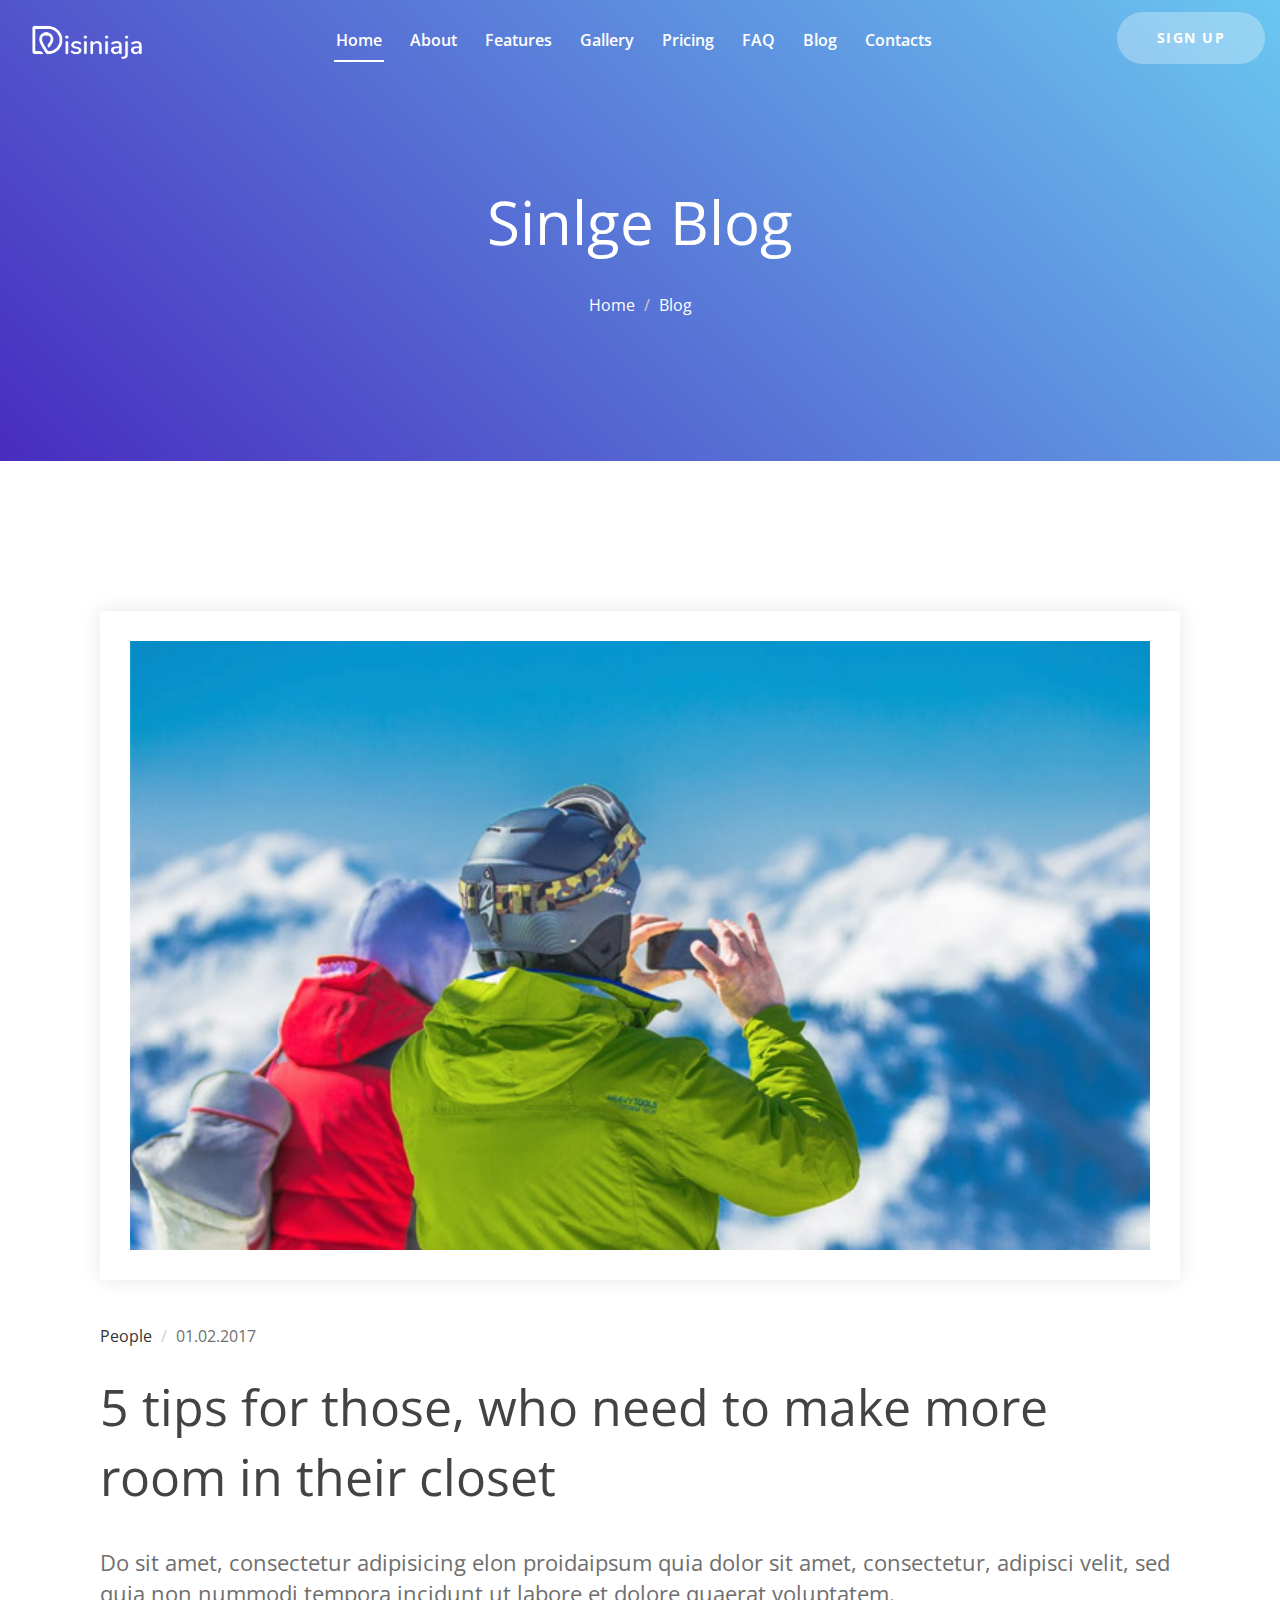
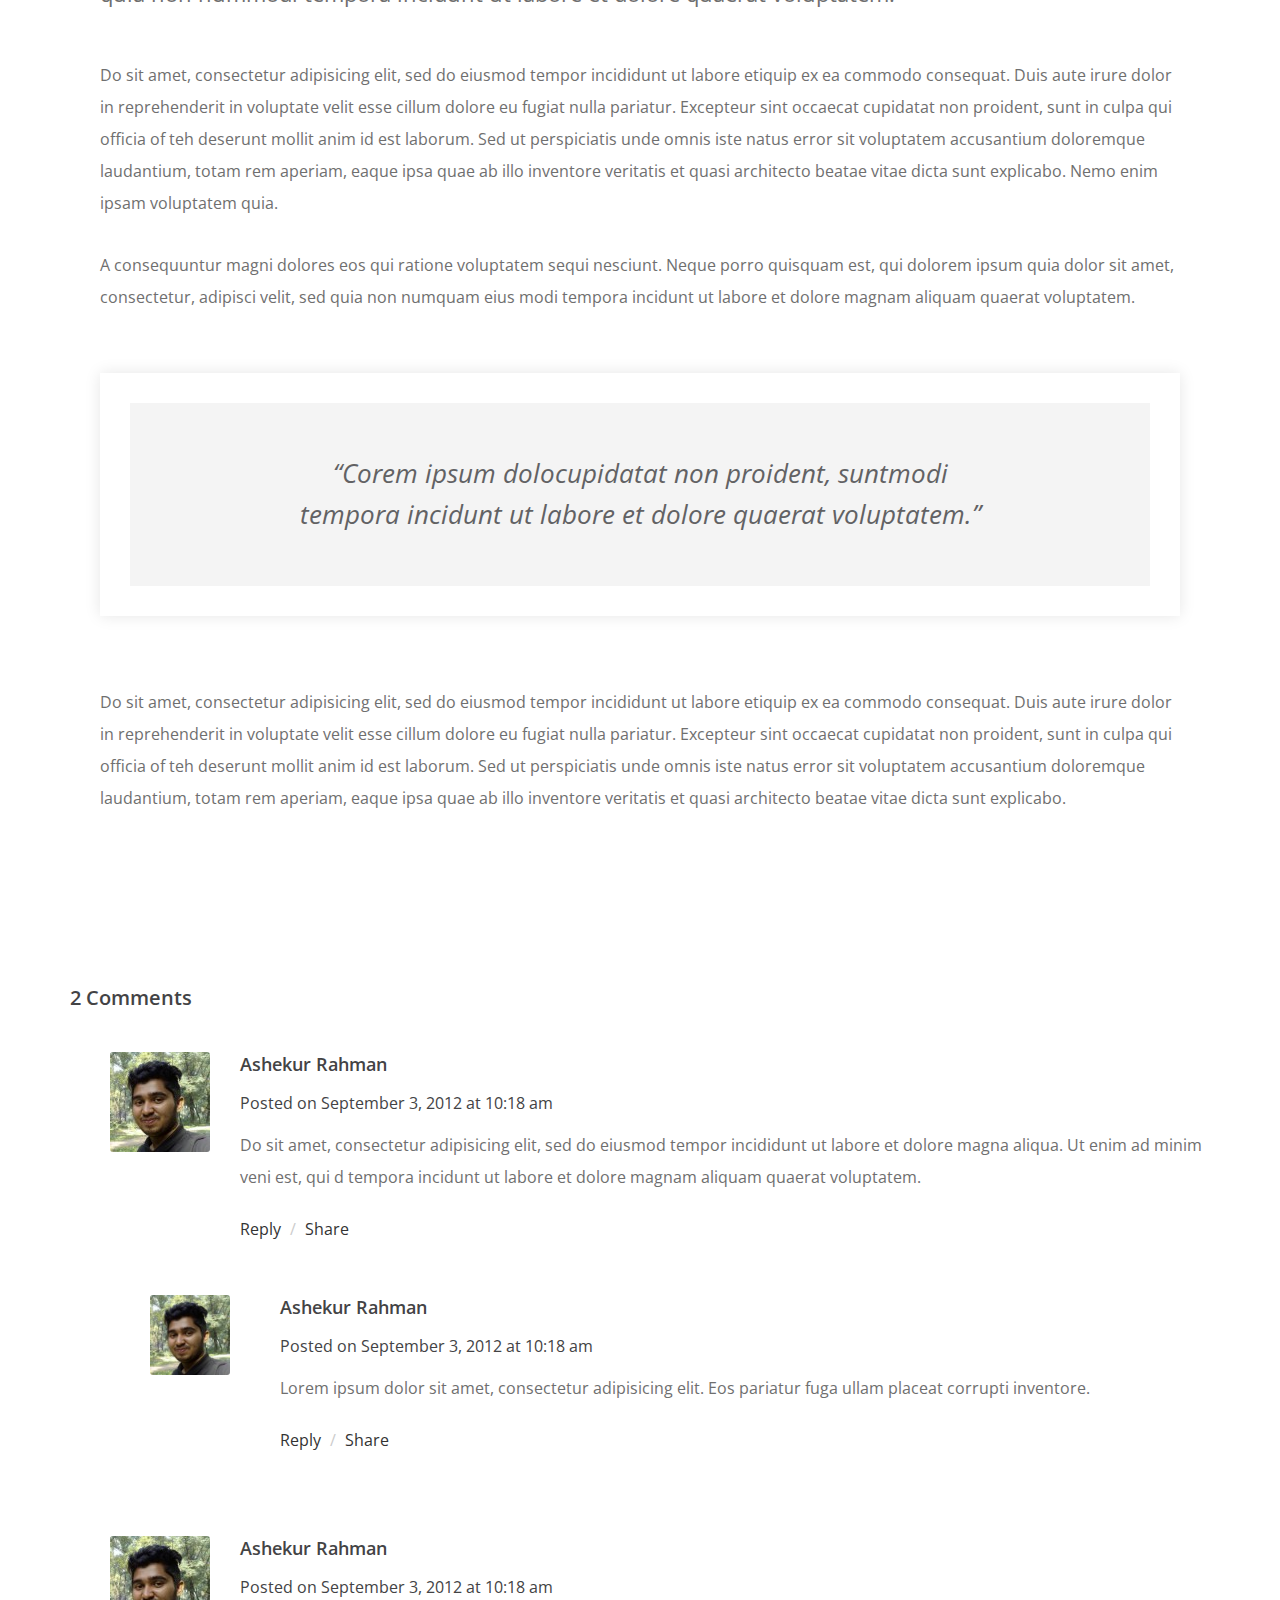
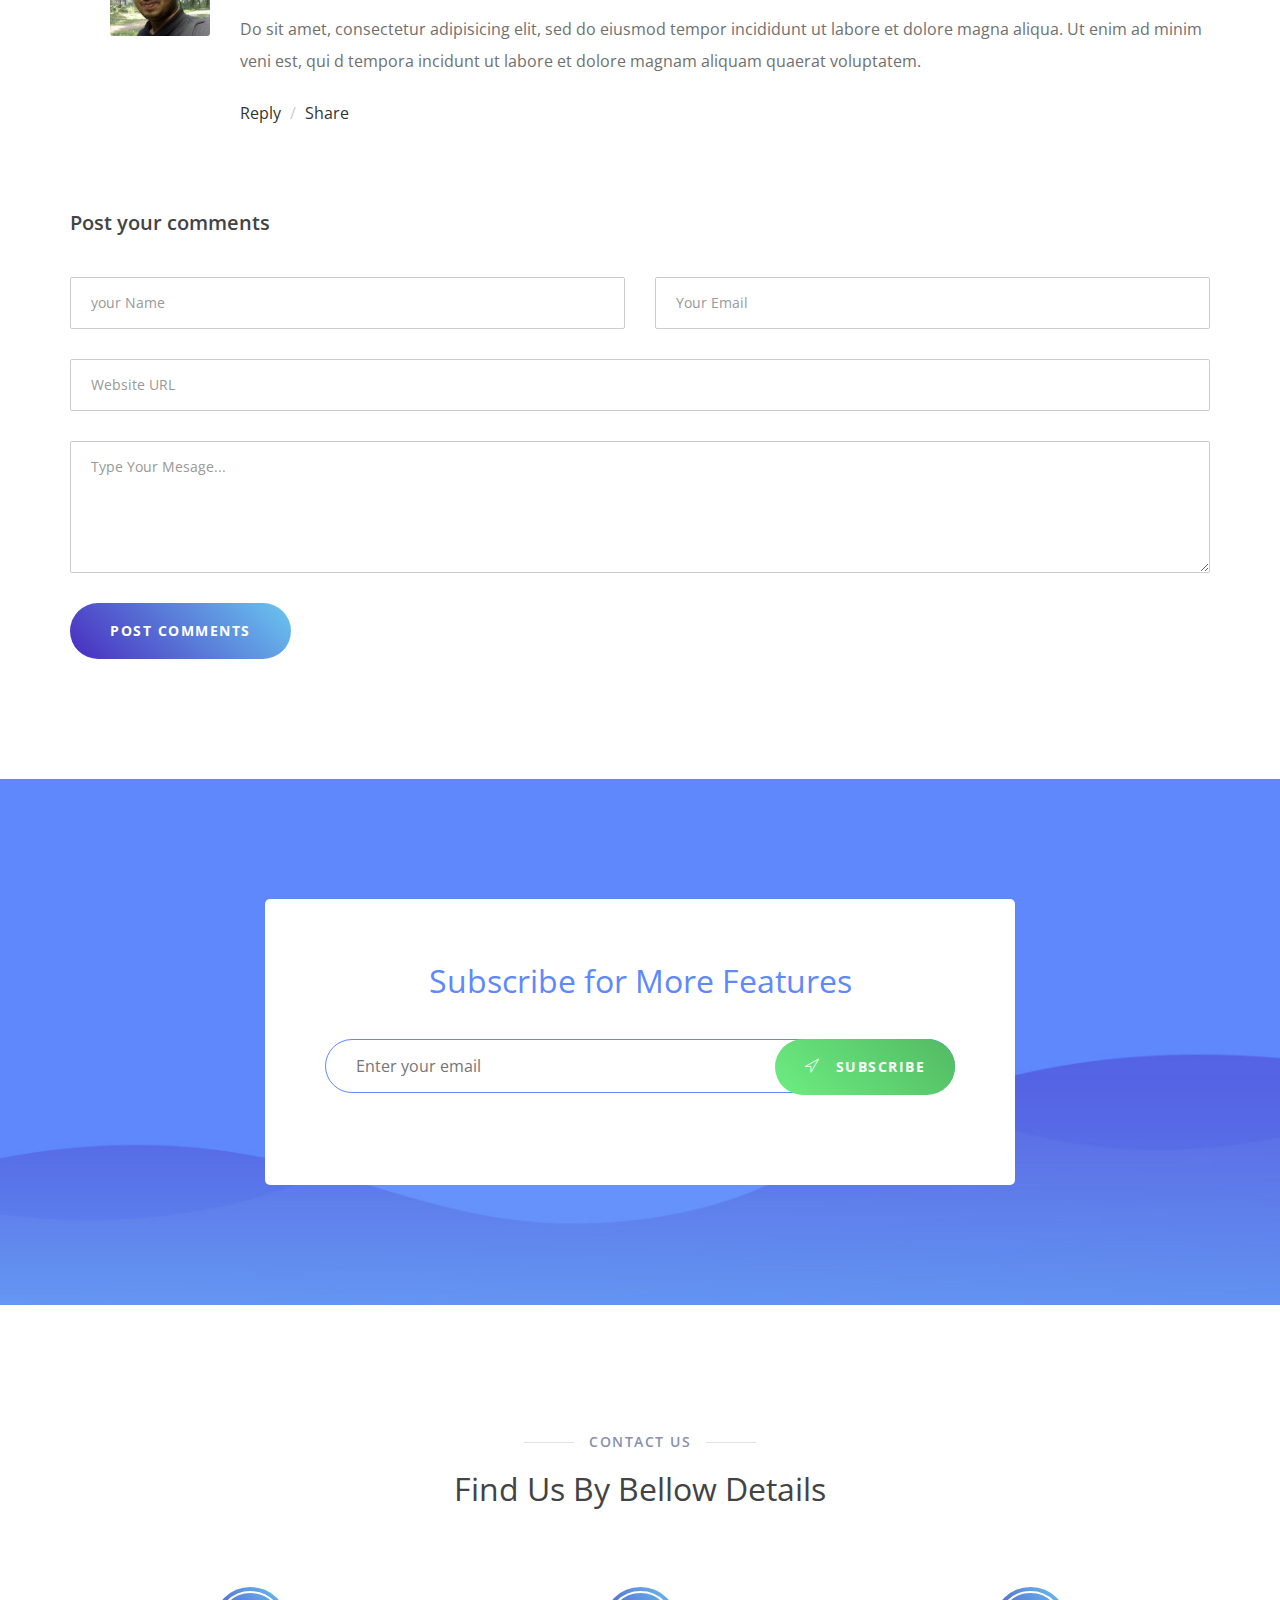
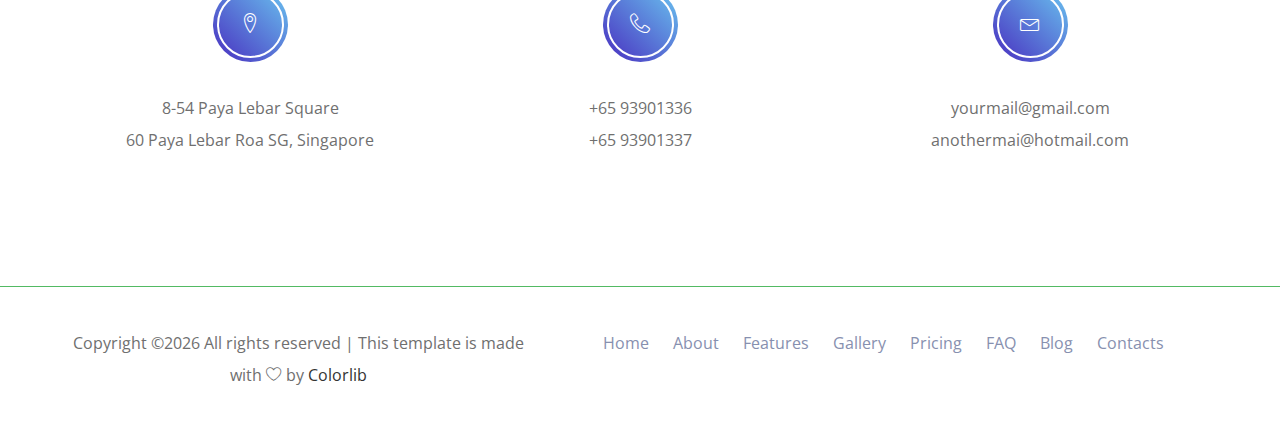
<file: single.html>
<!doctype html>
<html class="no-js" lang="zxx">

<head>
    <meta charset="utf-8">
    <meta name="author" content="Ashekur Rahman">
    <meta name="description" content="">
    <meta name="keywords" content="HTML,CSS,XML,JavaScript">
    <meta http-equiv="x-ua-compatible" content="ie=edge">
    <meta name="viewport" content="width=device-width, initial-scale=1.0">
    <!-- Title -->
    <title>Appy | Single Blog Page</title>
    <!-- Place favicon.ico in the root directory -->
    <link rel="apple-touch-icon" href="images/apple-touch-icon.png">
    <link rel="shortcut icon" type="image/ico" href="images/favicon.ico" />
    <!-- Plugin-CSS -->
    <link rel="stylesheet" href="css/bootstrap.min.css">
    <link rel="stylesheet" href="css/owl.carousel.min.css">
    <link rel="stylesheet" href="css/linearicons.css">
    <link rel="stylesheet" href="css/magnific-popup.css">
    <link rel="stylesheet" href="css/animate.css">
    <!-- Main-Stylesheets -->
    <link rel="stylesheet" href="css/normalize.css">
    <link rel="stylesheet" href="style.css">
    <link rel="stylesheet" href="css/responsive.css">
    <script src="js/vendor/modernizr-2.8.3.min.js"></script>
    <!--[if lt IE 9]>
        <script src="//oss.maxcdn.com/html5shiv/3.7.2/html5shiv.min.js"></script>
        <script src="//oss.maxcdn.com/respond/1.4.2/respond.min.js"></script>
    <![endif]-->
</head>

<body class="single-post" data-spy="scroll" data-target=".mainmenu-area">
    <!-- Preloader-content -->
    <div class="preloader">
        <span><i class="lnr lnr-sun"></i></span>
    </div>
    <!-- MainMenu-Area -->
    <nav class="mainmenu-area" data-spy="affix" data-offset-top="200">
        <div class="container-fluid">
            <div class="navbar-header">
                <button type="button" class="navbar-toggle" data-toggle="collapse" data-target="#primary_menu">
                    <span class="icon-bar"></span>
                    <span class="icon-bar"></span>
                    <span class="icon-bar"></span>
                </button>
                <a class="navbar-brand" href="#"><img src="images/logo.png" alt="Logo"></a>
            </div>
            <div class="collapse navbar-collapse" id="primary_menu">
                <ul class="nav navbar-nav mainmenu">
                    <li class="active"><a href="index.html#home_page">Home</a></li>
                    <li><a href="index.html#about_page">About</a></li>
                    <li><a href="index.html#features_page">Features</a></li>
                    <li><a href="index.html#gallery_page">Gallery</a></li>
                    <li><a href="index.html#price_page">Pricing</a></li>
                    <li><a href="index.html#questions_page">FAQ</a></li>
                    <li><a href="blog.html">Blog</a></li>
                    <li><a href="index.html#contact_page">Contacts</a></li>
                </ul>
                <div class="right-button hidden-xs">
                    <a href="#">Sign Up</a>
                </div>
            </div>
        </div>
    </nav>
    <!-- MainMenu-Area-End -->

    <header class="site-header">
        <div class="container">
            <div class="row">
                <div class="col-xs-12 text-center">
                    <h1 class="white-color">Sinlge Blog</h1>
                    <ul class="breadcrumb">
                        <li><a href="index.html">Home</a></li>
                        <li>Blog</li>
                    </ul>
                </div>
            </div>
        </div>
    </header>
    <div class="section-padding">
        <div class="container">
            <div class="row">
                <div class="col-xs-12">
                    <article class="post-single">
                        <figure class="post-media">
                            <img src="images/sticky-image.jpg" alt="">
                        </figure>
                        <div class="post-body">
                            <ul class="breadcrumb">
                                <li><a href="#">People</a></li>
                                <li>01.02.2017</li>
                            </ul>
                            <h2 class="dark-color">5 tips for those, who need to make more room in their closet</h2>
                            <div class="space-20"></div>
                            <h4>Do sit amet, consectetur adipisicing elon proidaipsum quia dolor sit amet, consectetur, adipisci velit, sed quia non nummodi tempora incidunt ut labore et dolore quaerat voluptatem.</h4>
                            <div class="space-30"></div>
                            <p>Do sit amet, consectetur adipisicing elit, sed do eiusmod tempor incididunt ut labore etiquip ex ea commodo consequat. Duis aute irure dolor in reprehenderit in voluptate velit esse cillum dolore eu fugiat nulla pariatur. Excepteur sint occaecat cupidatat non proident, sunt in culpa qui officia of teh deserunt mollit anim id est laborum. Sed ut perspiciatis unde omnis iste natus error sit voluptatem accusantium doloremque laudantium, totam rem aperiam, eaque ipsa quae ab illo inventore veritatis et quasi architecto beatae vitae dicta sunt explicabo. Nemo enim ipsam voluptatem quia.</p>
                            <div class="space-20"></div>
                            <p>A consequuntur magni dolores eos qui ratione voluptatem sequi nesciunt. Neque porro quisquam est, qui dolorem ipsum quia dolor sit amet, consectetur, adipisci velit, sed quia non numquam eius modi tempora incidunt ut labore et dolore magnam aliquam quaerat voluptatem.</p>
                            <div class="space-50"></div>
                            <blockquote>“Corem ipsum dolocupidatat non proident, suntmodi tempora incidunt ut labore et dolore quaerat voluptatem.”</blockquote>
                            <div class="space-50"></div>
                            <p>Do sit amet, consectetur adipisicing elit, sed do eiusmod tempor incididunt ut labore etiquip ex ea commodo consequat. Duis aute irure dolor in reprehenderit in voluptate velit esse cillum dolore eu fugiat nulla pariatur. Excepteur sint occaecat cupidatat non proident, sunt in culpa qui officia of teh deserunt mollit anim id est laborum. Sed ut perspiciatis unde omnis iste natus error sit voluptatem accusantium doloremque laudantium, totam rem aperiam, eaque ipsa quae ab illo inventore veritatis et quasi architecto beatae vitae dicta sunt explicabo.</p>
                        </div>
                    </article>
                    <div class="space-100"></div>
                    <div id="comments" class="comments-area">
                        <h3 class="comment-heading">2 Comments</h3>
                        <ul class="comments-list">
                            <li>
                                <article class="comment">
                                    <figure class="comment-pic">
                                        <img alt="" src="images/comment-image.jpeg">
                                    </figure>
                                    <div class="comment-content">
                                        <div class="comment-header">
                                            <h4>Ashekur Rahman</h4>
                                            <p class="comment-date">Posted on September 3, 2012 at 10:18 am </p>
                                        </div>
                                        <p>Do sit amet, consectetur adipisicing elit, sed do eiusmod tempor incididunt ut labore et dolore magna aliqua. Ut enim ad minim veni est, qui d tempora incidunt ut labore et dolore magnam aliquam quaerat voluptatem.</p>
                                        <ul class="breadcrumb">
                                            <li><a href="#">Reply</a></li>
                                            <li><a href="#">Share</a></li>
                                        </ul>
                                    </div>
                                </article>
                                <ul>
                                    <li>
                                        <article class="comment">
                                            <figure class="comment-pic">
                                                <img alt="" src="images/comment-image.jpeg">
                                            </figure>
                                            <div class="comment-content">
                                                <div class="comment-header">
                                                    <h4>Ashekur Rahman</h4>
                                                    <p class="comment-date">Posted on September 3, 2012 at 10:18 am </p>
                                                </div>
                                                <p>Lorem ipsum dolor sit amet, consectetur adipisicing elit. Eos pariatur fuga ullam placeat corrupti inventore.</p>
                                                <ul class="breadcrumb">
                                                    <li><a href="#">Reply</a></li>
                                                    <li><a href="#">Share</a></li>
                                                </ul>
                                            </div>
                                        </article>
                                    </li>
                                </ul>
                            </li>
                            <li>
                                <article class="comment">
                                    <figure class="comment-pic">
                                        <img alt="" src="images/comment-image.jpeg">
                                    </figure>
                                    <div class="comment-content">
                                        <div class="comment-header">
                                            <h4>Ashekur Rahman</h4>
                                            <p class="comment-date">Posted on September 3, 2012 at 10:18 am </p>
                                        </div>
                                        <p>Do sit amet, consectetur adipisicing elit, sed do eiusmod tempor incididunt ut labore et dolore magna aliqua. Ut enim ad minim veni est, qui d tempora incidunt ut labore et dolore magnam aliquam quaerat voluptatem.</p>
                                        <ul class="breadcrumb">
                                            <li><a href="#">Reply</a></li>
                                            <li><a href="#">Share</a></li>
                                        </ul>
                                    </div>
                                </article>
                            </li>
                        </ul>
                        <div class="comment-respond">
                            <h4>Post your comments</h4>
                            <form action="#" class="comment-form">
                                <div class="form-double">
                                    <div class="box">
                                        <input type="text" class="form-control" placeholder="your Name">
                                        <div class="space-30"></div>
                                    </div>
                                    <div class="box last">
                                        <input type="email" class="form-control" placeholder="Your Email">
                                        <div class="space-30"></div>
                                    </div>
                                </div>
                                <input type="text" class="form-control" placeholder="Website URL">
                                <div class="space-30"></div>
                                <textarea name="comment" id="comment" rows="5" class="form-control" placeholder="Type Your Mesage..."></textarea>
                                <div class="space-30"></div>
                                <button type="submit" class="bttn-default">Post Comments</button>
                            </form>
                        </div>
                    </div>
                </div>
            </div>
        </div>
    </div>
    <!-- Subscribe-Form -->
    <div class="subscribe-area section-padding">
        <div class="container">
            <div class="row">
                <div class="col-xs-12 col-sm-8 col-sm-offset-2">
                    <div class="subscribe-form text-center">
                        <h3 class="blue-color">Subscribe for More Features</h3>
                        <div class="space-20"></div>
                        <form id="mc-form">
                            <input type="email" class="control" placeholder="Enter your email" required="required" id="mc-email">
                            <button class="bttn-white active" type="submit"><span class="lnr lnr-location"></span> Subscribe</button>
                            <label class="mt10" for="mc-email"></label>
                        </form>
                    </div>
                </div>
            </div>
        </div>
    </div>
    <!-- Subscribe-Form-Area -->
    <!-- Footer-Area -->
    <footer class="footer-area" id="contact_page">
        <div class="section-padding">
            <div class="container">
                <div class="row">
                    <div class="col-xs-12">
                        <div class="page-title text-center">
                            <h5 class="title">Contact US</h5>
                            <h3 class="dark-color">Find Us By Bellow Details</h3>
                            <div class="space-60"></div>
                        </div>
                    </div>
                </div>
                <div class="row">
                    <div class="col-xs-12 col-sm-4">
                        <div class="footer-box">
                            <div class="box-icon">
                                <span class="lnr lnr-map-marker"></span>
                            </div>
                            <p>8-54 Paya Lebar Square <br /> 60 Paya Lebar Roa SG, Singapore</p>
                        </div>
                        <div class="space-30 hidden visible-xs"></div>
                    </div>
                    <div class="col-xs-12 col-sm-4">
                        <div class="footer-box">
                            <div class="box-icon">
                                <span class="lnr lnr-phone-handset"></span>
                            </div>
                            <p>+65 93901336 <br /> +65 93901337</p>
                        </div>
                        <div class="space-30 hidden visible-xs"></div>
                    </div>
                    <div class="col-xs-12 col-sm-4">
                        <div class="footer-box">
                            <div class="box-icon">
                                <span class="lnr lnr-envelope"></span>
                            </div>
                            <p>yourmail@gmail.com <br /> anothermai@hotmail.com
                            </p>
                        </div>
                    </div>
                </div>
            </div>
        </div>
        <!-- Footer-Bootom -->
        <div class="footer-bottom">
            <div class="container">
                <div class="row">
                    <div class="col-xs-12 col-md-5">
                        <!-- Link back to Colorlib can't be removed. Template is licensed under CC BY 3.0. -->
            <span>Copyright &copy;<script>document.write(new Date().getFullYear());</script> All rights reserved | This template is made with <i class="lnr lnr-heart" aria-hidden="true"></i> by <a href="https://colorlib.com" target="_blank">Colorlib</a></span>
            <!-- Link back to Colorlib can't be removed. Template is licensed under CC BY 3.0. -->
                        <div class="space-30 hidden visible-xs"></div>
                    </div>
                    <div class="col-xs-12 col-md-7">
                        <div class="footer-menu">
                            <ul>
                                <li><a href="index.html#home_page">Home</a></li>
                                <li><a href="index.html#about_page">About</a></li>
                                <li><a href="index.html#features_page">Features</a></li>
                                <li><a href="index.html#gallery_page">Gallery</a></li>
                                <li><a href="index.html#price_page">Pricing</a></li>
                                <li><a href="index.html#questions_page">FAQ</a></li>
                                <li><a href="blog.html">Blog</a></li>
                                <li><a href="index.html#contact_page">Contacts</a></li>
                            </ul>
                        </div>
                    </div>
                </div>
            </div>
        </div>
        <!-- Footer-Bootom-End -->
    </footer>
    <!-- Footer-Area-End -->
    <!--Vendor-JS-->
    <script src="js/vendor/jquery-1.12.4.min.js"></script>
    <script src="js/vendor/jquery-ui.js"></script>
    <script src="js/vendor/bootstrap.min.js"></script>
    <!--Plugin-JS-->
    <script src="js/owl.carousel.min.js"></script>
    <script src="js/contact-form.js"></script>
    <script src="js/ajaxchimp.js"></script>
    <script src="js/scrollUp.min.js"></script>
    <script src="js/magnific-popup.min.js"></script>
    <script src="js/wow.min.js"></script>
    <!--Main-active-JS-->
    <script src="js/main.js"></script>
</body>

</html>
</file>
<file: css/linearicons.css>
@font-face {
	font-family: 'Linearicons-Free';
	src:url('../fonts/Linearicons-Free.eot?w118d');
	src:url('../fonts/Linearicons-Free.eot?#iefixw118d') format('embedded-opentype'),
		url('../fonts/Linearicons-Free.woff2?w118d') format('woff2'),
		url('../fonts/Linearicons-Free.woff?w118d') format('woff'),
		url('../fonts/Linearicons-Free.ttf?w118d') format('truetype'),
		url('../fonts/Linearicons-Free.svg?w118d#Linearicons-Free') format('svg');
	font-weight: normal;
	font-style: normal;
}

.lnr {
	font-family: 'Linearicons-Free';
	speak: none;
	font-style: normal;
	font-weight: normal;
	font-variant: normal;
	text-transform: none;
	line-height: 1;

	/* Better Font Rendering =========== */
	-webkit-font-smoothing: antialiased;
	-moz-osx-font-smoothing: grayscale;
}

.lnr-home:before {
	content: "\e800";
}
.lnr-apartment:before {
	content: "\e801";
}
.lnr-pencil:before {
	content: "\e802";
}
.lnr-magic-wand:before {
	content: "\e803";
}
.lnr-drop:before {
	content: "\e804";
}
.lnr-lighter:before {
	content: "\e805";
}
.lnr-poop:before {
	content: "\e806";
}
.lnr-sun:before {
	content: "\e807";
}
.lnr-moon:before {
	content: "\e808";
}
.lnr-cloud:before {
	content: "\e809";
}
.lnr-cloud-upload:before {
	content: "\e80a";
}
.lnr-cloud-download:before {
	content: "\e80b";
}
.lnr-cloud-sync:before {
	content: "\e80c";
}
.lnr-cloud-check:before {
	content: "\e80d";
}
.lnr-database:before {
	content: "\e80e";
}
.lnr-lock:before {
	content: "\e80f";
}
.lnr-cog:before {
	content: "\e810";
}
.lnr-trash:before {
	content: "\e811";
}
.lnr-dice:before {
	content: "\e812";
}
.lnr-heart:before {
	content: "\e813";
}
.lnr-star:before {
	content: "\e814";
}
.lnr-star-half:before {
	content: "\e815";
}
.lnr-star-empty:before {
	content: "\e816";
}
.lnr-flag:before {
	content: "\e817";
}
.lnr-envelope:before {
	content: "\e818";
}
.lnr-paperclip:before {
	content: "\e819";
}
.lnr-inbox:before {
	content: "\e81a";
}
.lnr-eye:before {
	content: "\e81b";
}
.lnr-printer:before {
	content: "\e81c";
}
.lnr-file-empty:before {
	content: "\e81d";
}
.lnr-file-add:before {
	content: "\e81e";
}
.lnr-enter:before {
	content: "\e81f";
}
.lnr-exit:before {
	content: "\e820";
}
.lnr-graduation-hat:before {
	content: "\e821";
}
.lnr-license:before {
	content: "\e822";
}
.lnr-music-note:before {
	content: "\e823";
}
.lnr-film-play:before {
	content: "\e824";
}
.lnr-camera-video:before {
	content: "\e825";
}
.lnr-camera:before {
	content: "\e826";
}
.lnr-picture:before {
	content: "\e827";
}
.lnr-book:before {
	content: "\e828";
}
.lnr-bookmark:before {
	content: "\e829";
}
.lnr-user:before {
	content: "\e82a";
}
.lnr-users:before {
	content: "\e82b";
}
.lnr-shirt:before {
	content: "\e82c";
}
.lnr-store:before {
	content: "\e82d";
}
.lnr-cart:before {
	content: "\e82e";
}
.lnr-tag:before {
	content: "\e82f";
}
.lnr-phone-handset:before {
	content: "\e830";
}
.lnr-phone:before {
	content: "\e831";
}
.lnr-pushpin:before {
	content: "\e832";
}
.lnr-map-marker:before {
	content: "\e833";
}
.lnr-map:before {
	content: "\e834";
}
.lnr-location:before {
	content: "\e835";
}
.lnr-calendar-full:before {
	content: "\e836";
}
.lnr-keyboard:before {
	content: "\e837";
}
.lnr-spell-check:before {
	content: "\e838";
}
.lnr-screen:before {
	content: "\e839";
}
.lnr-smartphone:before {
	content: "\e83a";
}
.lnr-tablet:before {
	content: "\e83b";
}
.lnr-laptop:before {
	content: "\e83c";
}
.lnr-laptop-phone:before {
	content: "\e83d";
}
.lnr-power-switch:before {
	content: "\e83e";
}
.lnr-bubble:before {
	content: "\e83f";
}
.lnr-heart-pulse:before {
	content: "\e840";
}
.lnr-construction:before {
	content: "\e841";
}
.lnr-pie-chart:before {
	content: "\e842";
}
.lnr-chart-bars:before {
	content: "\e843";
}
.lnr-gift:before {
	content: "\e844";
}
.lnr-diamond:before {
	content: "\e845";
}
.lnr-linearicons:before {
	content: "\e846";
}
.lnr-dinner:before {
	content: "\e847";
}
.lnr-coffee-cup:before {
	content: "\e848";
}
.lnr-leaf:before {
	content: "\e849";
}
.lnr-paw:before {
	content: "\e84a";
}
.lnr-rocket:before {
	content: "\e84b";
}
.lnr-briefcase:before {
	content: "\e84c";
}
.lnr-bus:before {
	content: "\e84d";
}
.lnr-car:before {
	content: "\e84e";
}
.lnr-train:before {
	content: "\e84f";
}
.lnr-bicycle:before {
	content: "\e850";
}
.lnr-wheelchair:before {
	content: "\e851";
}
.lnr-select:before {
	content: "\e852";
}
.lnr-earth:before {
	content: "\e853";
}
.lnr-smile:before {
	content: "\e854";
}
.lnr-sad:before {
	content: "\e855";
}
.lnr-neutral:before {
	content: "\e856";
}
.lnr-mustache:before {
	content: "\e857";
}
.lnr-alarm:before {
	content: "\e858";
}
.lnr-bullhorn:before {
	content: "\e859";
}
.lnr-volume-high:before {
	content: "\e85a";
}
.lnr-volume-medium:before {
	content: "\e85b";
}
.lnr-volume-low:before {
	content: "\e85c";
}
.lnr-volume:before {
	content: "\e85d";
}
.lnr-mic:before {
	content: "\e85e";
}
.lnr-hourglass:before {
	content: "\e85f";
}
.lnr-undo:before {
	content: "\e860";
}
.lnr-redo:before {
	content: "\e861";
}
.lnr-sync:before {
	content: "\e862";
}
.lnr-history:before {
	content: "\e863";
}
.lnr-clock:before {
	content: "\e864";
}
.lnr-download:before {
	content: "\e865";
}
.lnr-upload:before {
	content: "\e866";
}
.lnr-enter-down:before {
	content: "\e867";
}
.lnr-exit-up:before {
	content: "\e868";
}
.lnr-bug:before {
	content: "\e869";
}
.lnr-code:before {
	content: "\e86a";
}
.lnr-link:before {
	content: "\e86b";
}
.lnr-unlink:before {
	content: "\e86c";
}
.lnr-thumbs-up:before {
	content: "\e86d";
}
.lnr-thumbs-down:before {
	content: "\e86e";
}
.lnr-magnifier:before {
	content: "\e86f";
}
.lnr-cross:before {
	content: "\e870";
}
.lnr-menu:before {
	content: "\e871";
}
.lnr-list:before {
	content: "\e872";
}
.lnr-chevron-up:before {
	content: "\e873";
}
.lnr-chevron-down:before {
	content: "\e874";
}
.lnr-chevron-left:before {
	content: "\e875";
}
.lnr-chevron-right:before {
	content: "\e876";
}
.lnr-arrow-up:before {
	content: "\e877";
}
.lnr-arrow-down:before {
	content: "\e878";
}
.lnr-arrow-left:before {
	content: "\e879";
}
.lnr-arrow-right:before {
	content: "\e87a";
}
.lnr-move:before {
	content: "\e87b";
}
.lnr-warning:before {
	content: "\e87c";
}
.lnr-question-circle:before {
	content: "\e87d";
}
.lnr-menu-circle:before {
	content: "\e87e";
}
.lnr-checkmark-circle:before {
	content: "\e87f";
}
.lnr-cross-circle:before {
	content: "\e880";
}
.lnr-plus-circle:before {
	content: "\e881";
}
.lnr-circle-minus:before {
	content: "\e882";
}
.lnr-arrow-up-circle:before {
	content: "\e883";
}
.lnr-arrow-down-circle:before {
	content: "\e884";
}
.lnr-arrow-left-circle:before {
	content: "\e885";
}
.lnr-arrow-right-circle:before {
	content: "\e886";
}
.lnr-chevron-up-circle:before {
	content: "\e887";
}
.lnr-chevron-down-circle:before {
	content: "\e888";
}
.lnr-chevron-left-circle:before {
	content: "\e889";
}
.lnr-chevron-right-circle:before {
	content: "\e88a";
}
.lnr-crop:before {
	content: "\e88b";
}
.lnr-frame-expand:before {
	content: "\e88c";
}
.lnr-frame-contract:before {
	content: "\e88d";
}
.lnr-layers:before {
	content: "\e88e";
}
.lnr-funnel:before {
	content: "\e88f";
}
.lnr-text-format:before {
	content: "\e890";
}
.lnr-text-format-remove:before {
	content: "\e891";
}
.lnr-text-size:before {
	content: "\e892";
}
.lnr-bold:before {
	content: "\e893";
}
.lnr-italic:before {
	content: "\e894";
}
.lnr-underline:before {
	content: "\e895";
}
.lnr-strikethrough:before {
	content: "\e896";
}
.lnr-highlight:before {
	content: "\e897";
}
.lnr-text-align-left:before {
	content: "\e898";
}
.lnr-text-align-center:before {
	content: "\e899";
}
.lnr-text-align-right:before {
	content: "\e89a";
}
.lnr-text-align-justify:before {
	content: "\e89b";
}
.lnr-line-spacing:before {
	content: "\e89c";
}
.lnr-indent-increase:before {
	content: "\e89d";
}
.lnr-indent-decrease:before {
	content: "\e89e";
}
.lnr-pilcrow:before {
	content: "\e89f";
}
.lnr-direction-ltr:before {
	content: "\e8a0";
}
.lnr-direction-rtl:before {
	content: "\e8a1";
}
.lnr-page-break:before {
	content: "\e8a2";
}
.lnr-sort-alpha-asc:before {
	content: "\e8a3";
}
.lnr-sort-amount-asc:before {
	content: "\e8a4";
}
.lnr-hand:before {
	content: "\e8a5";
}
.lnr-pointer-up:before {
	content: "\e8a6";
}
.lnr-pointer-right:before {
	content: "\e8a7";
}
.lnr-pointer-down:before {
	content: "\e8a8";
}
.lnr-pointer-left:before {
	content: "\e8a9";
}
</file>
<file: style.css>
/*-----------------------------------------------------------------------------------
Template Name: Appy HTML5 Template,
Template URI: http://www.themectg.com
Description: This is html5 template
Author: Ashekur Rahman Hridoy
Author URI: http://www.facebook.com/ashekur.rahman.hridoy
Version: 1.0
-----------------------------------------------------------------------------------
CSS INDEX
===================
1. Google font
2. Theme Default CSS
3. Button-Style
4. Helper-Classes
5. MainMenu-Area
6. Page-Title
7. Home-Area
8. Progress-Area
9. Video-Area
10. Feature-Area
11. Service-Box
12. Testimonial-Area
13. Gallery-Area
14. Download-Area
15. Price-Area
16. Questions-area
17. Subscribe-Form
18. Footer-Area
19. ScrollUp-Button
20. Blog-Post
21. Pagination
22. Comment-Respond
23. Form-Stype
-----------------------------------------------------------------------------------*/

/*-----------------
1. Google font
------------------*/

@import url('https://fonts.googleapis.com/css?family=Open+Sans:300,400,400i,600,700,800');

/*-------------------
2. Theme Default CSS
--------------------*/

* {
    outline: none;
}

a {
    text-decoration: none;
    outline: none;
    -webkit-transition: 0.4s;
    -o-transition: 0.4s;
    transition: 0.4s;
    color: #333333;
}

input:focus,
button:focus,
a:focus,
a:hover {
    text-decoration: none;
    outline: none;
    color: #ffffff;
}

img {
    max-width: 100%;
    height: auto;
}

h1,
h2,
h3,
h4,
h5,
h6 {
    margin: 0 0 15px;
    font-weight: 400;
    line-height: 1.4em;
}

h1 {
    font-size: 60px;
}

h2 {
    font-size: 50px;
}

h3 {
    font-size: 32px;
}

html,
body {
    height: 100%
}

body {
    font-family: 'Open Sans', sans-serif;
    font-weight: 400;
    font-size: 16px;
    line-height: 32px;
    color: #6f6f6f;
}


/* Remove Chrome Input Field's Unwanted Yellow Background Color */

input:-webkit-autofill,
input:-webkit-autofill:hover,
input:-webkit-autofill:focus {
    -webkit-box-shadow: 0 0 0px 1000px white inset !important;
}

/*-- 3. Button-Style --*/

.bttn-white {
    position: relative;
	background: rgb(109, 237, 129);
	background: -webkit-linear-gradient(45deg, rgba(109, 237, 129, 1) 0%, rgba(82, 186, 99, 1) 100%);
    /* Chrome10-25,Safari5.1-6 */
    background: -o-linear-gradient(45deg, rgba(109, 237, 129, 1) 0%, rgba(82, 186, 99, 1) 100%);
    background: linear-gradient(45deg, rgba(109, 237, 129, 1) 0%, rgba(82, 186, 99, 1) 100%);
    /* W3C, IE10+, FF16+, Chrome26+, Opera12+, Safari7+ */
    filter: progid:DXImageTransform.Microsoft.gradient( startColorstr='#6ded81', endColorstr='#52ba63', GradientType=1);
    overflow: hidden;
    z-index: 1;
    margin-right: 10px;
    border: none;
}

.bttn-white img {
    height: 20px;
    margin-right: 5px;
    margin-top: -5px;
    display: inline-block;
}



.bttn-white:before {
    content: "";
    position: absolute;
    left: 0;
    top: 0;
    width: 100%;
    height: 100%;
    background-color: #ffffff;
    z-index: -1;
    -webkit-transition: 0.3s;
    -o-transition: 0.3s;
    transition: 0.3s;
    opacity: 1;
}

.bttn-white.active,
.bttn-white:hover {
    color: #ffffff;
}

.bttn-white.active:before,
.bttn-white:hover:before {
    opacity: 0;
}

.bttn-default,
.bttn-white {
    padding: 12px 30px;
    background-color: #ffffff;
    display: inline-block;
    color: #52ba63;
    text-transform: uppercase;
    border-radius: 50px;
    letter-spacing: 1.5px;
    font-weight: 700;
    font-size: 14px;
    -webkit-transition: 0.3s;
    -o-transition: 0.3s;
    transition: 0.3s;
    border: none;
}

.bttn-default .lnr,
.bttn-white .lnr {
    margin-right: 10px;
}


.bttn-default {
    padding: 12px 40px;
    /* Permalink - use to edit and share this gradient: http://colorzilla.com/gradient-editor/#482cbf+0,6ac6f0+100 */
    background: rgb(72, 44, 191);
    /* Old browsers */
    /* FF3.6-15 */
    background: -webkit-linear-gradient(45deg, rgba(72, 44, 191, 1) 0%, rgba(106, 198, 240, 1) 100%);
    /* Chrome10-25,Safari5.1-6 */
    background: -o-linear-gradient(45deg, rgba(72, 44, 191, 1) 0%, rgba(106, 198, 240, 1) 100%);
    background: linear-gradient(45deg, rgba(72, 44, 191, 1) 0%, rgba(106, 198, 240, 1) 100%);
    /* W3C, IE10+, FF16+, Chrome26+, Opera12+, Safari7+ */
    filter: progid:DXImageTransform.Microsoft.gradient( startColorstr='#482cbf', endColorstr='#6ac6f0', GradientType=1);
    color: #ffffff;
    -webkit-box-shadow: 0 0 0 0 rgba(0, 0, 0, 0.1);
    box-shadow: 0 0 0 0 rgba(0, 0, 0, 0.1);
    -webkit-transform: translateY(0);
    -ms-transform: translateY(0);
    transform: translateY(0);
}

.bttn-default:hover {
    color: #ffffff;
    -webkit-box-shadow: 0 25px 50px -20px rgba(0, 0, 0, 0.6);
    box-shadow: 0 25px 50px -20px rgba(0, 0, 0, 0.6);
    -webkit-transform: translateY(-5px);
    -ms-transform: translateY(-5px);
    transform: translateY(-5px);
}

.sq {
    border-radius: 3px !important;
}


/*-- 4. Helper-Classes --*/

.section-padding-top {
    padding-top: 120px;
}

.section-padding {
    padding-top: 120px;
    padding-bottom: 120px;
}

.upper {
    text-transform: uppercase;
}

.angle,
.overlay {
    position: relative;
    z-index: 1;
}

.overlay:before {
    content: "";
    position: absolute;
    left: 0;
    top: 0;
    width: 100%;
    height: 100%;
    /* Permalink - use to edit and share this gradient: http://colorzilla.com/gradient-editor/#6ded81+0,52ba63+100 */
    background: rgb(109, 237, 129);
    /* Old browsers */
    /* FF3.6-15 */
    background: -webkit-linear-gradient(45deg, rgba(109, 237, 129, 1) 0%, rgba(82, 186, 99, 1) 100%);
    /* Chrome10-25,Safari5.1-6 */
    background: -o-linear-gradient(45deg, rgba(109, 237, 129, 1) 0%, rgba(82, 186, 99, 1) 100%);
    background: linear-gradient(45deg, rgba(109, 237, 129, 1) 0%, rgba(82, 186, 99, 1) 100%);
    /* W3C, IE10+, FF16+, Chrome26+, Opera12+, Safari7+ */
    filter: progid:DXImageTransform.Microsoft.gradient( startColorstr='#6ded81', endColorstr='#52ba63', GradientType=1);
    opacity: 0.6;
    /* IE6-9 fallback on horizontal gradient */
    z-index: -2;
}

.angle:after {
    content: "";
    position: absolute;
    left: 0;
    bottom: 0;
    width: 100%;
    height: 150px;
    background: rgba(0, 0, 0, 0) -webkit-linear-gradient(left bottom, #ffffff 50%, transparent 50%) repeat scroll 0 0;
    background: rgba(0, 0, 0, 0) -webkit-gradient(linear, left bottom, right top, color-stop(50%, #ffffff), color-stop(50%, transparent)) repeat scroll 0 0;
    background: rgba(0, 0, 0, 0) -o-linear-gradient(left bottom, #ffffff 50%, transparent 50%) repeat scroll 0 0;
    background: rgba(0, 0, 0, 0) linear-gradient(to right top, #ffffff 50%, transparent 50%) repeat scroll 0 0;
    z-index: -1;
}

.dark-color {
    color: #434345
}

.blue-color {
    color: #5e88fc;
}

.white-color {
    color: #ffffff !important;
}

.gray-bg {
    background-color: #4e4e4e;
}

/*-- 5. MainMenu-Area --*/

.mainmenu-area {
    position: absolute;
    left: 0;
    top: 0;
    width: 100%;
    z-index: 9999;
    padding: 20px 140px 15px 0;
    background: transparent;
    -webkit-transition: 0.3s;
    -o-transition: 0.3s;
    transition: 0.3s;
}

.mainmenu-area:before {
    content: '';
    position: absolute;
    left: 0;
    top: 0;
    width: 100%;
    height: 100%;
    background: rgb(109, 237, 129);
	background: -webkit-linear-gradient(45deg, rgba(109, 237, 129, 1) 0%, rgba(82, 186, 99, 1) 100%);
    /* Chrome10-25,Safari5.1-6 */
    background: -o-linear-gradient(45deg, rgba(109, 237, 129, 1) 0%, rgba(82, 186, 99, 1) 100%);
    background: linear-gradient(45deg, rgba(109, 237, 129, 1) 0%, rgba(82, 186, 99, 1) 100%);
    /* W3C, IE10+, FF16+, Chrome26+, Opera12+, Safari7+ */
    filter: progid:DXImageTransform.Microsoft.gradient( startColorstr='#6ded81', endColorstr='#52ba63', GradientType=1);
    z-index: -1;
    opacity: 0;
    -webkit-transition: 0.3s;
    -o-transition: 0.3s;
    transition: 0.3s;
}

.mainmenu-area.affix {
    position: fixed;
    top: 0;
}

.mainmenu-area.affix:before {
    opacity: 1;
}

.mainmenu-area .right-button {
    position: absolute;
    right: 15px;
    top: 12px;
}

.mainmenu-area .right-button a {
    color: #ffffff;
    padding: 10px 40px;
    border-radius: 50px;
    background-color: rgba(255, 255, 255, 0.3);
    display: inline-block;
    text-transform: uppercase;
    letter-spacing: 1.5px;
    font-weight: 700;
    font-size: 14px;
}

.mainmenu-area .right-button a:hover {
    background-color: rgba(255, 255, 255, 1);
    color: #52ba63;
}

.mainmenu-area ul.mainmenu {
    text-align: center;
    float: none;
    display: block;
}

.mainmenu-area ul.mainmenu li {
    float: none;
    display: inline-block;
    text-align: center;
}

.mainmenu-area ul.nav.navbar-nav li a {
    color: #ffffff;
    padding: 10px 2px;
    text-transform: capitalize;
    background: transparent;
    font-weight: 600;
    border-bottom: 2px solid transparent;
    margin: 0 15px;
}

.mainmenu-area ul.nav.navbar-nav li a:hover,
.mainmenu-area ul.nav.navbar-nav li.active a {
    border-bottom-color: #ffffff;
}

.mainmenu-area .navbar-brand {
    height: auto;
    padding: 0 15px;
}

.mainmenu-area .navbar-brand img {
    height: 40px;
}

/*-- 6. Page-Title --*/

.page-title .title {
    position: relative;
    display: inline-block;
    text-transform: uppercase;
    letter-spacing: 1.5px;
    color: #8790af;
    font-weight: 600;
}

.text-center.page-title .title:before,
.page-title .title:after {
    content: '';
    width: 50px;
    height: 1px;
    display: inline-block;
    background-color: #e1e1e1;
    margin: 0 15px;
    -webkit-transform: translateY(-4px);
    -ms-transform: translateY(-4px);
    transform: translateY(-4px);
}

/*-- 7. Home-Area --*/

.home-area {
    width: 100%;
    background: url('images/header-bg.jpg') no-repeat scroll center bottom / cover;
    padding-top: 26vh;
    color: #ffffff;
    margin-bottom: 100px;
}

.home-area .mobile-image {
    margin-right: 0;
    margin-left: 0;
    margin-bottom: -158px;
}

/*-- 8. Progress-Area --*/

.progress-area {
    background-image: url('images/progress-bg.jpg');
    background-repeat: no-repeat;
    background-position: right center;
    background-size: auto 100%;
    margin-top: 90px;
    margin-bottom: 220px;
}

.progress-area .mobile-image {
    margin-top: -90px;
    margin-bottom: -153px;
}

/*-- 9. Video-Area --*/

.video-area {
    background-image: url('images/video-bg.jpg');
    background-repeat: no-repeat;
    background-position: left center;
    background-size: auto 100%;
    margin-bottom: 120px;
}

.video-photo {
    position: relative;
    border-radius: 5px;
    overflow: hidden;
}

.video-photo > img {
    width: 100%;
}

.video-area a.video-button {
    position: absolute;
    top: 50%;
    left: 50%;
    -webkit-transform: translate(-50%, -50%);
    -ms-transform: translate(-50%, -50%);
    transform: translate(-50%, -50%);
    border-radius: 50%;
}

/*-- 10. Feature-Area --*/

.feature-area {
    color: #ffffff;
    background-color: #5e88fc;
    background-image: url('images/feature-bg.png');
    background-position: bottom -120px center;
    background-repeat: no-repeat;
    background-size: auto 94%;
    margin-bottom: 142px;
}

.feature-area .page-title .title {
    color: #ffffff;
}

.feature-area .mobile-image {
    margin-bottom: -142px;
}

/*-- 11. Service-Box --*/

.service-box {
    position: relative;
    padding-left: 100px;
}

.team-slide .owl-controls .owl-nav > div,
.service-box .box-icon {
    position: absolute;
    left: 0;
    top: 0;
    width: 70px;
    height: 70px;
    border-radius: 100%;
    text-align: center;
    font-size: 20px;
    line-height: 72px;
    /* Permalink - use to edit and share this gradient: http://colorzilla.com/gradient-editor/#482cbf+0,6ac6f0+100 */
	background: rgb(109, 237, 129);
	background: -webkit-linear-gradient(45deg, rgba(109, 237, 129, 1) 0%, rgba(82, 186, 99, 1) 100%);
    /* Chrome10-25,Safari5.1-6 */
    background: -o-linear-gradient(45deg, rgba(109, 237, 129, 1) 0%, rgba(82, 186, 99, 1) 100%);
    background: linear-gradient(45deg, rgba(109, 237, 129, 1) 0%, rgba(82, 186, 99, 1) 100%);
    /* W3C, IE10+, FF16+, Chrome26+, Opera12+, Safari7+ */
    filter: progid:DXImageTransform.Microsoft.gradient( startColorstr='#6ded81', endColorstr='#52ba63', GradientType=1);
    overflow: hidden;
    z-index: 1;
    color: #000000;
    -webkit-transition: 0.3s;
    -o-transition: 0.3s;
    transition: 0.3s;
    -webkit-box-shadow: 0 0 30px 0 rgba(0, 0, 0, 0.2);
    box-shadow: 0 0 30px 0 rgba(0, 0, 0, 0.2);
}

.team-slide .owl-controls .owl-nav > div:hover,
.service-box:hover .box-icon {
    color: #ffffff;
}

.team-slide .owl-controls .owl-nav > div:before,
.service-box .box-icon:before {
    content: '';
    position: absolute;
    left: 0;
    top: 0;
    width: 100%;
    height: 100%;
    background-color: #ffffff;
    z-index: -1;
    -webkit-transition: 0.3s;
    -o-transition: 0.3s;
    transition: 0.3s;
    opacity: 1;
}

.team-slide .owl-controls .owl-nav > div:hover:before,
.service-box:hover .box-icon:before {
    opacity: 0;
}

.service-box h4 {
    margin-bottom: 10px;
}

/*-- 12. Testimonial-Area --*/

.testimonial-area {
    padding-top: 60px;
    padding-bottom: 120px;
}

.team-box {
    position: relative;
    padding: 55px 30px 30px 30px;
    -webkit-box-shadow: 0 0 30px -5px rgba(0, 0, 0, 0.1);
    box-shadow: 0 0 30px -5px rgba(0, 0, 0, 0.1);
    border-radius: 5px;
    margin-top: 40px;
    -webkit-transition: 1s;
    -o-transition: 1s;
    transition: 1s;
    margin-bottom: 30px;
    margin-left: 15px;
    margin-right: 15px;
}

.team-box:hover {
    -webkit-box-shadow: 0 0 60px 0 rgba(0, 0, 0, 0.1);
    box-shadow: 0 0 60px 0 rgba(0, 0, 0, 0.1);
}

.team-box .team-image {
    position: absolute;
    top: -40px;
    width: 80px;
    height: 80px;
    border-radius: 100%;
    background-color: #ffffff;
    text-align: center;
    overflow: hidden;
    border: 5px solid #ffffff;
    -webkit-box-shadow: 0 0 10px 0 rgba(0, 0, 0, 0.1);
    box-shadow: 0 0 10px 0 rgba(0, 0, 0, 0.1)
}

.team-box h4 {
    color: #4e4e4e;
    font-weight: 600;
    font-size: 20px;
}

.team-box h6.position {
    font-size: 14px;
    font-style: italic;
    font-weight: 400;
}

.team-slide .owl-controls .owl-nav > div {
    position: absolute;
    top: 50%;
    left: auto;
    right: 100%;
    -webkit-transform: translateY(-50%);
    -ms-transform: translateY(-50%);
    transform: translateY(-50%)
}

.team-slide .owl-controls .owl-nav > div.owl-next {
    right: auto;
    left: 100%;
}

/*-- 13. Gallery-Area --*/

.gallery-area {
    /* Permalink - use to edit and share this gradient: http://colorzilla.com/gradient-editor/#482cbf+0,6ac6f0+100 */
    background: rgb(255, 255, 255);
    /* Old browsers */
    /* FF3.6-15 */
	background: -webkit-linear-gradient(45deg, rgba(255, 255, 255, 1) 0%, rgba(255, 255, 255, 1) 100%);
    /* Chrome10-25,Safari5.1-6 */
    background: -o-linear-gradient(45deg, rgba(255, 255, 255, 1) 0%, rgba(255, 255, 255, 1) 100%);
    background: linear-gradient(45deg, rgba(255, 255, 255, 1) 0%, rgba(255, 255, 255, 1) 100%);
    /* W3C, IE10+, FF16+, Chrome26+, Opera12+, Safari7+ */
    filter: progid:DXImageTransform.Microsoft.gradient( startColorstr='#ffffff', endColorstr='#ffffff', GradientType=1);
    color: #4e4e4e;
}

.gallery-slide .owl-stage-outer {
    background: url('images/mobile-screen.png') no-repeat center right / auto 100%;

}

.gallery-slide .item {
    margin: 58px 17px 70px 15px;
    overflow: hidden;
    border-radius: 2px;
}

.gallery-slide .owl-controls {
    position: static;
    text-align: right;
    padding-right: 80px;
}

.gallery-slide .owl-controls .owl-nav > div {
    display: inline-block;
    background-color: #4e4e4e;
    width: 70px;
    height: 70px;
    border-radius: 50%;
    text-align: center;
    line-height: 70px;
    color: rgba(78, 78, 78, 1);
    margin: 5px;
}

.gallery-slide .owl-controls .owl-dots .owl-dot {
    display: inline-block;
    margin: 3px;
}

.gallery-slide .owl-controls .owl-dots .owl-dot span {
    display: inline-block;
    width: 5px;
    height: 5px;
    margin: 5px;
    border-radius: 50%;
    background-color: #4e4e4e;
    opacity: 0.5;
    -webkit-transition: 1s;
    -o-transition: 1s;
    transition: 1s;
    -webkit-transform: scale(1);
    -ms-transform: scale(1);
    transform: scale(1);
}

.gallery-slide .owl-controls .owl-dots .owl-dot.active span {
    opacity: 1;
    -webkit-transform: scale(2);
    -ms-transform: scale(2);
    transform: scale(2);
}

/*-- 14. Download-Area --*/

.download-area {
    background-image: url('images/download-bg.png');
    background-repeat: no-repeat;
    background-position: center center;
    background-size: cover;
    margin-top: 10px;
    margin-bottom: 0px;
    color: #ffffff;
}

.download-area .mobile-image {
    margin-top: -106px;
    margin-bottom: -200px;
}

/*-- 15. Price-Area --*/

.price-box {
    border-radius: 5px;
    overflow: hidden;
    text-align: center;
    color: #8790af;
    -webkit-box-shadow: 0 0 15px -5px rgba(0, 0, 0, 0.1);
    box-shadow: 0 0 15px -5px rgba(0, 0, 0, 0.1);
    -webkit-transition: 0.3s;
    -o-transition: 0.3s;
    transition: 0.3s;
}

.price-box:hover {
    -webkit-box-shadow: 0 0 50px -15px #4d43c6;
    box-shadow: 0 0 50px -15px #4d43c6;
}

.price-box .price-header {
    background-color: #f2f3fc;
    padding: 40px;
    color: #768ede;
    /* Permalink - use to edit and share this gradient: http://colorzilla.com/gradient-editor/#482cbf+0,6ac6f0+100 */
    background: rgb(72, 44, 191);
    /* Old browsers */
    /* FF3.6-15 */
    background: -webkit-linear-gradient(45deg, rgba(72, 44, 191, 1) 0%, rgba(106, 198, 240, 1) 100%);
    /* Chrome10-25,Safari5.1-6 */
    background: -o-linear-gradient(45deg, rgba(72, 44, 191, 1) 0%, rgba(106, 198, 240, 1) 100%);
    background: linear-gradient(45deg, rgba(72, 44, 191, 1) 0%, rgba(106, 198, 240, 1) 100%);
    /* W3C, IE10+, FF16+, Chrome26+, Opera12+, Safari7+ */
    filter: progid:DXImageTransform.Microsoft.gradient( startColorstr='#482cbf', endColorstr='#6ac6f0', GradientType=1);
    position: relative;
    overflow: hidden;
    z-index: 2;
    -webkit-transition: 0.3s;
    -o-transition: 0.3s;
    transition: 0.3s;
}

.price-box .price-header:before {
    content: '';
    position: absolute;
    left: 0;
    top: 0;
    width: 100%;
    height: 100%;
    background-color: #f2f3fc;
    z-index: -1;
    opacity: 1;
    -webkit-transition: 0.3s;
    -o-transition: 0.3s;
    transition: 0.3s;
}

.price-box:hover .price-header {
    color: #ffffff;
}

.price-box:hover .price-header:before {
    opacity: 0;
}


.price-box .price-header .price-icon {
    font-size: 60px;
    margin-bottom: 10px;
}

.price-box .price-header h4 {
    font-weight: 700;
    font-size: 20px;
    letter-spacing: 3px;
}

.price-box .price-body {
    padding: 40px;
}

.price-box .price-body ul {
    list-style: none;
    margin: 0;
    padding: 0;
}

.price-box .price-rate {
    color: #768ede;
    margin-bottom: 40px;
    font-size: 20px;
}

.price-box .price-rate sup {
    top: -20px;
    font-size: 26px;
}

.price-box .price-rate .rate {
    font-size: 56px;
}

.price-box .price-footer {
    margin-bottom: 40px;
}

.price-box .price-footer .bttn-white {
    padding: 13px 50px;
}

.price-box .price-footer .bttn-white:before {
    width: calc(100% - 4px);
    height: calc(100% - 4px);
    border-radius: 100px;
    left: 2px;
    top: 2px;
}

/*-- 16. Questions-area --*/

.questions-area {
    background-color: #f5f6ff;
}

.toggole-boxs {
    margin-top: -20px;
}

.toggole-boxs h3 {
    font-size: 18px;
    background-color: #ffffff;
    margin-bottom: 0;
    margin-top: 20px;
    outline: none;
    padding: 20px 30px 20px 60px;
    color: #434345;
    border-left: 5px solid #5e88fc;
    cursor: pointer;
    position: relative;
}

.toggole-boxs h3:before,
.toggole-boxs h3:after {
    content: '';
    position: absolute;
    left: 30px;
    top: 30px;
    width: 10px;
    height: 2px;
    background-color: #434345;
}

.toggole-boxs h3:before {
    -webkit-transform: rotate(90deg);
    -ms-transform: rotate(90deg);
    transform: rotate(90deg);
    -webkit-transition: 0.3s;
    -o-transition: 0.3s;
    transition: 0.3s;
}

.toggole-boxs h3.ui-state-active:before {
    -webkit-transform: rotate(0deg);
    -ms-transform: rotate(0deg);
    transform: rotate(0deg)
}

.toggole-boxs div {
    background-color: #ffffff;
    padding: 0 30px 20px 60px;
    border-left: 5px solid #5e88fc;
}

/*-- 17. Subscribe-Form --*/

.subscribe-area {
    background: url('images/subscribe-bg.jpg') no-repeat scroll center center / cover;
}

.subscribe-form {
    background-color: #ffffff;
    padding: 60px;
    border-radius: 5px;
}

.subscribe-form form {
    position: relative;
}

.subscribe-form form .control {
    width: 100%;
    height: auto;
    padding: 15px 180px 15px 30px;
    border-radius: 100px;
    border: 1px solid #5e88fc;
}

.subscribe-form form .bttn-white {
    position: absolute;
    right: 0;
    top: 0;
    margin-right: 0;
}

/*-- 18. Footer-Area --*/

.footer-box {
    text-align: center;

}

.footer-box .box-icon {
    width: 75px;
    height: 75px;
    margin: auto auto 30px auto;
    text-align: center;
    line-height: 75px;
    color: #ffffff;
    font-size: 20px;
    /* Permalink - use to edit and share this gradient: http://colorzilla.com/gradient-editor/#482cbf+0,6ac6f0+100 */
    background: rgb(72, 44, 191);
    /* Old browsers */
    /* FF3.6-15 */
    background: -webkit-linear-gradient(45deg, rgba(72, 44, 191, 1) 0%, rgba(106, 198, 240, 1) 100%);
    /* Chrome10-25,Safari5.1-6 */
    background: -o-linear-gradient(45deg, rgba(72, 44, 191, 1) 0%, rgba(106, 198, 240, 1) 100%);
    background: linear-gradient(45deg, rgba(72, 44, 191, 1) 0%, rgba(106, 198, 240, 1) 100%);
    /* W3C, IE10+, FF16+, Chrome26+, Opera12+, Safari7+ */
    filter: progid:DXImageTransform.Microsoft.gradient( startColorstr='#482cbf', endColorstr='#6ac6f0', GradientType=1);
    border-radius: 100%;
    position: relative;
    z-index: 1;
    -webkit-transition: 0.3s;
    -o-transition: 0.3s;
    transition: 0.3s;
}

.footer-box .box-icon:before {
    content: "";
    position: absolute;
    left: 4px;
    top: 4px;
    width: calc(100% - 8px);
    height: calc(100% - 8px);
    border: 2px solid #ffffff;
    border-radius: 100%;
    z-index: -1;
    -webkit-transition: 0.3s;
    -o-transition: 0.3s;
    transition: 0.3s
}

.footer-box:hover .box-icon {
    color: #ffffff;
}

.footer-box:hover .box-icon:before {
    background-color: #ffffff;
}

.footer-bottom {
    padding: 40px 0;
    background-color: #ffffff;
    border-top: 1px solid #52ba63;
}

.footer-bottom .footer-menu ul {
    list-style: none;
    margin: 0;
    padding: 0;
    text-align: right;
}

.footer-bottom .footer-menu ul li {
    display: inline-block;
}

.footer-bottom .footer-menu ul li a {
    padding: 10px;
    color: #8790af
}

.footer-bottom .footer-menu ul li a:hover {
    color: #ffffff;
}

/*-- 19. ScrollUp-Button --*/

#scrollUp {
    right: 0;
    bottom: 0;
    height: 60px;
    width: 60px;
    text-align: center;
    line-height: 60px;
    font-size: 30px;
    color: #4df167;
}

.preloader {
    background-color: #ffffff;
    bottom: 0;
    height: 100%;
    position: fixed;
    top: 0;
    width: 100%;
    z-index: 99999999;
}

.preloader span {
    background: rgb(72, 44, 191);
    background: -webkit-linear-gradient(45deg, rgba(72, 44, 191, 1) 0%, rgba(106, 198, 240, 1) 100%);
    background: -o-linear-gradient(45deg, rgba(72, 44, 191, 1) 0%, rgba(106, 198, 240, 1) 100%);
    background: linear-gradient(45deg, rgba(72, 44, 191, 1) 0%, rgba(106, 198, 240, 1) 100%);
    filter: progid:DXImageTransform.Microsoft.gradient( startColorstr='#482cbf', endColorstr='#6ac6f0', GradientType=1);
    border-radius: 100%;
    height: 60px;
    width: 60px;
    line-height: 60px;
    position: absolute;
    top: 0;
    right: 0;
    bottom: 0;
    left: 0;
    text-align: center;
    color: #ffffff;
    font-size: 24px;
    margin: auto;
    -webkit-animation: mymove 1.5s infinite linear;
    animation: mymove 1.5s infinite linear;
}

@-webkit-keyframes mymove {
    0 {
        -webkit-box-shadow: 0 0 0 0 rgba(94, 136, 252, 0.6), 0 0 0 0 rgba(94, 136, 252, 0.6);
        box-shadow: 0 0 0 0 rgba(94, 136, 252, 0.6), 0 0 0 0 rgba(94, 136, 252, 0.6);
    }
    25% {
        -webkit-box-shadow: 0 0 0 10px rgba(94, 136, 252, 0.6), 0 0 0 10px rgba(94, 136, 252, 0.6);
        box-shadow: 0 0 0 10px rgba(94, 136, 252, 0.6), 0 0 0 10px rgba(94, 136, 252, 0.6);
    }
    50% {
        -webkit-box-shadow: 0 0 0 10px rgba(94, 136, 252, 0.6), 0 0 0 20px rgba(94, 136, 252, 0.6);
        box-shadow: 0 0 0 10px rgba(94, 136, 252, 0.6), 0 0 0 20px rgba(94, 136, 252, 0.6);
    }
    75% {
        -webkit-box-shadow: 0 0 0 10px rgba(94, 136, 252, 0.6), 0 0 0 10px rgba(94, 136, 252, 0.6);
        box-shadow: 0 0 0 10px rgba(94, 136, 252, 0.6), 0 0 0 10px rgba(94, 136, 252, 0.6);
    }
    100% {
        -webkit-box-shadow: 0 0 0 0 rgba(94, 136, 252, 0.6), 0 0 0 0 rgba(94, 136, 252, 0.6);
        box-shadow: 0 0 0 0 rgba(94, 136, 252, 0.6), 0 0 0 0 rgba(94, 136, 252, 0.6);
    }
}

@keyframes mymove {
    0 {
        -webkit-box-shadow: 0 0 0 0 rgba(94, 136, 252, 0.6), 0 0 0 0 rgba(94, 136, 252, 0.6);
        box-shadow: 0 0 0 0 rgba(94, 136, 252, 0.6), 0 0 0 0 rgba(94, 136, 252, 0.6);
    }
    25% {
        -webkit-box-shadow: 0 0 0 10px rgba(94, 136, 252, 0.6), 0 0 0 10px rgba(94, 136, 252, 0.6);
        box-shadow: 0 0 0 10px rgba(94, 136, 252, 0.6), 0 0 0 10px rgba(94, 136, 252, 0.6);
    }
    50% {
        -webkit-box-shadow: 0 0 0 10px rgba(94, 136, 252, 0.6), 0 0 0 20px rgba(94, 136, 252, 0.6);
        box-shadow: 0 0 0 10px rgba(94, 136, 252, 0.6), 0 0 0 20px rgba(94, 136, 252, 0.6);
    }
    75% {
        -webkit-box-shadow: 0 0 0 10px rgba(94, 136, 252, 0.6), 0 0 0 10px rgba(94, 136, 252, 0.6);
        box-shadow: 0 0 0 10px rgba(94, 136, 252, 0.6), 0 0 0 10px rgba(94, 136, 252, 0.6);
    }
    100% {
        -webkit-box-shadow: 0 0 0 0 rgba(94, 136, 252, 0.6), 0 0 0 0 rgba(94, 136, 252, 0.6);
        box-shadow: 0 0 0 0 rgba(94, 136, 252, 0.6), 0 0 0 0 rgba(94, 136, 252, 0.6);
    }
}

/*-- 20. Blog-Post --*/

.site-header {
    background: rgb(72, 44, 191);
    background: -webkit-linear-gradient(45deg, rgba(72, 44, 191, 1) 0%, rgba(106, 198, 240, 1) 100%);
    background: -o-linear-gradient(45deg, rgba(72, 44, 191, 1) 0%, rgba(106, 198, 240, 1) 100%);
    background: linear-gradient(45deg, rgba(72, 44, 191, 1) 0%, rgba(106, 198, 240, 1) 100%);
    filter: progid:DXImageTransform.Microsoft.gradient( startColorstr='#482cbf', endColorstr='#6ac6f0', GradientType=1);
    color: #ffffff;
    padding: 180px 0 120px;
}

.site-header a {
    color: #ffffff;
}

.breadcrumb {
    background: none;
    display: inline-block;
    margin-top: 10px;
    padding: 0;
}


.post-single:after {
    content: "";
    clear: both;
    display: table;
}

.post-single {
    padding: 30px;
    border-radius: 3px;
    -webkit-box-shadow: 0 0 20px 0 rgba(0, 0, 0, 0.1);
    box-shadow: 0 0 20px 0 rgba(0, 0, 0, 0.1);
    margin-bottom: 30px;
}

.single-post .post-single {
    -webkit-box-shadow: none;
    box-shadow: none;
}

.single-post .post-single .post-media {
    -webkit-box-shadow: 0 0 20px 0 rgba(0, 0, 0, 0.1);
    box-shadow: 0 0 20px 0 rgba(0, 0, 0, 0.1);
    padding: 30px;
    margin-bottom: 30px;
}

.post-single.sticky .post-media {
    width: 55%;
    float: left;
    margin-right: 60px;
}

.post-single .post-media {
    overflow: hidden;
    border-radius: 3px;
}

.post-single .post-media img {
    width: 100%;
}

.post-single .post-meta {
    overflow: hidden;
    margin-top: 20px;
    margin-bottom: 20px;
}

.post-single .post-body .post-meta .post-tags {
    float: left;
}

.post-single .post-body .post-meta .post-date {
    float: right;
}

.post-single .post-body h4 {
    font-size: 22px;
    margin-bottom: 20px;
}

.post-single .post-body .read-more {
    margin-top: 10px;
    display: inline-block;
    text-transform: uppercase;
    letter-spacing: 2px;
    font-weight: 700;
    font-size: 14px;
    color: #768ede;
}

.post-single .post-body .read-more:after {
    content: '\e87a';
    font-family: 'Linearicons-Free';
    margin-left: 5px;
}

/*-- 21. Pagination --*/

.pagination .nav-links {
    padding: 20px;
    -webkit-box-shadow: 0 0 15px 0 rgba(0, 0, 0, 0.1);
    box-shadow: 0 0 15px 0 rgba(0, 0, 0, 0.1);
    display: inline-block;
}

.pagination {
    text-align: center;
    margin-top: 80px;
    width: 100%;
}

.pagination .nav-links .page-numbers {
    width: 40px;
    height: 40px;
    display: inline-block;
    line-height: 40px;
    border-radius: 50%;
}

.pagination .nav-links .page-numbers:hover {
    color: rgb(72, 44, 191);
    background-color: #f5f6ff;

}

.pagination .nav-links .page-numbers.current {
    background: rgb(72, 44, 191);
    background: -webkit-linear-gradient(45deg, rgba(72, 44, 191, 1) 0%, rgba(106, 198, 240, 1) 100%);
    background: -o-linear-gradient(45deg, rgba(72, 44, 191, 1) 0%, rgba(106, 198, 240, 1) 100%);
    background: linear-gradient(45deg, rgba(72, 44, 191, 1) 0%, rgba(106, 198, 240, 1) 100%);
    filter: progid:DXImageTransform.Microsoft.gradient( startColorstr='#482cbf', endColorstr='#6ac6f0', GradientType=1);
    color: #ffffff;
}

.post-single blockquote {
    padding: 50px 160px;
    text-align: center;
    -webkit-box-shadow: 0 0 15px 0 rgba(0, 0, 0, 0.1);
    box-shadow: 0 0 15px 0 rgba(0, 0, 0, 0.1);
    font-size: 26px;
    line-height: 1.6em;
    border: none;
    color: #626264;
    background-color: #f4f4f4;
    border: 30px solid #ffffff;
    font-style: italic;
}

/*-- 22. Comment-Respond --*/

.comment-respond h4,
.comments-area .comment-heading {
    font-size: 20px;
    margin-bottom: 40px;
    font-weight: 600;
    color: #434345;
}

.comments-list,
.comments-list ul {
    list-style: none;
}

.comments-list .comment {
    position: relative;
    padding-left: 130px;
}

.comments-list .comment .comment-pic {
    width: 100px;
    height: 100px;
    border-radius: 3px;
    position: absolute;
    left: 0;
    top: 0;
    overflow: hidden;
}

.comments-list .comment .comment-content .comment-header {
    color: #434345
}

.comments-list .comment .comment-content .comment-header h4 {
    font-size: 18px;
    font-weight: 600;
    margin-bottom: 10px;
}

.comments-list li li .comment .comment-pic {
    width: 80px;
    height: 80px;
}

.comments-list li {
    margin-bottom: 30px;
}

/*-- 23. Form-Stype --*/

.form-control {
    border-radius: 2px;
    padding: 15px 20px;
    height: auto;
    -webkit-box-shadow: none;
    box-shadow: none;
}

.form-control:focus {
    -webkit-box-shadow: none;
    box-shadow: none;
}

.form-double .box {
    width: calc(50% - 15px);
    float: left;
}

.form-double .box.last {
    float: right;
}
</file>
<file: css/responsive.css>
/*-- Space-Class --*/

[class|=space] {
    display: block;
    width: 100%;
    overflow: hidden
}

.space-10 {
    height: 10px;
}

.space-20 {
    height: 20px;
}

.space-30 {
    height: 30px;
}

.space-40 {
    height: 40px;
}

.space-50 {
    height: 50px;
}

.space-60 {
    height: 60px;
}

.space-70 {
    height: 70px;
}

.space-80 {
    height: 80px;
}

.space-90 {
    height: 90px;
}

.space-100 {
    height: 100px;
}

.space-140 {
    height: 140px;
}

.space-160 {
    height: 160px;
}

.space-180 {
    height: 180px;
}

/* Medium Layout: 1280px. */

@media only screen and (min-width: 992px) and (max-width: 1280px) {
    .mainmenu-area ul.nav.navbar-nav li a {
        margin: 0 10px;
    }
    .feature-area,
    .testimonial-area,
    .video-area,
    .progress-area {
        background-image: none;
        margin-bottom: 0;
    }
    .testimonial-area {
        padding: 100px 0;
    }
    .team-slide .owl-controls .owl-nav {
        text-align: center;
    }
    .team-slide .owl-controls .owl-nav > div {
        position: static;
        display: inline-block;
        margin: 30px 15px 15px 15px;
    }
    .footer-bottom .footer-menu ul,
    .footer-area {
        text-align: center;
    }
    .angle:after {
        height: 80px;
    }
}

/* Tablet Layout: 768px. */

@media only screen and (min-width: 768px) and (max-width: 991px) {
    .home-area {
        padding: 100px 0;
        margin-bottom: 0;
    }
    .mainmenu-area ul.nav.navbar-nav li a {
        margin: 0 10px;
    }
    .video-area,
    .progress-area {
        background-image: none;
    }
    .mobile-image {
        display: none !important;
    }
    .feature-area,
    .video-area,
    .progress-area {
        background-image: none;
        margin-bottom: 0;
        margin-top: 0;
    }
    .testimonial-area {
        padding: 60px 0;
    }

    .video-photo {
        margin-bottom: 60px;
    }
    .team-slide .owl-controls .owl-nav {
        text-align: center;
    }
    .team-slide .owl-controls .owl-nav > div {
        position: static;
        display: inline-block;
        margin: 30px 15px 15px 15px;
    }
    .footer-bottom .footer-menu ul,
    .footer-area {
        text-align: center;
    }
    .angle:after {
        height: 80px;
    }
}

/* Mobile Layout: 320px. */

@media only screen and (max-width: 767px) {
    body {
        font-size: 14px;
    }
    h1 {
        font-size: 40px;
    }
    h3 {
        font-size: 22px;
    }
    .bttn-white {
        padding: 8px 30px;
    }
    .section-padding {
        padding-top: 60px;
        padding-bottom: 60px;
    }
    .angle:after {
        height: 60px;
    }
    /*-- Main-Menu-Style --*/
    .mainmenu-area {
        padding: 15px 0;
    }
    .mainmenu-area:before {
        opacity: 0.9;
    }
    .mainmenu-area .navbar-toggle {
        border: 1px solid #ffffff;
        border-radius: 1px;
    }
    .mainmenu-area .navbar-toggle .icon-bar {
        background-color: #ffffff;
        height: 2px;
        border-radius: 0;
    }
    .mainmenu-area #primary_menu {
        overflow-y: auto;
        max-height: 80vh;
    }
    .mainmenu-area #primary_menu ul.nav.navbar-nav li {
        display: block;
    }
    .mainmenu-area #primary_menu ul.nav.navbar-nav li a {
        padding: 15px;
        border: none;
    }
    .mainmenu-area #primary_menu ul.nav.navbar-nav li.active a,
    .mainmenu-area #primary_menu ul.nav.navbar-nav li a:hover {
        background-color: #ffffff;
        color: #5e88fc;
    }
    /*-- Home-Area --*/
    .home-area {
        padding-top: 120px;
        padding-bottom: 100px;
        margin-bottom: 0;
    }
    .mobile-image {
        display: none !important;
    }
    .feature-area,
    .video-area,
    .progress-area {
        background-image: none;
        margin-bottom: 0;
        margin-top: 0;
    }
    .testimonial-area {
        padding: 60px 0;
    }
    .team-slide .owl-controls .owl-nav {
        text-align: center;
    }
    .team-slide .owl-controls .owl-nav > div {
        position: static;
        display: inline-block;
        margin: 30px 15px 15px 15px;
    }
    .gallery-slide {
        margin-bottom: 60px;
    }
    .gallery-slide .item {
        margin: 85px 25px 90px 30px;
    }
    .gallery-slide .owl-controls {
        position: static;
        margin-top: 30px;
        width: 100%;
        text-align: center;
    }
    .footer-bottom .footer-menu ul,
    .footer-area {
        text-align: center;
    }
    .subscribe-form {
        padding: 20px;
    }
    .subscribe-form form .bttn-white {
        position: static;
        margin-top: 20px;
    }
    .subscribe-form form .control {
        padding-right: 15px;
    }

    .post-single.sticky .post-media {
        margin-right: 0;
        float: none;
        width: 100%;
    }

    .form-double .box {
        width: 100%;
        float: none;
    }
    .post-single {
        padding: 20px;
    }
    .post-single h2 {
        font-size: 26px;
    }
    .post-single blockquote {
        padding: 10px;
        font-size: 14px;
    }
    .comments-list .comment {
        padding-left: 0;
    }
    .comments-list .comment .comment-pic {
        position: static;
        margin-bottom: 30px;
    }
}

/* Wide Mobile Layout: 480px. */

@media only screen and (min-width: 480px) and (max-width: 767px) {}
</file>
